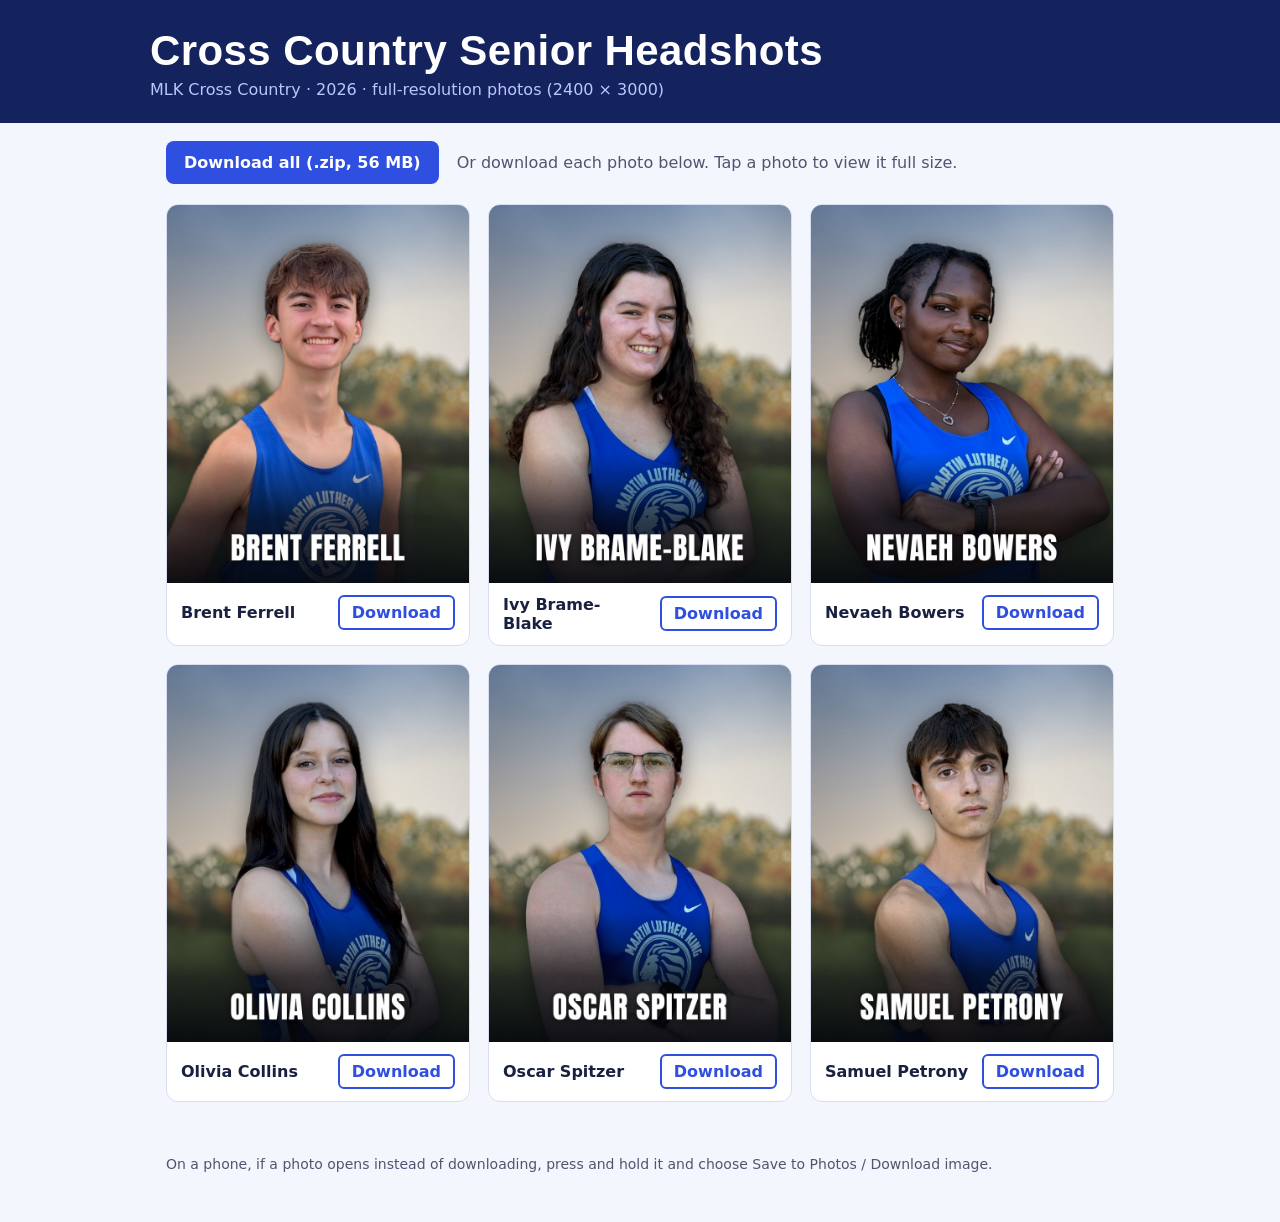
<file: portraits-x7k2q9/index.html>
<!doctype html>
<html lang="en">
<head>
<meta charset="utf-8">
<meta name="viewport" content="width=device-width, initial-scale=1">
<meta name="robots" content="noindex, nofollow, noarchive">
<title>Cross Country Senior Headshots</title>
<style>
:root{ --pine:#14225E; --clay:#2F4FE0; --soft:#B9C7FF; --bg:#f4f6fd; --ink:#1a2040; --line:#d8def2; }
@media (prefers-color-scheme: dark){ :root{ --bg:#0c1230; --ink:#eef1ff; --line:#2a356b; } }
*{ box-sizing:border-box; }
body{ margin:0; background:var(--bg); color:var(--ink); font-family:'Source Sans 3',system-ui,-apple-system,Segoe UI,sans-serif; }
header{ background:var(--pine); color:#fff; padding:28px 16px 24px; }
.wrap{ max-width:980px; margin:0 auto; padding:0 16px; }
header .wrap{ padding:0; }
h1{ font-family:'Oswald',Impact,sans-serif; font-weight:700; font-size:clamp(28px,6vw,42px); line-height:1.1; margin:0 0 6px; letter-spacing:.01em; }
header p{ margin:0; color:var(--soft); }
.bar{ display:flex; flex-wrap:wrap; align-items:center; gap:12px 18px; padding:18px 0 6px; }
.bar span{ color:inherit; opacity:.75; }
.btn{ border:0; font:inherit; font-weight:700; cursor:pointer; display:inline-block; background:var(--clay); color:#fff; text-decoration:none; font-weight:700; padding:12px 18px; border-radius:8px; }
.btn:hover{ background:var(--pine); }
.grid{ display:grid; grid-template-columns:repeat(auto-fill,minmax(250px,1fr)); gap:18px; padding:14px 0 40px; }
.card{ margin:0; background:#fff; border:1px solid var(--line); border-radius:12px; overflow:hidden; color:#1a2040; }
.card img{ display:block; width:100%; height:auto; }
figcaption{ display:flex; align-items:center; justify-content:space-between; gap:10px; padding:12px 14px; font-weight:700; }
.dl{ color:var(--clay); text-decoration:none; font-weight:700; border:2px solid var(--clay); border-radius:6px; padding:6px 12px; }
.dl:hover{ background:var(--clay); color:#fff; }
.note{ font-size:14px; opacity:.75; padding-bottom:36px; }
</style>
</head>
<body>
<header><div class="wrap">
  <h1>Cross Country Senior Headshots</h1>
  <p>MLK Cross Country &middot; 2026 &middot; full-resolution photos (2400 &times; 3000)</p>
</div></header>
<main class="wrap">
  <div class="bar">
    <button class="btn" id="dlAll" type="button">Download all (.zip, 56&nbsp;MB)</button>
    <span>Or download each photo below. Tap a photo to view it full size.</span>
  </div>
  <div class="grid">
    <figure class="card">
      <a href="brent-ferrell.png" target="_blank" rel="noopener"><img src="thumbs/brent-ferrell.jpg" alt="Brent Ferrell headshot" loading="lazy" width="720" height="900"></a>
      <figcaption><span>Brent Ferrell</span><a class="dl" href="brent-ferrell.png" download="brent-ferrell.png">Download</a></figcaption>
    </figure>
    <figure class="card">
      <a href="ivy-brame-blake.png" target="_blank" rel="noopener"><img src="thumbs/ivy-brame-blake.jpg" alt="Ivy Brame-Blake headshot" loading="lazy" width="720" height="900"></a>
      <figcaption><span>Ivy Brame-Blake</span><a class="dl" href="ivy-brame-blake.png" download="ivy-brame-blake.png">Download</a></figcaption>
    </figure>
    <figure class="card">
      <a href="nevaeh-bowers.png" target="_blank" rel="noopener"><img src="thumbs/nevaeh-bowers.jpg" alt="Nevaeh Bowers headshot" loading="lazy" width="720" height="900"></a>
      <figcaption><span>Nevaeh Bowers</span><a class="dl" href="nevaeh-bowers.png" download="nevaeh-bowers.png">Download</a></figcaption>
    </figure>
    <figure class="card">
      <a href="olivia-collins.png" target="_blank" rel="noopener"><img src="thumbs/olivia-collins.jpg" alt="Olivia Collins headshot" loading="lazy" width="720" height="900"></a>
      <figcaption><span>Olivia Collins</span><a class="dl" href="olivia-collins.png" download="olivia-collins.png">Download</a></figcaption>
    </figure>
    <figure class="card">
      <a href="oscar-spitzer.png" target="_blank" rel="noopener"><img src="thumbs/oscar-spitzer.jpg" alt="Oscar Spitzer headshot" loading="lazy" width="720" height="900"></a>
      <figcaption><span>Oscar Spitzer</span><a class="dl" href="oscar-spitzer.png" download="oscar-spitzer.png">Download</a></figcaption>
    </figure>
    <figure class="card">
      <a href="samuel-petrony.png" target="_blank" rel="noopener"><img src="thumbs/samuel-petrony.jpg" alt="Samuel Petrony headshot" loading="lazy" width="720" height="900"></a>
      <figcaption><span>Samuel Petrony</span><a class="dl" href="samuel-petrony.png" download="samuel-petrony.png">Download</a></figcaption>
    </figure>
  </div>
  <p class="note">On a phone, if a photo opens instead of downloading, press and hold it and choose Save to Photos / Download image.</p>
</main>
<script src="jszip.min.js"></script>
<script>
(function(){
  var btn=document.getElementById('dlAll'), label=btn.innerHTML;
  var files=[].map.call(document.querySelectorAll('a.dl'),function(a){ return a.getAttribute('href'); });
  btn.addEventListener('click',async function(){
    if(btn.disabled) return; btn.disabled=true;
    try{
      var zip=new JSZip(), n=0;
      for(var i=0;i<files.length;i++){
        btn.textContent='Preparing '+(i+1)+' of '+files.length+'\u2026';
        var r=await fetch(files[i]); if(!r.ok) throw new Error(r.status);
        zip.file(files[i], await r.blob()); n++;
      }
      btn.textContent='Building zip\u2026';
      var blob=await zip.generateAsync({type:'blob',compression:'STORE'});
      var a=document.createElement('a'); a.href=URL.createObjectURL(blob); a.download='MLK-XC-Senior-Headshots.zip';
      document.body.appendChild(a); a.click(); a.remove(); setTimeout(function(){ URL.revokeObjectURL(a.href); },60000);
      btn.textContent='Done \u2014 check your downloads';
    }catch(e){ btn.textContent='Could not build the zip \u2014 please download each photo below'; }
    setTimeout(function(){ btn.innerHTML=label; btn.disabled=false; },6000);
  });
})();
</script>
</body>
</html>
</file>
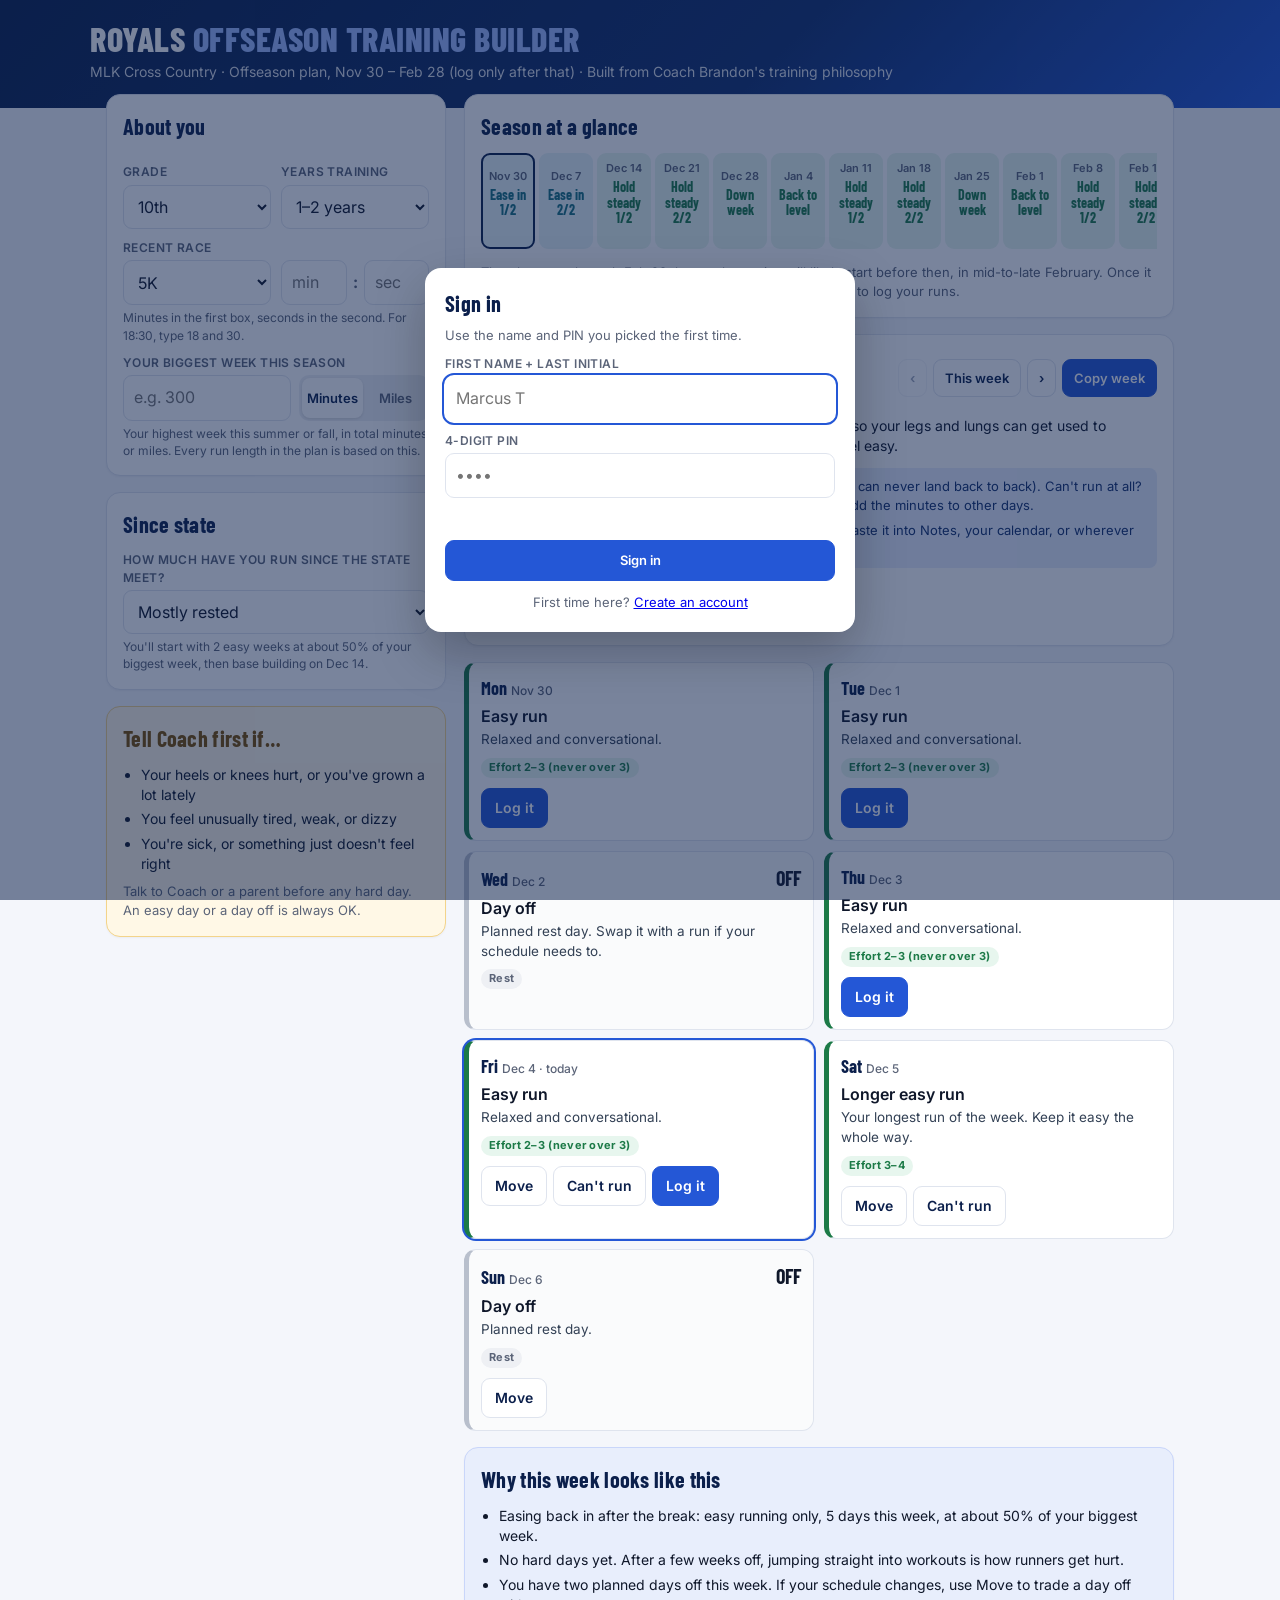
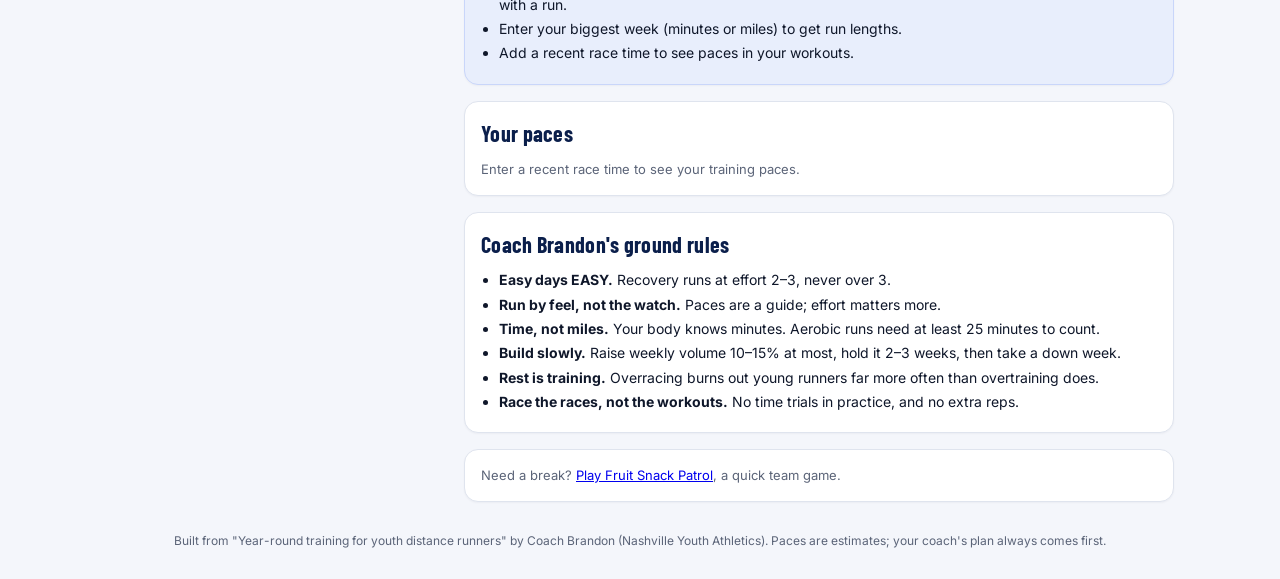
<file: training/index.html>
<!DOCTYPE html>
<html lang="en">
<head>
<meta charset="utf-8">
<meta name="viewport" content="width=device-width, initial-scale=1">
<title>Royals Offseason Training Builder</title>
<meta name="theme-color" content="#0b1f4b">
<meta name="apple-mobile-web-app-capable" content="yes">
<meta name="mobile-web-app-capable" content="yes">
<meta name="apple-mobile-web-app-title" content="Royals XC">
<meta name="application-name" content="Royals XC">
<link rel="apple-touch-icon" href="icon-180.png">
<link rel="icon" type="image/png" href="icon-180.png">
<link rel="preconnect" href="https://fonts.googleapis.com">
<link href="https://fonts.googleapis.com/css2?family=Barlow+Condensed:wght@600;700;800&family=Inter:wght@400;500;600;700&display=swap" rel="stylesheet">
<style>
  :root{
    --navy:#0b1f4b; --navy2:#13306e; --royal:#2457d6; --royal-l:#e8eefc;
    --ink:#0f172a; --muted:#5b6478; --line:#dfe4ee; --bg:#f4f6fb; --card:#fff;
    --easy:#e7f6ee; --easy-i:#1c7a47; --hard:#fdecec; --hard-i:#b42323;
    --long:#fff4e0; --long-i:#9a5b00; --off:#eef0f4; --off-i:#5b6478;
    --race:#ece8fd; --race-i:#5a3fc0; --act:#e6f4f7; --act-i:#17707f;
  }
  *{box-sizing:border-box}
  body{margin:0;font-family:Inter,system-ui,-apple-system,Segoe UI,sans-serif;color:var(--ink);background:var(--bg);line-height:1.45}
  header{background:linear-gradient(135deg,var(--navy),var(--navy2) 60%,var(--royal));color:#fff;padding:22px 18px 26px}
  .wrap{max-width:1100px;margin:0 auto;padding:0 16px}
  header .wrap{padding:0}
  h1{font-family:"Barlow Condensed",sans-serif;font-weight:800;letter-spacing:.5px;font-size:34px;margin:0;line-height:1}
  h1 span{color:#9fbaff}
  header p{margin:6px 0 0;opacity:.85;font-size:14px}
  h2{font-family:"Barlow Condensed",sans-serif;font-weight:700;font-size:22px;margin:0 0 10px;color:var(--navy);letter-spacing:.3px}
  .grid{display:grid;grid-template-columns:340px 1fr;gap:18px;margin:-14px auto 30px}
  @media (max-width:860px){.grid{grid-template-columns:1fr}}
  .card{background:var(--card);border:1px solid var(--line);border-radius:14px;padding:16px;box-shadow:0 1px 2px rgba(15,23,42,.04)}
  .stack{display:flex;flex-direction:column;gap:16px;min-width:0}
  label{display:block;font-size:12px;font-weight:600;color:var(--muted);margin:10px 0 4px;text-transform:uppercase;letter-spacing:.4px}
  input,select{width:100%;padding:10px 10px;border:1px solid var(--line);border-radius:9px;font:inherit;font-size:16px;background:#fff;color:var(--ink)}
  input:focus,select:focus{outline:2px solid var(--royal);outline-offset:1px;border-color:transparent}
  .row{display:grid;grid-template-columns:1fr 1fr;gap:10px}
  .hint{font-size:12px;color:var(--muted);margin-top:4px}
  .seg{display:flex;background:var(--off);border-radius:10px;padding:3px;gap:3px}
  .seg button{flex:1;border:0;background:transparent;padding:6px 4px;border-radius:8px;font:inherit;font-size:13px;font-weight:600;color:var(--muted);cursor:pointer}
  .seg button.on{background:#fff;color:var(--navy);box-shadow:0 1px 3px rgba(0,0,0,.12)}
  .race{display:flex;gap:10px;align-items:flex-start;padding:9px 0;border-bottom:1px solid var(--line)}
  .race:last-child{border-bottom:0}
  .race input[type=checkbox]{width:18px;height:18px;margin-top:2px;flex:none;accent-color:var(--royal)}
  .race .rn{font-weight:600;font-size:14px}
  .race .rd{font-size:12px;color:var(--muted)}
  .race select{margin-top:6px;padding:6px 8px;font-size:14px}
  .race .x{margin-left:auto;border:0;background:none;color:var(--muted);font-size:18px;cursor:pointer;line-height:1}
  .addrow{display:grid;grid-template-columns:1fr 1fr;gap:8px;margin-top:8px}
  .addrow input,.addrow select{font-size:14px;padding:7px 8px}
  .phase{display:flex;flex-wrap:wrap;align-items:center;gap:12px;justify-content:space-between}
  .badge{display:inline-block;background:var(--royal);color:#fff;font-family:"Barlow Condensed",sans-serif;font-weight:700;font-size:18px;padding:3px 12px;border-radius:999px;letter-spacing:.4px}
  .phase .meta{font-size:13px;color:var(--muted);margin-top:4px}
  .weeknav{display:flex;gap:6px;align-items:center}
  .btn{border:1px solid var(--line);background:#fff;border-radius:9px;padding:7px 11px;font:inherit;font-size:13px;font-weight:600;color:var(--navy);cursor:pointer}
  .btn:hover{border-color:var(--royal)}
  .btn.primary{background:var(--royal);color:#fff;border-color:var(--royal)}
  .btn:disabled{opacity:.4;cursor:default}
  .totals{display:flex;gap:18px;flex-wrap:wrap;margin-top:12px}
  .stat b{display:block;font-family:"Barlow Condensed",sans-serif;font-size:28px;color:var(--navy);line-height:1}
  .stat span{font-size:12px;color:var(--muted)}
  .strip{display:flex;gap:4px;overflow-x:auto;padding-bottom:4px}
  .wk{flex:1 0 54px;border:2px solid transparent;border-radius:9px;padding:6px 4px;text-align:center;cursor:pointer;font:inherit;background:var(--off)}
  .wk .d{font-size:11px;font-weight:600;color:var(--muted)}
  .wk .l{font-family:"Barlow Condensed",sans-serif;font-weight:700;font-size:14px;line-height:1.1;margin-top:2px}
  .wk .m{font-size:11px;color:var(--muted)}
  .wk.sel{border-color:var(--navy)}
  .wk.p-race{background:var(--race)} .wk.p-race .l{color:var(--race-i)}
  .wk.p-off{background:var(--off)} .wk.p-off .l{color:var(--off-i)}
  .wk.p-active{background:var(--act)} .wk.p-active .l{color:var(--act-i)}
  .wk.p-base{background:var(--easy)} .wk.p-base .l{color:var(--easy-i)}
  .wk.p-ease{background:var(--act)} .wk.p-ease .l{color:var(--act-i)}
  .wk.p-log{background:#f1f3f8} .wk.p-log .l{color:var(--muted)}
  .legend{display:flex;gap:12px;flex-wrap:wrap;font-size:12px;color:var(--muted);margin-top:8px}
  .legend i{display:inline-block;width:10px;height:10px;border-radius:3px;margin-right:4px;vertical-align:-1px}
  .days{display:grid;grid-template-columns:repeat(auto-fill,minmax(250px,1fr));gap:10px}
  .day{border:1px solid var(--line);border-radius:12px;padding:12px;background:#fff;border-left-width:5px}
  .day.today{box-shadow:0 0 0 2px var(--royal)}
  .day .top{display:flex;justify-content:space-between;align-items:baseline;gap:8px}
  .day .dn{font-family:"Barlow Condensed",sans-serif;font-weight:700;font-size:18px;color:var(--navy)}
  .day .dt{font-size:12px;color:var(--muted);font-family:Inter,sans-serif;font-weight:500}
  .day .min{font-family:"Barlow Condensed",sans-serif;font-weight:700;font-size:20px}
  .day .ttl{font-weight:600;margin:4px 0 2px}
  .day .det{font-size:13.5px;color:#334155}
  .day .ex{font-size:13px;color:var(--royal);margin-top:4px}
  .chip{display:inline-block;font-size:11px;font-weight:700;padding:2px 8px;border-radius:999px;margin-top:8px;letter-spacing:.3px}
  .k-easy{border-left-color:var(--easy-i)} .k-easy .chip{background:var(--easy);color:var(--easy-i)}
  .k-hard{border-left-color:var(--hard-i)} .k-hard .chip{background:var(--hard);color:var(--hard-i)}
  .k-long{border-left-color:var(--long-i)} .k-long .chip{background:var(--long);color:var(--long-i)}
  .k-off{border-left-color:#b8bfcc;background:#fafbfc} .k-off .chip{background:var(--off);color:var(--off-i)}
  .k-act{border-left-color:var(--act-i)} .k-act .chip{background:var(--act);color:var(--act-i)}
  .k-race{border-left-color:var(--race-i)} .k-race .chip{background:var(--race);color:var(--race-i)}
  table{width:100%;border-collapse:collapse;font-size:14px}
  th,td{text-align:left;padding:7px 6px;border-bottom:1px solid var(--line)}
  th{font-size:11px;text-transform:uppercase;letter-spacing:.4px;color:var(--muted)}
  td.n{font-variant-numeric:tabular-nums;font-weight:600}
  ul{margin:0;padding-left:18px} li{margin:4px 0;font-size:14px}
  .warn{background:#fff8e6;border:1px solid #f3d48a}
  .warn h2{color:#7a4d00}
  .muted{color:var(--muted);font-size:13px}
  .info{background:var(--royal-l);border:1px solid #c9d6fa}
  .toast{position:fixed;bottom:18px;left:50%;transform:translateX(-50%);background:var(--navy);color:#fff;padding:9px 16px;border-radius:999px;font-size:14px;opacity:0;transition:opacity .2s;pointer-events:none}
  .toast.show{opacity:1}
  .hdr{display:flex;justify-content:space-between;align-items:flex-end;gap:12px;flex-wrap:wrap}
  .acct{font-size:13px;text-align:right}
  .acct b{font-weight:600}
  .acct button{background:rgba(255,255,255,.15);color:#fff;border:1px solid rgba(255,255,255,.35);border-radius:8px;padding:4px 9px;font:inherit;font-size:12px;cursor:pointer;margin-left:6px}
  .sync{display:block;font-size:11.5px;opacity:.8;margin-top:3px}
  .acts{display:flex;gap:6px;flex-wrap:wrap;margin-top:10px}
  .acts button{border:1px solid var(--line);background:#fff;border-radius:9px;padding:9px 13px;min-height:40px;font:inherit;font-size:14px;font-weight:600;color:var(--navy);cursor:pointer}
  .acts button.log{background:var(--royal);border-color:var(--royal);color:#fff}
  .logged{margin-top:8px;font-size:13px;font-weight:600;color:var(--easy-i);background:var(--easy);border-radius:8px;padding:5px 8px}
  .logged.hurt{color:var(--hard-i);background:var(--hard)}
  .moved{font-size:11px;font-weight:700;color:var(--royal);margin-left:6px}
  .ov{position:fixed;inset:0;background:rgba(11,31,75,.55);display:none;align-items:center;justify-content:center;padding:16px;z-index:50}
  .ov.show{display:flex}
  .modal{background:#fff;border-radius:16px;max-width:430px;width:100%;padding:20px;max-height:90vh;overflow:auto;box-shadow:0 20px 50px rgba(0,0,0,.25)}
  .modal h2{margin-bottom:6px}
  .opt{display:block;width:100%;text-align:left;border:1px solid var(--line);background:#fff;border-radius:10px;padding:10px 12px;margin-top:8px;font:inherit;font-size:14px;cursor:pointer}
  .opt:hover{border-color:var(--royal)}
  .opt[disabled]{opacity:.5;cursor:default}
  .opt small{display:block;color:var(--muted);font-size:12px}
  .err{color:var(--hard-i);font-size:13px;margin-top:8px;min-height:18px}
  .mrow{display:flex;gap:8px;margin-top:16px}
  .mrow .btn{flex:1;padding:10px}
  .banner{background:#fff8e6;border-bottom:1px solid #f3d48a;color:#7a4d00;font-size:13px;text-align:center;padding:7px 12px;display:none}
  .banner.show{display:block}
  .check{display:flex;align-items:center;gap:8px;margin-top:12px;font-size:14px;font-weight:600}
  .check input{width:18px;height:18px;accent-color:var(--hard-i)}
  textarea{width:100%;padding:9px 10px;border:1px solid var(--line);border-radius:9px;font:inherit;font-size:16px;min-height:70px;resize:vertical}
  .stat.small b{font-size:20px;padding-top:6px}
  .tips{margin-top:12px;background:var(--royal-l);border-left:4px solid var(--royal);border-radius:8px;padding:9px 12px;font-size:13px;line-height:1.45;color:var(--navy2)}
  .tips p{margin:0}
  .tips p + p{margin-top:6px}
  .tips p:empty{display:none}
  .tips b{color:var(--navy)}
  .btn{min-height:38px}
  .banner.show + .grid{margin-top:14px}
  .editinfo{display:none}
  @media (max-width:860px){
    header{padding:18px 16px 24px}
    h1{font-size:28px}
    header p{font-size:13px}
    .grid.ready > .stack:last-child{order:-1}
    .grid.ready .editinfo{display:inline-flex;align-items:center}
    .weeknav{flex-wrap:wrap}
    .modal{padding:18px;border-radius:14px}
    .ov{align-items:flex-end;padding:0}
    .modal{max-width:none;border-radius:16px 16px 0 0;max-height:88vh}
  }
  footer{text-align:center;font-size:12px;color:var(--muted);padding:0 16px 30px}
</style>
</head>
<body>
<header>
  <div class="wrap hdr">
    <div>
      <h1>ROYALS <span>OFFSEASON TRAINING BUILDER</span></h1>
      <p>MLK Cross Country · Offseason plan, Nov 30 – Feb 28 (log only after that) · Built from Coach Brandon's training philosophy</p>
    </div>
    <div class="acct" id="acct"></div>
  </div>
</header>
<div class="banner" id="banner"></div>

<div class="wrap grid">
  <!-- LEFT -->
  <div class="stack" id="infoCol">
    <div class="card">
      <h2>About you</h2>
      <div class="row">
        <div>
          <label for="grade">Grade</label>
          <select id="grade">
            <option value="9">9th</option><option value="10">10th</option>
            <option value="11">11th</option><option value="12">12th</option>
          </select>
        </div>
        <div>
          <label for="tage">Years training</label>
          <select id="tage">
            <option value="new">First season</option>
            <option value="mid">1–2 years</option>
            <option value="adv">3+ years</option>
          </select>
        </div>
      </div>
      <label>Recent race</label>
      <div class="row">
        <select id="event">
          <option value="5000">5K</option>
          <option value="2mi">2 mile</option>
          <option value="3200">3200 m</option>
          <option value="1600">1600 m</option>
          <option value="mile">Mile</option>
        </select>
        <div style="display:grid;grid-template-columns:1fr auto 1fr;gap:6px;align-items:center">
          <input id="tMin" type="number" inputmode="numeric" min="0" max="99" placeholder="min" aria-label="Minutes">
          <b style="color:var(--muted)">:</b>
          <input id="tSec" type="number" inputmode="numeric" min="0" max="59" placeholder="sec" aria-label="Seconds">
        </div>
      </div>
      <div class="hint">Minutes in the first box, seconds in the second. For 18:30, type 18 and 30.</div>
      <label for="peak">Your biggest week this season</label>
      <div style="display:grid;grid-template-columns:1fr 130px;gap:8px">
        <input id="peak" type="number" min="0" step="any" placeholder="e.g. 300">
        <div class="seg" id="unit"><button data-v="min">Minutes</button><button data-v="mi">Miles</button></div>
      </div>
      <div class="hint" id="peakHint">Your highest week this summer or fall, in total minutes or miles. Every run length in the plan is based on this.</div>
    </div>

    <div class="card">
      <h2>Since state</h2>
      <label for="since">How much have you run since the state meet?</label>
      <select id="since">
        <option value="rested">Mostly rested</option>
        <option value="some">Some easy runs</option>
        <option value="regular">Kept running regularly</option>
      </select>
      <div class="hint" id="sinceHint">This sets how gently your plan starts on Nov 30.</div>
    </div>

    <div class="card warn">
      <h2>Tell Coach first if…</h2>
      <ul>
        <li>Your heels or knees hurt, or you've grown a lot lately</li>
        <li>You feel unusually tired, weak, or dizzy</li>
        <li>You're sick, or something just doesn't feel right</li>
      </ul>
      <p class="muted" style="margin:8px 0 0">Talk to Coach or a parent before any hard day. An easy day or a day off is always OK.</p>
    </div>
  </div>

  <!-- RIGHT -->
  <div class="stack">
    <div class="card">
      <h2>Season at a glance</h2>
      <div class="strip" id="strip"></div>
      <p class="muted" style="margin:10px 0 0">The plan runs through Feb 28, but track practice will likely start before then, in mid-to-late February. Once it does, follow your track workouts. You can still use this then to log your runs.</p>
    </div>

    <div class="card">
      <div class="phase">
        <div>
          <span class="badge" id="phaseName">—</span>
          <div class="meta" id="phaseMeta"></div>
        </div>
        <div class="weeknav">
          <button class="btn" id="prev" aria-label="Previous week">‹</button>
          <button class="btn" id="thisWk">This week</button>
          <button class="btn" id="next" aria-label="Next week">›</button>
          <button class="btn primary" id="copy">Copy week</button>
          <button class="btn editinfo" id="editInfo">My info</button>
        </div>
      </div>
      <p id="phaseBlurb" style="margin:10px 0 0;font-size:14px"></p>
      <div class="tips">
        <p id="flexHint"></p>
        <p><b>Copy week</b> copies this week's plan as text, so you can paste it into Notes, your calendar, or wherever you want.</p>
      </div>
      <div class="totals" id="totals"></div>
    </div>

    <div class="days" id="days"></div>

    <div class="card info">
      <h2>Why this week looks like this</h2>
      <ul id="why"></ul>
    </div>

    <div class="card">
      <h2>Your paces</h2>
      <div id="paces"></div>
    </div>

    <div class="card">
      <h2>Coach Brandon's ground rules</h2>
      <ul>
        <li><b>Easy days EASY.</b> Recovery runs at effort 2–3, never over 3.</li>
        <li><b>Run by feel, not the watch.</b> Paces are a guide; effort matters more.</li>
        <li><b>Time, not miles.</b> Your body knows minutes. Aerobic runs need at least 25 minutes to count.</li>
        <li><b>Build slowly.</b> Raise weekly volume 10–15% at most, hold it 2–3 weeks, then take a down week.</li>
        <li><b>Rest is training.</b> Overracing burns out young runners far more often than overtraining does.</li>
        <li><b>Race the races, not the workouts.</b> No time trials in practice, and no extra reps.</li>
      </ul>
    </div>

    <div class="card">
      <p class="muted" style="margin:0">Need a break? <a href="../fruit-snack-patrol.html">Play Fruit Snack Patrol</a>, a quick team game.</p>
    </div>
  </div>
</div>

<footer>Built from "Year-round training for youth distance runners" by Coach Brandon (Nashville Youth Athletics). Paces are estimates; your coach's plan always comes first.</footer>
<div class="toast" id="toast"></div>
<div class="ov" id="ov"><div class="modal" id="modal" role="dialog" aria-modal="true"></div></div>

<script>
(function(){
  // Paste the Google Apps Script web app URL here. Leave empty to run without saving to the team Sheet.
  const API_URL = "https://script.google.com/macros/s/AKfycbyN1mjMVPhzrtuq2PAAvXBDLstGLhq-Xjg35bJGu5bC55Ksp9wz_vgMCnXfyFlCyE2B/exec";
  const $ = id => document.getElementById(id);
  const DAYS=["Mon","Tue","Wed","Thu","Fri","Sat","Sun"];
  const DIST={"1600":1600,"mile":1609.34,"3200":3200,"2mi":3218.69,"5000":5000};
  const D = (y,m,d) => new Date(y,m-1,d);
  const START=D(2026,11,30), END=D(2027,2,28), LOG_END=D(2027,5,31), STATE=D(2026,11,7);   // plan ends at END; days after END (through LOG_END) are log-only
  const OFF_DAYS=10, ACTIVE_DAYS=14;
  const RACES=[
    {id:"rl",   name:"Running Lane XC Championships", date:"2026-12-05", dist:"5k"}
  ];
  const TURKEY_DAYS=[["2026-11-26","Thu, Nov 26 (Thanksgiving)"],["2026-11-27","Fri, Nov 27"],["2026-11-28","Sat, Nov 28"],["2026-11-29","Sun, Nov 29"]];

  // ---------- state ----------
  let S={grade:"10",tage:"mid",event:"5000",time:"",peak:"",unit:"min",races:{},turkey:false,turkeyDay:"2026-11-26",custom:[],weeks:{},since:"rested"};
  const BLANK=JSON.parse(JSON.stringify(S));
  try{ const s=JSON.parse(localStorage.getItem("royalsTB2")||"null"); if(s) S=Object.assign(S,s); }catch(e){}
  let LOGS={}; try{ LOGS=JSON.parse(localStorage.getItem("royalsLogs")||"{}")||{}; }catch(e){}
  let SESS=null; try{ SESS=JSON.parse(localStorage.getItem("royalsSess")||"null"); }catch(e){}
  const saveLocal=()=>{ try{ localStorage.setItem("royalsTB2",JSON.stringify(S)); localStorage.setItem("royalsLogs",JSON.stringify(LOGS)); }catch(e){} };
  let saveTimer=null;
  const save=()=>{ saveLocal(); if(API_URL && SESS){ clearTimeout(saveTimer); setSync("Saving…"); saveTimer=setTimeout(pushSettings,1200); } };

  // ---------- date helpers ----------
  const parseISO=s=>{ const [y,m,d]=s.split("-").map(Number); return new Date(y,m-1,d); };
  const iso=d=>d.getFullYear()+"-"+String(d.getMonth()+1).padStart(2,"0")+"-"+String(d.getDate()).padStart(2,"0");
  const addDays=(d,n)=>{ const x=new Date(d); x.setDate(x.getDate()+n); return x; };
  const dayDiff=(a,b)=>Math.round((a-b)/864e5);
  const mondayOf=d=>{ const x=new Date(d.getFullYear(),d.getMonth(),d.getDate()); x.setDate(x.getDate()-((x.getDay()+6)%7)); return x; };
  const short=d=>d.toLocaleDateString(undefined,{month:"short",day:"numeric"});
  const today=(()=>{ const n=new Date(); return new Date(n.getFullYear(),n.getMonth(),n.getDate()); })();

  // ---------- paces ----------
  function parseTime(s){ if(!s) return null; s=String(s).trim(); if(!s) return null;
    if(!s.includes(":")){ const m=s.match(/^(\d{1,2})[.,\s](\d{1,2})$/); if(m) s=m[1]+":"+m[2].padStart(2,"0"); }
    const p=s.split(":").map(Number); if(p.some(isNaN)) return null; let t=0; for(const v of p) t=t*60+v; return t>0?t:null; }
  function fmt(sec){ sec=Math.round(sec); const m=Math.floor(sec/60), s=sec%60; return m+":"+String(s).padStart(2,"0"); }
  let P=null;
  // Coach: show a 5–10 minute range instead of one number (5-min range under 60 min, 10-min range at 60+)
  function band(x){ if(!x || !x.min || x.kind==="off" || x.kind==="race") return null;
    const w = x.min>=60 ? 10 : 5; const lo=Math.max(25, Math.floor((x.min-w/2)/5)*5); return [lo, lo+w]; }
  const bandTxt = x => { const b=band(x); return b ? `${b[0]}–${b[1]} min` : (x&&x.min? x.min+" min" : ""); };
  function weekBand(ds){ let lo=0, hi=0; ds.forEach(x=>{ if(!x||!x.min) return; const b=band(x); if(b){ lo+=b[0]; hi+=b[1]; } else { lo+=x.min; hi+=x.min; } }); return [lo,hi]; }
  // Tinman's Running Calculator (finalsurge.com/tinman-calculator), 5K input, every 30 s from 14:30 to 30:00.
  // Columns: 5K sec, eq 800, eq mile, eq 3000, eq 2 mi, eq 5K, eq 10K, easy slow/fast, recovery slow/fast, CV slow/fast, tempo slow/fast (paces in sec per mile)
  const TIN=[[870,116,256.2,506.8,545.9,870,1811.3,417.5,390.7,466.4,432.4,299.2,292.6,338.1,321.3],[900,120,265,524.2,564.8,900,1873.8,431.1,403.5,481.6,446.5,309,302.2,349.2,331.7],[930,124.1,273.9,541.7,583.6,930,1936.2,444.7,416.2,496.8,460.6,318.7,311.7,360.2,342.2],[960,128.1,282.7,559.2,602.4,960,1998.7,458.2,428.9,511.9,474.7,328.4,321.2,371.2,352.6],[990,132.1,291.5,576.7,621.2,990,2061.1,471.8,441.6,527.1,488.7,338.2,330.7,382.1,363.1],[1020,136.1,300.4,594.1,640.1,1020,2123.6,485.3,454.2,542.2,502.7,347.8,340.2,393.1,373.5],[1050,140.1,309.2,611.6,658.9,1050,2186.1,498.8,466.9,557.2,516.7,357.5,349.6,404,383.8],[1080,144.1,318,629.1,677.7,1080,2248.5,512.2,479.5,572.3,530.6,367.2,359.1,414.9,394.2],[1110,148.1,326.9,646.6,696.5,1110,2311,525.7,492.1,587.3,544.6,376.8,368.5,425.8,404.6],[1140,152.1,335.7,664,715.4,1140,2373.4,539.1,504.6,602.3,558.5,386.4,377.9,436.7,414.9],[1170,156.1,344.5,681.5,734.2,1170,2435.9,552.5,517.2,617.3,572.4,396,387.3,447.6,425.2],[1200,160.1,353.4,699,753,1200,2498.4,565.9,529.7,632.3,586.2,405.6,396.7,458.4,435.5],[1230,164.1,362.2,716.5,771.8,1230,2560.8,579.3,542.2,647.2,600.1,415.2,406.1,469.2,445.8],[1260,168.1,371,733.9,790.7,1260,2623.3,592.6,554.7,662.1,613.9,424.8,415.4,480,456.1],[1290,172.1,379.9,751.4,809.5,1290,2685.7,606,567.2,677,627.7,434.4,424.8,490.8,466.3],[1320,176.1,388.7,768.9,828.3,1320,2748.2,619.3,579.7,691.9,641.5,443.9,434.1,501.6,476.6],[1350,180.1,397.5,786.4,847.1,1350,2810.7,632.6,592.1,706.7,655.3,453.4,443.4,512.4,486.8],[1380,184.1,406.4,803.8,866,1380,2873.1,645.9,604.5,721.6,669.1,463,452.7,523.2,497.1],[1410,188.1,415.2,821.3,884.8,1410,2935.6,659.1,617,736.4,682.8,472.5,462,533.9,507.3],[1440,192.1,424,838.8,903.6,1440,2998,672.4,629.4,751.2,696.5,482,471.3,544.6,517.5],[1470,196.1,432.9,856.3,922.4,1470,3060.5,685.6,641.7,766,710.2,491.4,480.6,555.3,527.6],[1500,200.1,441.7,873.7,941.3,1500,3122.9,698.8,654.1,780.8,723.9,500.9,489.8,566.1,537.8],[1530,204.1,450.5,891.2,960.1,1530,3185.4,712,666.5,795.5,737.6,510.4,499.1,576.7,548],[1560,208.1,459.4,908.7,978.9,1560,3247.9,725.2,678.8,810.2,751.2,519.8,508.3,587.4,558.1],[1590,212.1,468.2,926.2,997.7,1590,3310.3,738.4,691.1,824.9,764.9,529.3,517.6,598.1,568.2],[1620,216.1,477,943.6,1016.6,1620,3372.8,751.5,703.5,839.6,778.5,538.7,526.8,608.7,578.4],[1650,220.1,485.9,961.1,1035.4,1650,3435.2,764.7,715.8,854.3,792.1,548.1,536,619.4,588.5],[1680,224.1,494.7,978.6,1054.2,1680,3497.7,777.8,728,869,805.7,557.5,545.2,630,598.6],[1710,228.1,503.5,996.1,1073.1,1710,3560.2,790.9,740.3,883.6,819.3,566.9,554.4,640.7,608.7],[1740,232.1,512.4,1013.5,1091.9,1740,3622,804,752.6,898.3,832.9,576.3,563.6,651.3,618.8],[1770,236.1,521.2,1031,1110.7,1770,3685,817.1,764.8,912.9,846.4,585.7,572.8,661.9,628.8],[1800,240.1,530,1048.5,1129.5,1800,3747,830.2,777.1,927.5,860,595.1,581.9,672.5,638.9]];
  const AEROBIC_FLOOR=420; // Coach: no aerobic run faster than 7:00/mi
  function tin(col,t5){ const R=TIN; let i=0; while(i<R.length-2 && R[i+1][0]<t5) i++;
    const a=R[i], b=R[i+1], f=(t5-a[0])/(b[0]-a[0]); return a[col]+(b[col]-a[col])*f; }
  // race time -> Tinman 5K equivalent (ratios from the same calculator)
  const TO5K={"5000":1,"mile":0.29446,"1600":0.29252,"2mi":0.62749,"3200":0.62364};
  function makePaces(){
    const t=parseTime(S.time); if(!t) return null;
    const t5=t/(TO5K[S.event]||1);
    const race={"800":[1,800],"mile":[2,1609.34],"3k":[3,3000],"2mi":[4,3218.69],"5k":[5,5000],"10k":[6,10000]}; const o={};
    for(const k in race){ const [c,d]=race[k]; o[k]={ppm:tin(c,t5)/d}; }
    const cv=(tin(11,t5)+tin(12,t5))/2; o.cv={ppm:cv/1609.34};
    // Aerobic band (option B, Coach-approved caution): fast end of Tinman easy -> fast end of Tinman recovery, never faster than 7:00
    const eF=Math.max(AEROBIC_FLOOR,tin(8,t5)), eS=Math.max(eF+15,tin(10,t5));
    o.easy=[eF,eS]; o.rec=[tin(10,t5),tin(9,t5)]; o.t5=t5;
    o.easyMile=(eF+eS)/2; return o;
  }
  const paceRange=r=>`${fmt(r[0])}–${fmt(r[1])}/mi`;
  const pz=k=>P?` (${fmt(P[k].ppm*1609.34)}/mi · ${fmt(P[k].ppm*400)} per 400)`:"";
  const sp=(m,k)=>P?` (~${fmt(P[k].ppm*m)} each)`:"";
  const RPNAME={"5k":"5K","2mi":"2-mile","mile":"mile"};
  const AERDET=(base)=> (base||"Conversational pace.") + (P?` About ${paceRange(P.easy)}, or slower.`:"");
  const RECDET=()=> "Very easy. Keep it short." + (P?` About ${paceRange(P.rec)}.`:"");

  // ---------- workout pieces ----------
  const E={rec:"Effort 2–3 (never over 3)",aer:"Effort 3–4",longProg:"Effort 4 → 7 by the last 10 min",tempo:"Effort 7–8",prog:"Effort 2–3 → 7–8",rp:"Race-pace work",cap:"98% — hard, not all-out",race:"Race day",off:"Rest",act:"Optional · effort 2–3"};
  const HILLS="+ hill striders after: 6–8 × ~20 sec up a gentle (4–5%) hill at mile-race effort, walk/jog down";
  const STRIDES=()=>"+ 6–10 striders: 70–100 m at mile race pace"+(P?` (~${fmt(P.mile.ppm*100)} per 100 m)`:"")+", full recovery";
  const WUCD=" Warm up and cool down 10–15 min each.";

  // ---------- races ----------
  function chosenRaces(){
    const list=[];
    RACES.forEach(r=>{ if(S.races[r.id]) list.push({name:r.name,date:parseISO(r.date),dist:r.dist}); });
    (S.custom||[]).forEach(c=>{ if(c.on!==false && c.date) list.push({name:c.name||"Race",date:parseISO(c.date),dist:c.dist||"5k"}); });
    return list.filter(r=>r.date>=START && r.date<=END).sort((a,b)=>a.date-b.date);
  }

  // ---------- day rules ----------
  const isHard = x => !!x && (x.kind==="hard" || x.kind==="long" || !!x.long || x.kind==="race");
  const isLocked = x => !x || x.kind==="race" || x.ttl==="Shakeout" || x.phase==="off" || x.phase==="active" || x.phase==="log" || /Thanksgiving/.test(x.ttl||"");

  // ---------- plan engine ----------
  const DEFAULT_EASY=8.5*60; // sec/mile if no race time
  function peakMinutes(){
    const v=+S.peak||0; if(S.unit!=="mi") return v;
    const pace=P?P.easyMile:DEFAULT_EASY; return Math.round(v*pace/60/5)*5;
  }
  const isNewer = () => S.tage==="new" || String(S.grade)==="9";
  const ceilPct = () => isNewer() ? 1.05 : 1.10;   // Coach: top out 5–10% above last season's max
  function startLevel(){ const base={rested:0,some:1,regular:2}[S.since||"rested"]; let lv=Math.min(2, base + (S.tage==="adv"?1:0)); if(isNewer()) lv=Math.min(lv,1); return lv; }
  function plan(){
    P=makePaces();
    const peak=peakMinutes();
    const races=[], last=STATE, offEnd=STATE, activeEnd=STATE, turkey=null;
    const baseStart=new Date(START);
    const r5=x=>Math.round(x/5)*5;
    const days={};

    // pass 2: base weeks (Mon–Sun)
    const inc = S.tage==="adv"?0.15:0.10;
    const HOLD = 2;   // manual: hold a new level 2–3 weeks; 2 so everyone reaches the ceiling by Feb 28
    const lv=startLevel();               // 0 = mostly rested, 1 = some easy runs, 2 = kept running
    const startPct=[0.5,0.6,0.7][lv], easeWeeks = lv===2 ? 0 : 2;
    let v=peak*startPct, L=peak, ph="ramp", hold=0, k=0, prevPlanned=0;
    const weekInfo={};
    for(let m=new Date(baseStart); m<=END; m=addDays(m,7), k++){
      let T,label,note;
      if(k<easeWeeks){
        if(k>0) v=v*1.10; T=Math.round(v/5)*5; label=`Ease in ${k+1}/2`;
        note = k===0 ? `Easing back in after the break: easy running only, 5 days this week, at about ${Math.round(startPct*100)}% of your biggest week.`
                     : "Still easing in: a little more running, plus one day of relaxed strides. Workouts start next week.";
        const ease=[
          {kind:"easy",flex:true,w:1,ttl:"Easy run",det:AERDET("Relaxed and conversational."),eff:E.rec},
          {kind:"easy",flex:true,w:1,ttl:"Easy run",det:AERDET("Relaxed and conversational."),eff:E.rec},
          {kind:"off",fixed:0,ttl:"Day off",det:"Planned rest day. Swap it with a run if your schedule needs to.",eff:E.off},
          {kind:"easy",flex:true,w:1,ttl:"Easy run",det:AERDET("Relaxed and conversational."),ex:k===1?STRIDES():"",eff:E.rec},
          {kind:"easy",flex:true,w:1,ttl:"Easy run",det:AERDET("Relaxed and conversational."),eff:E.rec},
          {kind:"easy",flex:true,w:1.3,ttl:"Longer easy run",det:AERDET("Your longest run of the week. Keep it easy the whole way."),eff:E.aer},
          {kind:"off",fixed:0,ttl:"Day off",det:"Planned rest day.",eff:E.off}
        ].map(o=>Object.assign({},o));
        if(T>0){ const flex=ease.filter(o=>o.flex), sw=flex.reduce((a,o)=>a+o.w,0);
          flex.forEach(o=>o.min=r5(Math.min(80,Math.max(25,T*o.w/sw)))); ease.forEach(o=>{ if(o.min==null) o.min=o.fixed||0; }); prevPlanned=ease.reduce((t,o)=>t+(o.min||0),0); }
        ease.forEach((o,i)=>{ const dd=addDays(m,i); o.phase="ease"; o.date=dd; days[iso(dd)]=o; });
        weekInfo[iso(m)]={T,label,note};
        continue;
      }
      if(ph==="ramp"){ if(k>0) v=Math.min((k===easeWeeks&&prevPlanned?prevPlanned:v)*(1+inc),L); T=v; label="Build";
        note= k===0 ? `First week back. You start at about ${Math.round(startPct*100)}% of your biggest week and build up from there.`
            : k===easeWeeks ? `Base building starts: workouts, hills, and a long run, with volume up about ${Math.round(inc*100)}% from last week.`
            : `Build week: up to ${Math.round(inc*100)}% more than last week.`;
        if(v>=L-0.5){ ph="hold"; hold=1; label=`Hold steady 1/${HOLD}`; note=`You're back to your biggest week. Hold it here for ${HOLD} weeks.`; } }
      else if(ph==="hold"){ hold++; T=L; label=`Hold steady ${hold}/${HOLD}`; note=`Same volume as last week, week ${hold} of ${HOLD} at this level.`; if(hold>=HOLD) ph="down"; }
      else if(ph==="down"){ T=L*0.9; label="Down week"; note="Down week: about 10% less, and a full day off. Get ready for a new high."; ph="return"; }
      else { T=L; const cap=peak*ceilPct(), next=Math.min(L*1.10,cap);
        label="Back to level"; note = next>L+0.5 ? "Back up to your previous high. Next week sets a new personal best." : `Back up to your top level. You've reached your offseason ceiling (about ${Math.round((ceilPct()-1)*100)}% above your biggest XC week), so you'll hold here from now on.`;
        L=next; ph="hold"; hold=0; }
      T=Math.round(T/5)*5;
      const down=label==="Down week";
      const variants=[
        {kind:"hard",flex:true,w:1.1,ttl:"Progression run",det:"Start easy and get a little faster the whole way. Finish the last 20% strong.",eff:E.prog},
        {kind:"hard",flex:true,w:1.1,ttl:"Fartlek (speed play)",det:"\"Fartlek\" is Swedish for \"speed play\": an easy run with fast bursts mixed in. Do 8–10 hard surges at 2-mile/5K race effort. Pick a light pole or mailbox, run hard to it, then settle back to easy until you've recovered.",eff:"Easy + surges"}
      ];
      if(S.tage==="adv"){ const len=[20,25,30][k%3]; variants.push({kind:"hard",fixed:len+25,ttl:"Tempo run",det:`${len} min at a comfortably hard effort. Run by feel and don't chase a pace.`+WUCD,eff:E.tempo}); }
      const tpl=[
        {kind:"easy",flex:true,w:1,ttl:"Aerobic run",det:AERDET(),ex:STRIDES(),eff:E.aer},
        {kind:"easy",flex:true,w:1,ttl:"Aerobic run",det:AERDET(),eff:E.aer},
        variants[k%variants.length],
        down?{kind:"off",fixed:0,ttl:"Day off",det:"Your planned day off. High schoolers take one about every 3–4 weeks.",eff:E.off}
            :{kind:"easy",fixed:25,ttl:"Recovery run",det:RECDET(),eff:E.rec},
        {kind:"easy",flex:true,w:1,ttl:"Aerobic run",det:AERDET("Conversational pace, the day before your long run."),ex:HILLS,eff:E.aer},
        {kind:"long",long:true,ttl:"Long run",det:"Start relaxed and build to a steady effort."+(P?` Start around ${fmt(P.easy[1])}/mi.`:""),eff:E.longProg},
        {kind:"easy",flex:true,w:1,ttl:"Aerobic run",det:AERDET(),eff:E.aer}
      ].map(o=>Object.assign({},o));
      // lower-volume weeks: fewer, full-length runs instead of many too-short ones
      if(T>0 && T<200 && tpl[3].kind!=="off") tpl[3]={kind:"off",fixed:0,ttl:"Day off",det:"A planned day off, so the rest of your runs can be full length (25+ minutes).",eff:E.off};
      if(T>0 && T<160) tpl[6]={kind:"off",fixed:0,ttl:"Day off",det:"A planned day off, so the rest of your runs can be full length (25+ minutes).",eff:E.off};
      // holidays
      tpl.forEach((o,i)=>{ const dd=addDays(m,i); if(iso(dd)==="2026-12-25"){ tpl[i]={kind:"off",fixed:0,ttl:"Merry Christmas",det:"Day off. Enjoy it.",eff:E.off}; } });
      if(T>0){
        const lr=tpl.find(o=>o.long); const lm=r5(Math.min(120,Math.max(25,T*0.2))); lr.min=lm; lr.det="About 20% of your week. "+lr.det;
        const fixed=tpl.reduce((a,o)=>a+(o.fixed||0),0);
        const flex=tpl.filter(o=>o.flex), sw=flex.reduce((a,o)=>a+o.w,0), rem=T-fixed-lm;
        flex.forEach(o=>o.min=r5(Math.min(90,Math.max(25,rem*o.w/sw))));
        tpl.forEach(o=>{ if(o.min==null) o.min=o.fixed||0; });
      }
      tpl.forEach((o,i)=>{ const dd=addDays(m,i); if(dd>END) return; o.phase="base"; o.date=dd; days[iso(dd)]=o; });
      weekInfo[iso(m)]={T,label,note};
    }
    return {days,races,last,offEnd,activeEnd,baseStart,weekInfo,turkey};
  }

  // ---------- weeks ----------
  const MONDAYS=[]; for(let m=mondayOf(START); m<=LOG_END; m=addDays(m,7)) MONDAYS.push(new Date(m));
  let wi=Math.max(0,Math.min(MONDAYS.length-1, MONDAYS.findIndex(m=>dayDiff(today,m)>=0&&dayDiff(today,m)<7)));
  if(wi<0) wi=0;
  if(today>addDays(LOG_END,6)) wi=MONDAYS.length-1;

  const PH={
    race:{name:"Racing · Holding Your Peak",blurb:"You've done the work, so this stretch is about staying sharp. Volume stays at taper level. Hard days are short and high quality with lots of recovery. You can hold a peak for about 2–3 weeks."},
    off:{name:"Complete Rest",blurb:"Take 7–10 days completely off. Your body and mind need it after a long season, and it's what keeps you improving year after year."},
    active:{name:"Active Rest",blurb:"Stay active without formal training: other sports, light jogs, time with family. You're getting ready, mentally and physically, for the next build."},
    ease:{name:"Easing Back In",blurb:"Welcome back. These first weeks are easy running only, so your legs and lungs can get used to running again before workouts start. Every run should feel easy."},
    log:{name:"Log Only",blurb:"There are no planned runs after Feb 28. Follow your track workouts, and log what you run so your coaches can see it."},
    base:{name:"Base Building",blurb:"Build a bigger engine. This phase is about time on your feet, not pace. You'll work back to your biggest week, then set new personal bests. Leave the watch at home except to time the run."}
  };

  const ID=[0,1,2,3,4,5,6];
  let BASE_DAYS={};   // plan before any athlete changes
  function arrangeAll(R){
    BASE_DAYS=Object.assign({},R.days);
    R.reset=[];
    MONDAYS.forEach(m=>{
      const k=iso(m), perm=S.weeks&&S.weeks[k]; if(!perm) return;
      if(!validPerm(R,m,perm)){ delete S.weeks[k]; R.reset.push(m); return; }
      applyPerm(R,m,perm);
    });
  }
  function origWeek(m){ return ID.map(i=>BASE_DAYS[iso(addDays(m,i))]||null); }
  function applyPerm(R,m,perm){
    const o=origWeek(m);
    perm.forEach((j,i)=>{ const dd=addDays(m,i); if(o[j]) R.days[iso(dd)]=Object.assign({},o[j],{date:dd,moved:j!==i,from:j}); });
  }
  function validPerm(R,m,perm){
    if(!Array.isArray(perm)||perm.length!==7||[...perm].sort().join()!=="0,1,2,3,4,5,6") return false;
    const o=origWeek(m);
    for(let i=0;i<7;i++) if(perm[i]!==i && (isLocked(o[i])||isLocked(o[perm[i]]))) return false;
    const arr=perm.map(j=>o[j]);
    const prev=R.days[iso(addDays(m,-1))], next=R.days[iso(addDays(m,7))];
    const seq=[prev,...arr,next];
    for(let i=1;i<seq.length;i++) if(isHard(seq[i-1])&&isHard(seq[i])) return false;
    return true;
  }
  function logOnlyDay(d){ return {kind:"log",phase:"log",ttl:"Log a run",det:"No planned run. Follow your track workouts and log what you ran.",eff:"Any",min:0,date:d}; }
  function weekDays(R,m){ return DAYS.map((_,i)=>{ const d=addDays(m,i); return R.days[iso(d)] || (d>END && d<=addDays(LOG_END,6) ? logOnlyDay(d) : null); }); }
  function weekPhase(ds){ const c={}; ds.forEach(x=>{ if(x) c[x.phase]=(c[x.phase]||0)+1; });
    if(c.race) return "race"; let best=null; for(const k in c) if(!best||c[k]>c[best]) best=k; return best||"off"; }

  let LASTR=null;
  function setReady(){ const ready = !!(+S.peak && parseTime(S.time)); document.querySelector(".grid").classList.toggle("ready", ready); }
  function render(){
    setReady();
    const R=plan(); arrangeAll(R); LASTR=R;
    const pm=peakMinutes();
    const lvl=startLevel();
    $("sinceHint").textContent = ["You'll start with 2 easy weeks at about 50% of your biggest week, then base building on Dec 14.",
      "You'll start with 2 easy weeks at about 60% of your biggest week, then base building on Dec 14.",
      "You'll go straight into base building on Nov 30, at about 70% of your biggest week."][lvl]
      + (S.tage==="adv" && lvl>({rested:0,some:1,regular:2}[S.since||"rested"]) ? " (One step up because you have 3+ years of training.)" : "")
      + (isNewer() && ({rested:0,some:1,regular:2}[S.since||"rested"]+(S.tage==="adv"?1:0))>1 ? " Newer and younger runners always start with the ease-in weeks. It's how Coach Brandon builds runners who last." : "");
    $("peakHint").textContent = (S.unit==="mi" && +S.peak)
      ? `≈ ${pm} minutes, at an average of about ${fmt(P?P.easyMile:DEFAULT_EASY)} per mile${P?" (estimated from your race time)":" (add a race time for a better estimate)"}. If you know your real number of minutes, switch to Minutes.`
      : "Your highest week this summer or fall, in total minutes or miles. Every run length in the plan is based on this.";
    // strip
    $("strip").innerHTML=MONDAYS.map((m,i)=>{
      const ds=weekDays(R,m), ph=weekPhase(ds);
      const wb=weekBand(ds), tot=wb[1];
      const lbl=(R.weekInfo[iso(m)]||{}).label||({race:"Racing",off:"Rest",active:"Active",base:"Base",ease:"Ease in",log:"Log only"})[ph];
      return `<button class="wk p-${ph}${i===wi?" sel":""}" data-i="${i}"><div class="d">${short(m)}</div><div class="l">${lbl}</div><div class="m">${tot?wb[0]+"–"+wb[1]:"&nbsp;"}</div></button>`;
    }).join("");
    $("strip").querySelectorAll(".wk").forEach(b=>b.onclick=()=>{ wi=+b.dataset.i; render(); });
    const sel=$("strip").querySelector(".sel"); if(sel){ const st=$("strip"); st.scrollLeft = Math.max(0, sel.offsetLeft - st.offsetLeft - (st.clientWidth - sel.offsetWidth)/2); }

    const m=MONDAYS[wi], ds=weekDays(R,m), ph=weekPhase(ds), info=PH[ph];
    const end=addDays(m,6);
    $("phaseName").textContent=info.name;
    const phs=[...new Set(ds.filter(Boolean).map(x=>x.phase))];
    $("phaseMeta").textContent=`Week of ${short(m)} – ${short(end)}`+(phs.length>1?` · ${phs.map(p=>({race:"racing",off:"rest",active:"active rest",base:"base",ease:"easing in",log:"log only"})[p]).join(" → ")}`:"");
    $("phaseBlurb").textContent=info.blurb;
    const canFlex=ds.some((x,i)=>x&&!isLocked(x)&&addDays(m,i)>=today);
    $("flexHint").innerHTML = canFlex
      ? `Busy day coming up? Use <b>Move</b> to trade days (hard days can never land back to back). Can't run at all? Tap <b>Can't run</b> and tell Coach why. That's OK, and don't add the minutes to other days.${S.weeks[iso(m)]?` <a href="#" id="resetWk">Undo my changes this week</a>`:""}`
      : "";
    const rw=$("resetWk"); if(rw) rw.onclick=e=>{ e.preventDefault(); delete S.weeks[iso(m)]; update(); toast("Week reset"); };
    const logged=ds.reduce((a,x)=>{ const lg=x&&LOGS[iso(x.date)]; return a+((lg&&+lg.actualMin)||0); },0);
    const wbw=weekBand(ds), tot=wbw[1];
    const milesTxt=(P&&tot)?`${Math.round(wbw[0]*60/P.easyMile)}–${Math.round(wbw[1]*60/P.easyMile)}`:null;
    const wInfo=R.weekInfo[iso(m)];
    $("totals").innerHTML=(tot?`<div class="stat"><b>${wbw[0]}–${wbw[1]}</b><span>planned minutes</span></div>`:"")+
      (milesTxt?`<div class="stat"><b>~${milesTxt}</b><span>miles (rough)</span></div>`:"")+
      (logged?`<div class="stat"><b>${logged}</b><span>minutes logged</span></div>`:"")+
      (wInfo?`<div class="stat small"><b>${wInfo.label}</b><span>build cycle</span></div>`:"");
    $("prev").disabled=wi===0; $("next").disabled=wi===MONDAYS.length-1;

    const kmap={easy:"k-easy",hard:"k-hard",long:"k-long",off:"k-off",race:"k-race",act:"k-act"};
    $("days").innerHTML=ds.map((x,i)=>{
      const dt=addDays(m,i);
      if(!x) return `<div class="day k-off"><div class="top"><span class="dn">${DAYS[i]} <span class="dt">${short(dt)}</span></span></div><div class="det muted">Outside this plan.</div></div>`;
      const mm = (x.kind==="off") ? "OFF" : bandTxt(x);
      const lg=LOGS[iso(dt)];
      const acts=[];
      if(dt>=today && !isLocked(x)){ acts.push(`<button data-act="move" data-i="${i}">Move</button>`); }
      if(dt>=today && x.kind!=="off" && x.kind!=="log" && !lg) acts.push(`<button data-act="cant" data-i="${i}">Can't run</button>`);
      if((dt<=today || lg) && x.kind!=="off") acts.push(`<button class="log" data-act="log" data-i="${i}">${lg?"Edit log":"Log it"}</button>`);
      const isOver = lg && !isCant(lg.status) && +lg.plannedMin>0 && +lg.actualMin > +lg.plannedMin*1.15;
      const lgHtml = lg ? `<div class="logged${lg.hurts?" hurt":""}">✓ ${isCant(lg.status)?`Can't run${splitReason(lg.notes).reason?" · "+splitReason(lg.notes).reason:""}`:`Logged ${lg.actualMin||0} min${lg.miles?` · ${lg.miles} mi`:""}${lg.effort?` · effort ${lg.effort}`:""}${lg.strava?` · <a href="${esc(lg.strava)}" target="_blank" rel="noopener">Strava ↗</a>`:""}`}${lg.hurts?" · something hurts":""}${isOver?" · over plan":""}</div>` : "";
      return `<div class="day ${kmap[x.kind]}${iso(dt)===iso(today)?" today":""}"><div class="top"><span class="dn">${DAYS[i]} <span class="dt">${short(dt)}${iso(dt)===iso(today)?" · today":""}</span></span><span class="min">${mm}</span></div>
        <div class="ttl">${x.ttl}${x.moved?`<span class="moved">MOVED</span>`:""}</div><div class="det">${x.det}</div>${x.ex?`<div class="ex">${x.ex}</div>`:""}<span class="chip">${x.eff}</span>${lgHtml}${acts.length?`<div class="acts">${acts.join("")}</div>`:""}</div>`;
    }).join("");
    window.__wk={m,ds,info,tot};

    // why
    const why=[];
    const peak=peakMinutes();
    if(today<START) why.push("Your plan starts Monday, Nov 30. You can look ahead, move days around, and get set up now.");
    if(R.reset.some(r=>iso(r)===iso(m))) why.push("Your plan changed (a race was added or removed), so your day changes for this week were reset.");
    if(ds.some(x=>x&&x.phase==="race")){
      why.push(R.races.length?`Your last race is ${R.races[R.races.length-1].name} on ${short(R.last)}. Rest starts the day after.`:"");
      why.push("To hold a peak between races, keep volume at taper level and keep doing short, high-quality aerobic and anaerobic capacity work. Quality over quantity.");
      why.push("Any hard workout takes about 10 days to pay off (the \"10-day rule\"). That's why the last week before a race is light.");
      if(ds.some(x=>x&&/Thanksgiving/.test(x.ttl))) why.push("Coach Brandon's manual steers young runners away from road racing, so the Thanksgiving 5K is planned as a steady effort or fun run, not an all-out race, unless Coach Brandon says otherwise.");
    }
    if(ds.some(x=>x&&x.phase==="off")) why.push(`Complete rest runs ${short(addDays(R.last,1))} – ${short(R.offEnd)}. The manual calls for 7–10 days off after the season.`);
    if(ds.some(x=>x&&x.phase==="active")) why.push(`Active rest runs ${short(addDays(R.offEnd,1))} – ${short(addDays(R.baseStart,-1))}. Light jogs are optional, and other sports are encouraged.`);
    if(ds.some(x=>x&&x.phase==="ease")){
      if(wInfo) why.push(wInfo.note);
      why.push("No hard days yet. After a few weeks off, jumping straight into workouts is how runners get hurt.");
      why.push("You have two planned days off this week. If your schedule changes, use Move to trade a day off with a run.");
    }
    if(ds.some(x=>x&&x.phase==="base")){
      if(wInfo) why.push(wInfo.note);
      why.push("The week has one mid-week workout (Wed), a recovery day (Thu), strides (Mon), hill striders the day before the long run (Fri), and a long run (Sat, about 20% of the week).");
      if(S.tage!=="adv") why.push("Tempo runs come in once you have 3+ years of training. Until then, progression runs and fartleks do the job.");
      why.push(S.tage==="adv"?"With 3+ years of training you can build up to 15% a week. Everyone else stays at 10%.":"Volume goes up no more than 10% a week.");
      why.push(m>=D(2027,2,15) ? "Track season: once track practice starts, follow Coach Brandon's track workouts. Use this plan on days Coach Brandon doesn't give you one, and keep logging your runs here." : "Coach Brandon will tell you when track workouts start. Until then, it's all about building the engine.");
    }
    if(ds.some(x=>x&&x.phase==="log")) why.push("This part of the season is log only. There's no planned run, so follow your track workouts and log what you run here.");
    if(!peak) why.push("Enter your biggest week (minutes or miles) to get run lengths.");
    if(!P) why.push("Add a recent race time to see paces in your workouts.");
    $("why").innerHTML=why.filter(Boolean).map(t=>`<li>${t}</li>`).join("");

    // paces
    if(!P) $("paces").innerHTML='<p class="muted" style="margin:0">Enter a recent race time to see your training paces.</p>';
    else{
      const rows=[["800","800 m race pace","Very fast reps"],["mile","Mile race pace","Strides, short reps"],["2mi","2-mile race pace","1000s, 3:00 reps"],["5k","5K race pace","400s, fartlek surges"],["cv","Critical velocity (CV)","CV reps"]];
      $("paces").innerHTML=`<table><thead><tr><th>Pace</th><th>Per mile</th><th>Per 400</th><th>Used for</th></tr></thead><tbody>`+
        rows.map(([k,n,u])=>`<tr><td>${n}</td><td class="n">${fmt(P[k].ppm*1609.34)}</td><td class="n">${fmt(P[k].ppm*400)}</td><td class="muted">${u}</td></tr>`).join("")+
        `<tr><td>Aerobic runs</td><td class="n">${paceRange(P.easy)}</td><td class="n">—</td><td class="muted">Most runs. Slower is fine; never faster than 7:00.</td></tr>
        <tr><td>Recovery runs</td><td class="n">${paceRange(P.rec)}</td><td class="n">—</td><td class="muted">Recovery day. Effort 2–3.</td></tr></tbody></table>
        <p class="muted" style="margin:8px 0 0">From Tinman's calculator, based on your race time. Effort beats pace on any given day.</p>`;
    }
  }

  const esc=s=>String(s).replace(/[&<>"]/g,c=>({"&":"&amp;","<":"&lt;",">":"&gt;",'"':"&quot;"})[c]);

  // ---------- inputs ----------
  ["grade","tage","event","since"].forEach(k=>{ $(k).value=S[k]||$(k).value; $(k).onchange=()=>{ S[k]=$(k).value; update(); }; });
  ["peak"].forEach(k=>{ $(k).value=S[k]; $(k).oninput=()=>{ S[k]=$(k).value; update(); }; });
  function timeToBoxes(){ const t=parseTime(S.time); $("tMin").value = t? Math.floor(t/60) : ""; $("tSec").value = t? String(Math.round(t%60)).padStart(2,"0") : ""; }
  function boxesToTime(){ const m=$("tMin").value.trim(), sc=$("tSec").value.trim();
    if(m===""){ S.time=""; return; }
    let secs=Math.min(59,Math.max(0,parseInt(sc||"0",10)||0)); S.time=(parseInt(m,10)||0)+":"+String(secs).padStart(2,"0"); }
  ["tMin","tSec"].forEach(id=>$(id).oninput=()=>{ boxesToTime(); update(); });
  $("tSec").onblur=()=>{ if($("tSec").value!=="") $("tSec").value=String(Math.min(59,parseInt($("tSec").value,10)||0)).padStart(2,"0"); };
  timeToBoxes();
  const syncUnit=()=>document.querySelectorAll("#unit button").forEach(b=>b.classList.toggle("on",b.dataset.v===S.unit));
  document.querySelectorAll("#unit button").forEach(b=>b.onclick=()=>{ S.unit=b.dataset.v; syncUnit(); update(); });
  syncUnit();
  $("editInfo").onclick=()=>{ const el=$("infoCol"); try{ el.scrollIntoView({behavior:"smooth",block:"start"}); }catch(e){ el.scrollIntoView(); } };
  $("prev").onclick=()=>{ if(wi>0){ wi--; render(); } };
  $("next").onclick=()=>{ if(wi<MONDAYS.length-1){ wi++; render(); } };
  $("thisWk").onclick=()=>{ const i=MONDAYS.findIndex(m=>dayDiff(today,m)>=0&&dayDiff(today,m)<7); wi=i<0?0:i; render(); };

  function toast(t){ const el=$("toast"); el.textContent=t; el.classList.add("show"); setTimeout(()=>el.classList.remove("show"),1800); }
  $("copy").onclick=()=>{
    const w=window.__wk; if(!w) return;
    let txt=`ROYALS XC: ${w.info.name}\nWeek of ${short(w.m)}\n`;
    w.ds.forEach((x,i)=>{ if(!x) return; txt+=`\n${DAYS[i]} ${short(x.date)}: ${x.ttl}${x.min?" ("+bandTxt(x)+")":""}\n  ${x.det}${x.ex?"\n  "+x.ex:""}\n`; });
    if(w.tot){ const b=weekBand(w.ds); txt+=`\nPlanned: ${b[0]}–${b[1]} min`; }
    const ok=()=>toast("Week copied");
    try{ navigator.clipboard.writeText(txt).then(ok,()=>fallback(txt)); }catch(e){ fallback(txt); }
  };
  function fallback(t){ const ta=document.createElement("textarea"); ta.value=t; document.body.appendChild(ta); ta.select(); try{ document.execCommand("copy"); toast("Week copied"); }catch(e){ toast("Copy not available here"); } ta.remove(); }

  // ---------- modal ----------
  function openModal(html){ $("modal").innerHTML=html; $("ov").classList.add("show"); }
  function closeModal(){ $("ov").classList.remove("show"); }
  $("ov").addEventListener("click",e=>{ if(e.target===$("ov") && !$("ov").dataset.locked) closeModal(); });
  const dayLabel=(m,i)=>`${DAYS[i]}, ${short(addDays(m,i))}`;
  const desc=x=>x&&x.kind==="log"? "no planned run (log only)" : x? `${x.ttl}${x.min?` (${bandTxt(x)})`:x.kind==="off"?" (off)":""}`:"";

  function curWeek(){ const m=MONDAYS[wi]; return {m,k:iso(m),perm:(S.weeks[iso(m)]||ID).slice(),cur:weekDays(LASTR,m)}; }
  function trySwap(a,b){
    const w=curWeek(); const p=w.perm.slice(); [p[a],p[b]]=[p[b],p[a]];
    const R={days:Object.assign({},LASTR.days)};
    return validPerm(R,w.m,p) ? p : null;
  }
  function commitPerm(p){ const w=curWeek(); if(p.join()===ID.join()) delete S.weeks[w.k]; else S.weeks[w.k]=p; closeModal(); update(); toast("Week updated"); }

  function moveModal(a){
    const w=curWeek(), x=w.cur[a];
    const opts=ID.filter(b=>b!==a && addDays(w.m,b)>=today && !isLocked(w.cur[b])).map(b=>{
      const p=trySwap(a,b);
      return `<button class="opt" data-b="${b}" ${p?"":"disabled"}><b>${dayLabel(w.m,b)}</b>: ${desc(w.cur[b])}<small>${p?`Trade: ${x.ttl} goes to ${DAYS[b]}, ${w.cur[b].ttl} comes to ${DAYS[a]}.`:"Not allowed: this would put two hard days back to back."}</small></button>`;
    });
    openModal(`<h2>Move ${DAYS[a]}'s run</h2><p class="muted" style="margin:0">${desc(x)}. Pick a day to trade with. You'll still get every run this week.</p>
      ${opts.length?opts.join(""):`<p>No other open days left this week.</p>`}
      <div class="mrow"><button class="btn" id="mClose">Cancel</button></div>`);
    $("modal").querySelectorAll(".opt[data-b]").forEach(o=>o.onclick=()=>{ const p=trySwap(a,+o.dataset.b); if(p) commitPerm(p); });
    $("mClose").onclick=closeModal;
  }
  function cantModal(a){
    const w=curWeek(), x=w.cur[a], dt=addDays(w.m,a);
    const offs=ID.filter(b=>b!==a && addDays(w.m,b)>=today && w.cur[b] && w.cur[b].kind==="off" && !isLocked(w.cur[b])).map(b=>({b,p:trySwap(a,b)})).filter(o=>o.p);
    if(offs.length){
      openModal(`<h2>Can't run ${DAYS[a]}?</h2><p class="muted" style="margin:0">Move ${desc(x)} to your day off and take ${DAYS[a]} off instead. You'll still get every run this week.</p>
        ${offs.map(o=>`<button class="opt" data-b="${o.b}"><b>Run on ${dayLabel(w.m,o.b)}</b> instead<small>${DAYS[a]} becomes your day off.</small></button>`).join("")}
        <div class="mrow"><button class="btn" id="mClose">Cancel</button></div>`);
      $("modal").querySelectorAll(".opt[data-b]").forEach(o=>o.onclick=()=>{ const p=trySwap(a,+o.dataset.b); if(p) commitPerm(p); });
    } else {
      openModal(`<h2>Can't run ${DAYS[a]}?</h2><p>There's no open day left this week to move it to. <b>That's OK.</b> Missing one run won't hurt your fitness. Don't cram the minutes into your other days.</p>
        <p class="muted">Want to trade with a different run instead? Use <b>Move</b>.</p>
        <div class="mrow">${dt<=today?`<button class="btn primary" id="mSkip">Log it as skipped</button>`:""}<button class="btn" id="mClose">Got it</button></div>`);
      const sk=$("mSkip"); if(sk) sk.onclick=()=>{ saveLog(a,{actualMin:0,miles:"",effort:"",status:"skipped",hurts:false,notes:"Couldn't run (schedule)"}); };
    }
    $("mClose").onclick=closeModal;
  }
  const REASONS=["Sick","Hurt / sore","School or work","Weather","Family / travel","Other"];
  const isCant = st => st==="can't run" || st==="skipped";
  // pulls a Strava link out of whatever was pasted (Strava's share text includes words around the link); only strava.com / strava.app.link are accepted
  function stravaUrl(t){ const m=String(t||"").match(/https?:\/\/(?:[a-z0-9-]+\.)*(?:strava\.com|strava\.app\.link)(?:\/[^\s<>"']*)?/i); return m?m[0]:""; }
  function splitReason(notes){ const m=String(notes||"").match(/^Reason: ([^.]*)\.\s*(.*)$/s); return m? {reason:m[1], rest:m[2]} : {reason:"", rest:String(notes||"")}; }
  function logModal(a, preset){
    const w=curWeek(), x=w.cur[a], k=iso(addDays(w.m,a)), lg=LOGS[k]||{};
    const st = preset || (isCant(lg.status) ? "can't run" : (lg.status||"planned"));
    const sr = splitReason(lg.notes);
    openModal(`<h2>${st==="can't run"?"Can't run":"Log"} ${dayLabel(w.m,a)}</h2><p class="muted" style="margin:0">Planned: ${desc(x)}</p>
      <p class="muted" style="margin:6px 0 0">${API_URL?"Your log goes to the team database, where your coaches can see it.":"Demo: logs stay on this device. In the real app, they go to the team database your coaches can see."}</p>
      <label for="lSt">How did it go?</label>
      <select id="lSt"><option value="planned" ${st==="planned"?"selected":""}>Did it as planned</option><option value="changed" ${st==="changed"?"selected":""}>Changed it</option><option value="can't run" ${st==="can't run"?"selected":""}>Can't run</option></select>
      <div id="ranBox">
        <div class="row"><div><label for="lMin">Minutes run</label><input id="lMin" type="number" min="0" inputmode="numeric" value="${lg.actualMin!=null&&lg.actualMin!==""&&!isCant(lg.status)?lg.actualMin:((band(x)||[x.min||""])[0])}"></div>
        <div><label for="lMi">Miles (optional)</label><input id="lMi" type="number" min="0" step="0.1" inputmode="decimal" value="${lg.miles||""}"></div></div>
        <label for="lEff">Effort (1 = super easy, 10 = all-out)</label>
        <select id="lEff"><option value="">Pick one</option>${[1,2,3,4,5,6,7,8,9,10].map(n=>`<option ${String(lg.effort)===String(n)?"selected":""}>${n}</option>`).join("")}</select>
        <label for="lStrava">Strava link (optional)</label>
        <input id="lStrava" type="url" inputmode="url" autocomplete="off" maxlength="300" placeholder="Paste from Strava: Share → Copy link" value="${esc(lg.strava||"")}">
      </div>
      <div id="cantBox">
        <label for="lWhy">Reason</label>
        <select id="lWhy"><option value="">Pick one</option>${REASONS.map(r=>`<option ${sr.reason===r?"selected":""}>${r}</option>`).join("")}</select>
      </div>
      <label class="check"><input type="checkbox" id="lHurt" ${lg.hurts?"checked":""}> Something hurts</label>
      <label for="lNotes" id="lNotesLbl">Notes (optional)</label><textarea id="lNotes" maxlength="500" placeholder="How you felt, what you changed…">${esc(sr.rest)}</textarea>
      <div class="err" id="lErr"></div>
      <div class="mrow"><button class="btn" id="mClose">Cancel</button><button class="btn primary" id="lSave">Save</button></div>`);
    const sync=()=>{ const c=$("lSt").value==="can't run";
      $("ranBox").style.display=c?"none":""; $("cantBox").style.display=c?"":"none";
      $("lNotesLbl").textContent=c?"Details (optional)":"Notes (optional)";
      $("lNotes").placeholder=c?"Anything Coach should know?":"How you felt, what you changed…"; };
    $("lSt").onchange=sync; sync();
    $("lWhy").onchange=()=>{ if($("lWhy").value==="Hurt / sore") $("lHurt").checked=true; };
    $("mClose").onclick=closeModal;
    $("lSave").onclick=()=>{
      const status=$("lSt").value;
      if(status==="can't run"){
        const why=$("lWhy").value; if(!why){ $("lErr").textContent="Pick a reason, so Coach knows what happened."; return; }
        const det=$("lNotes").value.trim();
        saveLog(a,{actualMin:0,miles:"",effort:"",status,hurts:$("lHurt").checked||why==="Hurt / sore",notes:`Reason: ${why}.${det?" "+det:""}`});
        return;
      }
      const mins=$("lMin").value;
      if(!(+mins>0)){ $("lErr").textContent="Enter how many minutes you ran (or choose Can't run)."; return; }
      const sv=$("lStrava").value.trim(), strava=stravaUrl(sv);
      if(sv && !strava){ $("lErr").textContent="That doesn't look like a Strava link. In Strava, open your run, tap Share, then Copy link, and paste it here. Or leave this box empty."; return; }
      saveLog(a,{actualMin:+mins,miles:$("lMi").value,effort:$("lEff").value,status,hurts:$("lHurt").checked,notes:$("lNotes").value.trim(),strava});
    };
  }
  function saveLog(a,v){
    const w=curWeek(), x=w.cur[a], dd=addDays(w.m,a), k=iso(dd);
    const entry=Object.assign({date:k,weekOf:w.k,day:DAYS[a],planned:x?x.ttl:"",plannedMin:x?((band(x)||[0,x.min||0])[1]):0},v);
    LOGS[k]=entry; saveLocal(); render();
    const over = !isCant(v.status) && entry.plannedMin>0 && +v.actualMin > entry.plannedMin*1.15;
    entry.over = over; LOGS[k]=entry; saveLocal(); render();
    if(over && !v.hurts){ openModal(`<h2>Easy there 😊</h2><p>You ran <b>${v.actualMin} min</b> and the plan topped out at <b>${entry.plannedMin}</b>. We love the hustle, but running more than the plan doesn't make you faster. It just makes injuries more likely.</p><p>The plan builds you up on purpose, a little at a time. Trust it, and stick to the minutes from here.</p><div class="mrow"><button class="btn primary" id="mClose">Got it</button></div>`); $("mClose").onclick=closeModal; }
    else if(v.hurts) openModal(`<h2>Thanks for telling us</h2><p>Coach will see this. Please also tell Coach in person, and take it easy until you've talked. An easy day or a day off is always OK.</p><div class="mrow"><button class="btn primary" id="mClose">OK</button></div>`), $("mClose").onclick=closeModal;
    else if(isCant(v.status)){ openModal(`<h2>Got it</h2><p><b>That's OK.</b> Missing one run won't hurt your fitness. Don't add the minutes to your other days. Just pick up the plan tomorrow.</p><div class="mrow"><button class="btn primary" id="mClose">Got it</button></div>`); $("mClose").onclick=closeModal; }
    else { closeModal(); toast("Run logged"); }
    if(API_URL && SESS){ setSync("Saving…"); api({action:"log",name:SESS.name,pin:SESS.pin,log:entry}).then(r=>setSync(r.ok?"Saved to Coach's sheet ✓":"Couldn't save. Try again later.")).catch(()=>{ setSync("Offline. Your log is saved on this phone, so re-save it when you're back online."); }); }
  }
  $("days").addEventListener("click",e=>{
    const b=e.target.closest("button[data-act]"); if(!b) return;
    const i=+b.dataset.i; if(b.dataset.act==="cant") logModal(i,"can't run"); else ({move:moveModal,log:logModal})[b.dataset.act](i);
  });

  // ---------- sync with the team Sheet ----------
  function api(req){ return fetch(API_URL,{method:"POST",body:JSON.stringify(req)}).then(r=>r.json()); }
  function setSync(t){ const el=$("syncMsg"); if(el) el.textContent=t; }
  function pushSettings(){ saveTimer=null; if(!SESS) return Promise.resolve(); return api({action:"save",name:SESS.name,pin:SESS.pin,settings:S}).then(r=>setSync(r.ok?"Saved ✓":"Couldn't save. Will retry on your next change.")).catch(()=>setSync("Offline. Saved on this phone for now.")); }
  function renderAcct(){
    $("acct").innerHTML = SESS ? `Signed in as <b>${esc(SESS.name)}</b><button id="signOut">Sign out</button><span class="sync" id="syncMsg"></span>` : "";
    const so=$("signOut"); if(so) so.onclick=signOut;
  }
  function signOut(){
    if(saveTimer && SESS){ clearTimeout(saveTimer); setSync("Saving…"); pushSettings().finally(signOut); return; }
    SESS=null; S=JSON.parse(JSON.stringify(BLANK)); LOGS={};
    try{ localStorage.removeItem("royalsSess"); localStorage.removeItem("royalsTB2"); localStorage.removeItem("royalsLogs"); }catch(e){}
    syncForm(); renderAcct(); render(); loginModal();
  }
  function loadAccount(r,pin){
    SESS={name:r.name,pin}; try{ localStorage.setItem("royalsSess",JSON.stringify(SESS)); }catch(e){}
    const hasServer = r.settings && Object.keys(r.settings).length;
    if(hasServer) S=Object.assign(JSON.parse(JSON.stringify(BLANK)),r.settings);
    LOGS={}; (r.logs||[]).forEach(l=>{ LOGS[l.date]=l; });
    saveLocal(); syncForm(); renderAcct(); render();
    if(!hasServer) pushSettings();
  }
  const NAME_RE=/^[A-Za-z][A-Za-z'\-]+ [A-Za-z]\.?$/;
  function loginModal(mode){
    mode=mode||"in";
    $("ov").dataset.locked="1";
    openModal(`<h2>${mode==="in"?"Sign in":"New athlete"}</h2>
      <p class="muted" style="margin:0">${mode==="in"?"Use the name and PIN you picked the first time.":"Pick a 4-digit PIN you'll remember. You'll use it on any phone or computer."}</p>
      <label for="nName">First name + last initial</label><input id="nName" autocomplete="off" placeholder="Marcus T">
      <label for="nPin">4-digit PIN</label><input id="nPin" type="password" inputmode="numeric" maxlength="4" autocomplete="off" placeholder="••••">
      ${mode==="up"?`<label for="nPin2">Type the PIN again</label><input id="nPin2" type="password" inputmode="numeric" maxlength="4" autocomplete="off" placeholder="••••">`:""}
      <div class="err" id="nErr"></div>
      <div class="mrow"><button class="btn primary" id="nGo">${mode==="in"?"Sign in":"Create my account"}</button></div>
      <p class="muted" style="text-align:center;margin:12px 0 0">${mode==="in"?`First time here? <a href="#" id="nSwap">Create an account</a>`:`Already have an account? <a href="#" id="nSwap">Sign in</a>`}</p>`);
    $("nSwap").onclick=e=>{ e.preventDefault(); loginModal(mode==="in"?"up":"in"); };
    $("nName").focus();
    $("nGo").onclick=()=>{
      const name=$("nName").value.trim().replace(/\s+/g," "), pin=$("nPin").value.trim(), err=$("nErr");
      if(!NAME_RE.test(name)){ err.textContent="Use your first name and last initial, like Marcus T."; return; }
      if(!/^\d{4}$/.test(pin)){ err.textContent="Your PIN needs to be 4 numbers."; return; }
      if(mode==="up" && $("nPin2").value.trim()!==pin){ err.textContent="Those PINs don't match."; return; }
      err.textContent="Checking…"; $("nGo").disabled=true;
      api({action:mode==="in"?"login":"signup",name,pin,settings:mode==="up"?S:undefined}).then(r=>{
        $("nGo").disabled=false;
        if(r.ok){ delete $("ov").dataset.locked; closeModal(); loadAccount(r,pin); toast(mode==="in"?"Welcome back!":"Account created"); return; }
        err.innerHTML = ({notfound:`We couldn't find that name. New here? <a href="#" id="nUp">Create an account</a>.`,
          wrongpin:"That PIN doesn't match. Forgot it? Ask Coach to reset it.",
          taken:"That name is already taken. If it's you, sign in instead. If not, check with Coach.",
          name:"Use your first name and last initial, like Marcus T.",pin:"Your PIN needs to be 4 numbers."})[r.error]||"Something went wrong. Try again.";
        const u=$("nUp"); if(u) u.onclick=e=>{ e.preventDefault(); loginModal("up"); };
      }).catch(()=>{ $("nGo").disabled=false; err.textContent="Couldn't reach the team sheet. Check your internet and try again."; });
    };
  }
  function syncForm(){
    ["grade","tage","event","peak"].forEach(k=>$(k).value=S[k]||"");
    timeToBoxes();
    if(!S.since) S.since="rested"; $("since").value=S.since;
    if(!S.grade){ S.grade="10"; $("grade").value="10"; } if(!S.tage){ S.tage="mid"; $("tage").value="mid"; } if(!S.event){ S.event="5000"; $("event").value="5000"; }
    S.weeks=S.weeks||{}; S.races=S.races||{}; S.custom=S.custom||[];
    syncUnit();
  }

  function update(){ save(); render(); }
  syncForm(); renderAcct(); render();
  if(!API_URL){ $("banner").textContent="Practice mode: your plan and logs are saved on this device only."; $("banner").classList.add("show"); }
  else if(SESS){
    setSync("Syncing…");
    api({action:"login",name:SESS.name,pin:SESS.pin}).then(r=>{ if(r.ok){ loadAccount(r,SESS.pin); setSync("Up to date ✓"); } else { signOut(); } })
      .catch(()=>setSync("Offline. Showing your last saved plan."));
  } else loginModal();
})();
</script>
</body>
</html>
</file>
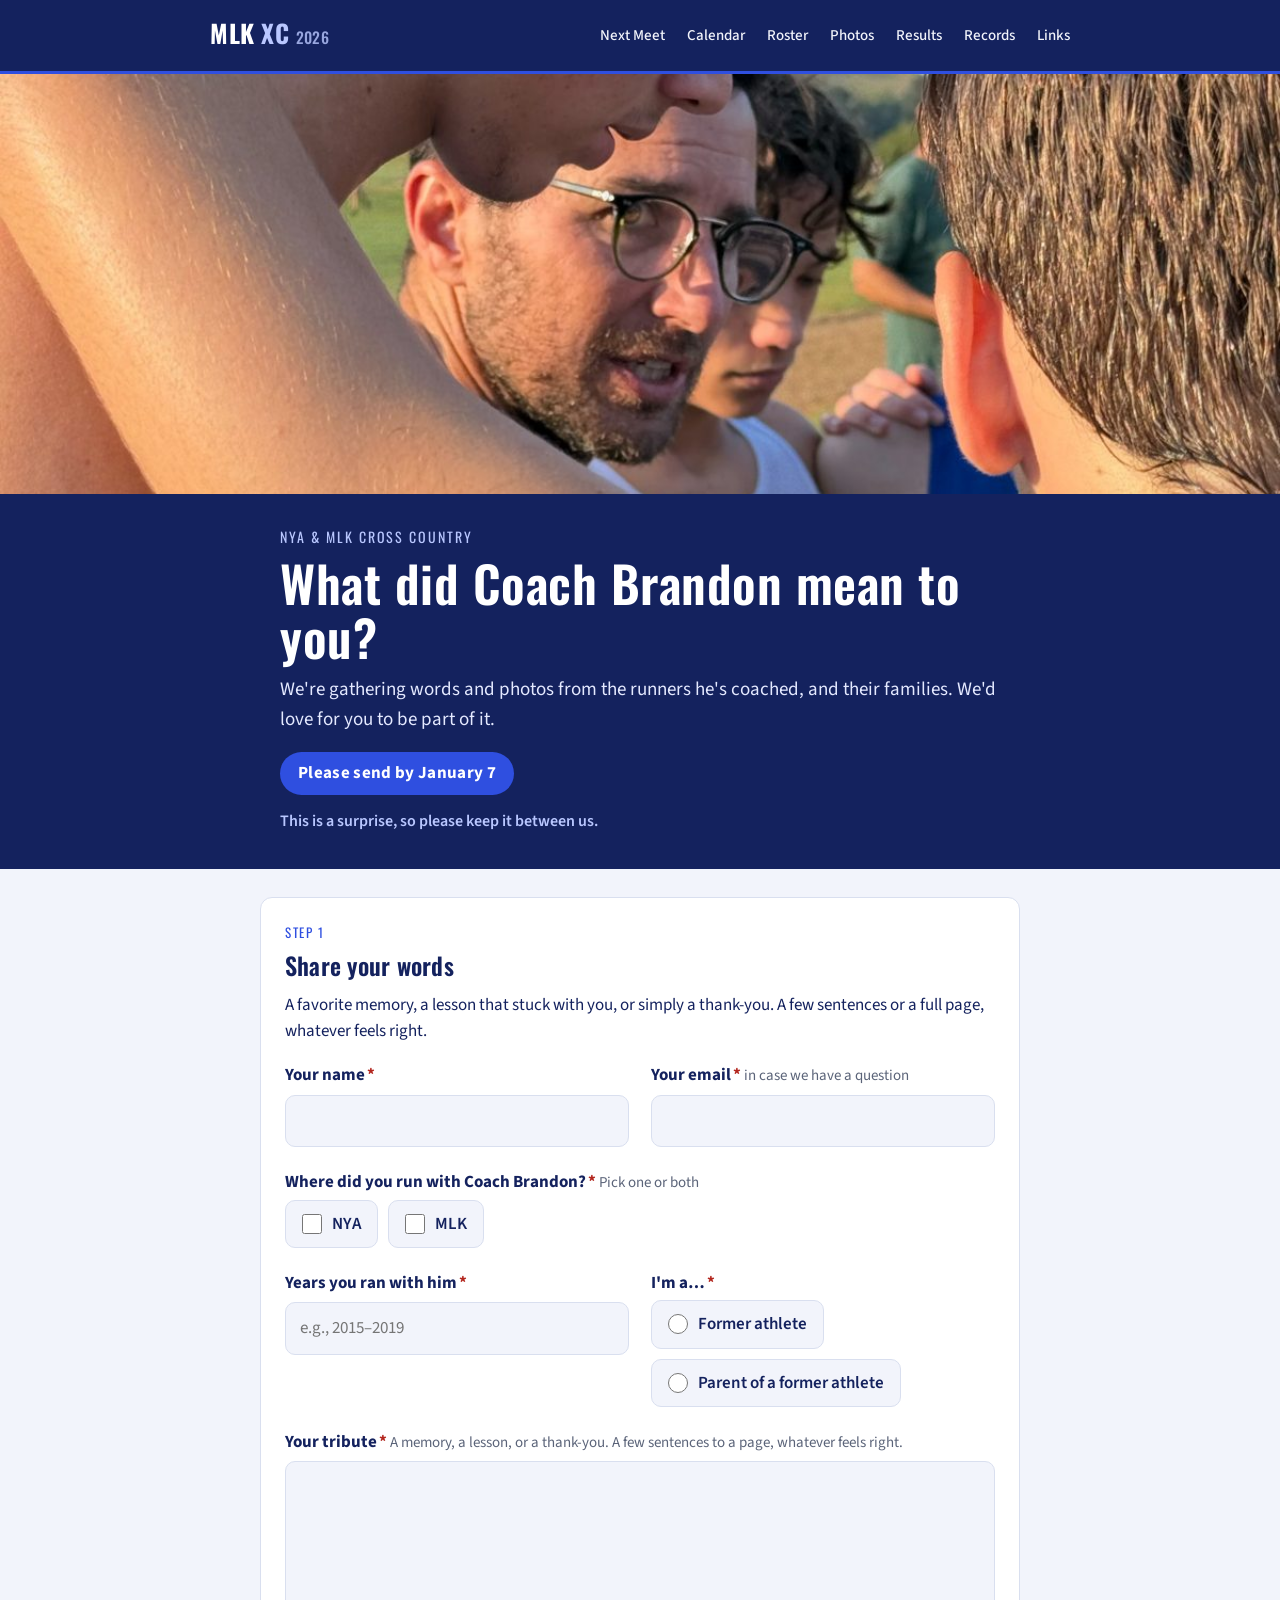
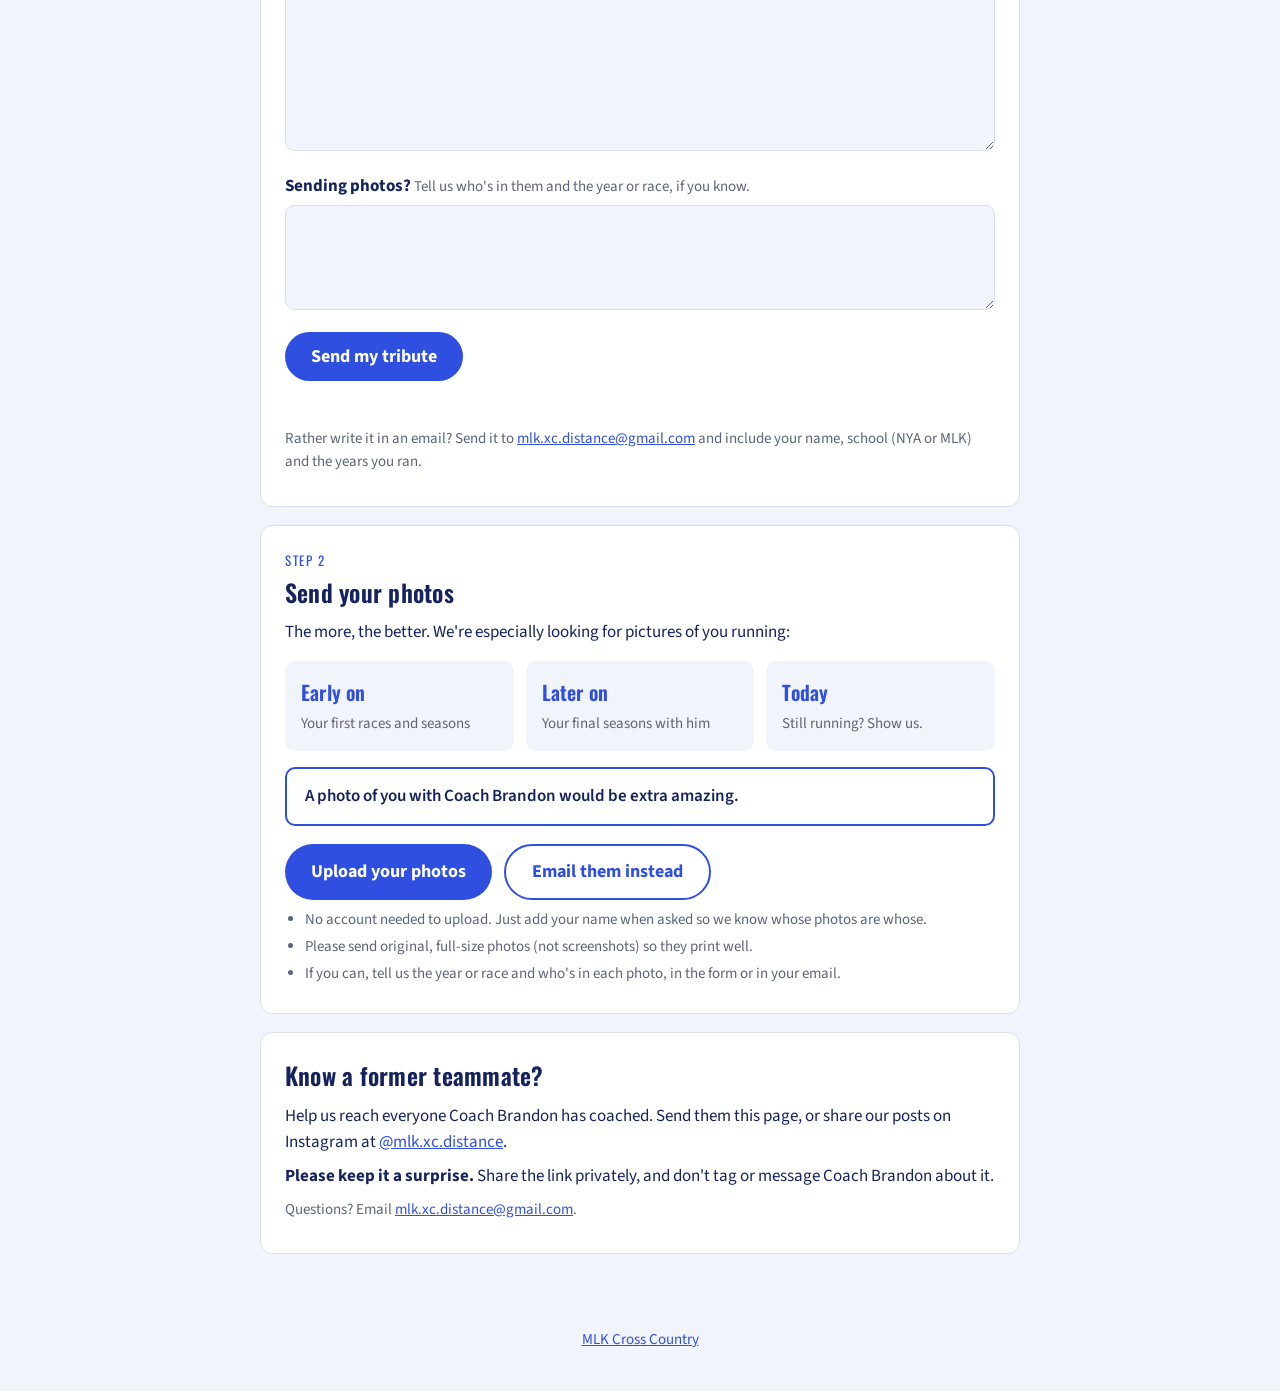
<file: coach-brandon.html>
<!DOCTYPE html>
<html lang="en">
<head>
<meta charset="UTF-8">
<meta name="robots" content="noindex, nofollow">
<meta name="viewport" content="width=device-width, initial-scale=1.0">
<meta name="theme-color" content="#14225E">
<link rel="icon" type="image/x-icon" href="favicon.ico">
<link rel="icon" type="image/png" sizes="32x32" href="favicon-32.png">
<link rel="apple-touch-icon" sizes="180x180" href="apple-touch-icon.png">
<title>Thank You, Coach Brandon — MLK Cross Country</title>
<link rel="preconnect" href="https://fonts.googleapis.com">
<link rel="preconnect" href="https://fonts.gstatic.com" crossorigin>
<link href="https://fonts.googleapis.com/css2?family=Oswald:wght@400;500;600;700&family=Source+Sans+3:wght@400;500;600;700&display=swap" rel="stylesheet">
<style>
  :root{ --pine:#14225E; --pine-soft:#1F3480; --stone:#F2F4FB; --chalk:#FFFFFF; --clay:#2F4FE0; --clay-soft:#B9C7FF; --slate:#5B6479; --line:#D9DFEF; }
  *{box-sizing:border-box;}
  body{margin:0; background:var(--stone); color:var(--pine); font-family:'Source Sans 3',sans-serif; font-size:17px; line-height:1.55;}
  h1,h2,h3{font-family:'Oswald',sans-serif; font-weight:600; letter-spacing:0.01em; margin:0;}
  a{color:var(--clay);}
  a:focus-visible, button:focus-visible{outline:3px solid var(--clay); outline-offset:2px;}
  .wrap{max-width:760px; margin:0 auto;}

  .hero{background:var(--pine); color:#fff;}
  .hero-photo{display:block; width:100%; height:clamp(240px,48vw,420px); object-fit:cover; object-position:center 42%;}
  .hero-text{padding:32px 20px 36px;}
  .kicker{font-family:'Oswald',sans-serif; text-transform:uppercase; letter-spacing:0.14em; font-size:14px; color:var(--clay-soft); margin-bottom:8px;}
  .hero h1{font-size:clamp(32px,7vw,50px); line-height:1.08;}
  .hero p{margin:12px 0 0; color:#E4E9FF; font-size:19px;}
  .hero p.surprise{margin-top:14px; font-size:16px; font-weight:600; color:var(--clay-soft);}
  .deadline{display:inline-block; margin-top:18px; background:var(--clay); color:#fff; border-radius:999px; padding:8px 18px; font-weight:700; letter-spacing:0.02em;}

  main{padding:28px 20px 56px;}
  .card{background:var(--chalk); border:1px solid var(--line); border-radius:12px; padding:24px; margin-bottom:18px;}
  .card h2{font-size:24px; margin-bottom:6px;}
  .step{font-family:'Oswald',sans-serif; text-transform:uppercase; letter-spacing:0.12em; font-size:13px; color:var(--clay); margin-bottom:4px;}
  .card p{margin:8px 0;}
  .note{color:var(--slate); font-size:15px;}

  form.tribute{display:flex; flex-direction:column; gap:22px; margin-top:18px;}
  .field{display:flex; flex-direction:column; gap:6px; border:0; margin:0; padding:0; min-width:0;}
  .field > label, .field legend{font-weight:700; font-size:17px; padding:0;}
  .req{color:#B3261E; margin-left:2px;}
  .hint{color:var(--slate); font-size:15px; font-weight:400;}
  .field input[type=text], .field input[type=email], .field textarea{width:100%; font:inherit; color:var(--pine); background:var(--stone); border:1px solid var(--line); border-radius:10px; padding:12px 14px;}
  .field textarea{resize:vertical; line-height:1.55;}
  .field textarea.big{min-height:15em;}
  .field input:focus, .field textarea:focus{outline:3px solid var(--clay-soft); outline-offset:0; border-color:var(--clay); background:#fff;}
  .choices{display:flex; flex-wrap:wrap; gap:10px; margin-top:4px;}
  .choice{display:flex; align-items:center; gap:10px; min-height:48px; padding:10px 16px; border:1px solid var(--line); border-radius:10px; background:var(--stone); cursor:pointer; font-weight:600;}
  .choice input{width:20px; height:20px; margin:0; accent-color:var(--clay);}
  .choice:has(input:checked){border-color:var(--clay); background:#E6EBFF;}
  .field.invalid input, .field.invalid textarea, .field.invalid .choice{border-color:#B3261E;}
  .err{color:#B3261E; font-size:15px; font-weight:600; display:none;}
  .field.invalid .err{display:block;}
  .two{display:grid; grid-template-columns:1fr 1fr; gap:22px;}
  button.btn{border:0; cursor:pointer; font-family:inherit; align-self:flex-start;}
  button.btn[disabled]{opacity:0.6; cursor:wait;}
  .form-status{font-weight:600;}
  .thanks{margin-top:18px; background:#E6EBFF; border-radius:12px; padding:22px 24px;}
  .thanks h3{font-size:24px; margin-bottom:6px;}
  .thanks p{margin:6px 0;}

  .shots{display:grid; grid-template-columns:repeat(3,1fr); gap:12px; margin:16px 0;}
  .shot{background:var(--stone); border-radius:10px; padding:16px;}
  .shot h3{font-size:20px; color:var(--clay);}
  .shot p{margin:4px 0 0; font-size:15px; color:var(--slate);}
  .extra{border:2px solid var(--clay); border-radius:10px; padding:14px 18px; font-weight:600; margin:4px 0 18px;}

  .btn{display:inline-flex; align-items:center; justify-content:center; min-height:48px; padding:12px 26px; border-radius:999px; background:var(--clay); color:#fff; font-weight:700; font-size:18px; text-decoration:none;}
  .btn:hover{background:var(--pine-soft);}
  .btn-outline{background:transparent; color:var(--clay); border:2px solid var(--clay);}
  .btn-outline:hover{background:var(--stone); color:var(--pine);}
  .btn-row{display:flex; flex-wrap:wrap; gap:12px; margin-top:12px;}

  .email{font-size:20px; font-weight:700; word-break:break-word;}
  ul.tips{margin:8px 0 0 20px; padding:0;}
  ul.tips li{margin-bottom:4px;}
  footer{padding:0 20px 40px; text-align:center; color:var(--slate); font-size:15px;}

  @media (max-width:560px){ .shots{grid-template-columns:1fr;} .card{padding:18px;} .two{grid-template-columns:1fr;} }
  /* Site banner, matching the rest of mlk-xc-distance.github.io */
  header.site{position:sticky; top:0; z-index:50; background:var(--pine); border-bottom:3px solid var(--clay);}
  .nav{position:relative; display:flex; align-items:center; justify-content:space-between; max-width:900px; margin:0 auto; padding:14px 20px;}
  .nav .team-name{font-family:'Oswald',sans-serif; font-size:25px; font-weight:700; color:var(--chalk); letter-spacing:0.02em; text-decoration:none;}
  .nav .team-name span{color:var(--clay-soft);}
  .nav .team-name .year{font-size:0.62em; font-weight:500; opacity:0.8; letter-spacing:0.03em;}
  .nav ul{list-style:none; display:flex; gap:22px; margin:0; padding:0;}
  .nav a{color:var(--stone); text-decoration:none; font-size:15px; font-weight:500; border-bottom:2px solid transparent; padding-bottom:2px;}
  .nav a:hover, .nav a:focus-visible{border-bottom-color:var(--clay-soft);}
  .nav-toggle{display:none;}
  @media (max-width:620px){
    .nav ul{display:none; position:absolute; top:100%; left:0; right:0; background:var(--pine); flex-direction:column; gap:0; border-bottom:3px solid var(--clay);}
    .nav ul.open{display:flex;}
    .nav ul li{border-top:1px solid var(--pine-soft);}
    .nav ul li a{display:block; padding:14px 20px;}
    .nav-toggle{display:block; background:none; border:1px solid var(--stone); color:var(--stone); font-size:14px; padding:6px 12px; border-radius:3px; font-family:'Source Sans 3',sans-serif; cursor:pointer;}
  }
</style>
</head>
<body>
<header class="site">
  <nav class="nav">
    <a class="team-name" href="index.html">MLK <span>XC</span> <span class="year">2026</span></a>
    <button class="nav-toggle" aria-expanded="false" aria-controls="navlinks" onclick="const el=document.getElementById('navlinks'); const open=el.classList.toggle('open'); this.setAttribute('aria-expanded', open);">Menu</button>
    <ul id="navlinks">
      <li><a href="index.html#next-meet">Next Meet</a></li>
      <li><a href="index.html#calendar">Calendar</a></li>
      <li><a href="roster.html">Roster</a></li>
      <li><a href="https://photos.app.goo.gl/stjjs3EQkY86BbVC6" target="_blank" rel="noopener">Photos</a></li>
      <li><a href="results.html">Results</a></li>
      <li><a href="records.html">Records</a></li>
      <li><a href="index.html#links">Links</a></li>
    </ul>
  </nav>
</header>
<header class="hero">
  <img class="hero-photo" src="photos/coach-brandon-huddle.jpg" alt="Coach Brandon talking with his runners in a team huddle">
  <div class="wrap hero-text">
    <div class="kicker">NYA &amp; MLK Cross Country</div>
    <h1>What did Coach Brandon mean to you?</h1>
    <p>We're gathering words and photos from the runners he's coached, and their families. We'd love for you to be part of it.</p>
    <div class="deadline">Please send by January 7</div>
    <p class="surprise">This is a surprise, so please keep it between us.</p>
  </div>
</header>

<main>
  <div class="wrap">

    <section class="card" aria-labelledby="words">
      <div class="step">Step 1</div>
      <h2 id="words">Share your words</h2>
      <p>A favorite memory, a lesson that stuck with you, or simply a thank-you. A few sentences or a full page, whatever feels right.</p>
      <form class="tribute" id="tribute-form" novalidate>
        <div class="two">
          <div class="field" data-req>
            <label for="f-name">Your name<span class="req" aria-hidden="true">*</span></label>
            <input type="text" id="f-name" name="entry.1775829606" autocomplete="name" required>
            <span class="err">Please add your name.</span>
          </div>
          <div class="field" data-req>
            <label for="f-email">Your email<span class="req" aria-hidden="true">*</span> <span class="hint">in case we have a question</span></label>
            <input type="email" id="f-email" name="entry.894797859" autocomplete="email" required>
            <span class="err">Please add a valid email address.</span>
          </div>
        </div>

        <fieldset class="field" data-req data-group="entry.66900770">
          <legend>Where did you run with Coach Brandon?<span class="req" aria-hidden="true">*</span> <span class="hint">Pick one or both</span></legend>
          <div class="choices">
            <label class="choice"><input type="checkbox" name="entry.66900770" value="NYA"> NYA</label>
            <label class="choice"><input type="checkbox" name="entry.66900770" value="MLK"> MLK</label>
          </div>
          <span class="err">Please choose at least one.</span>
        </fieldset>

        <div class="two">
          <div class="field" data-req>
            <label for="f-years">Years you ran with him<span class="req" aria-hidden="true">*</span></label>
            <input type="text" id="f-years" name="entry.1013121174" placeholder="e.g., 2015–2019" required>
            <span class="err">Please add the years you ran.</span>
          </div>
          <fieldset class="field" data-req data-group="entry.304433493">
            <legend>I'm a…<span class="req" aria-hidden="true">*</span></legend>
            <div class="choices">
              <label class="choice"><input type="radio" name="entry.304433493" value="Former athlete"> Former athlete</label>
              <label class="choice"><input type="radio" name="entry.304433493" value="Parent of a former athlete"> Parent of a former athlete</label>
            </div>
            <span class="err">Please choose one.</span>
          </fieldset>
        </div>

        <div class="field" data-req>
          <label for="f-tribute">Your tribute<span class="req" aria-hidden="true">*</span> <span class="hint">A memory, a lesson, or a thank-you. A few sentences to a page, whatever feels right.</span></label>
          <textarea id="f-tribute" class="big" name="entry.1696260736" rows="10" required></textarea>
          <span class="err">Please write your tribute.</span>
        </div>

        <div class="field">
          <label for="f-photos">Sending photos? <span class="hint">Tell us who's in them and the year or race, if you know.</span></label>
          <textarea id="f-photos" name="entry.2048949227" rows="3"></textarea>
        </div>

        <button type="submit" class="btn" id="f-submit">Send my tribute</button>
        <p class="form-status note" id="f-status" role="status" aria-live="polite"></p>
      </form>

      <div class="thanks" id="f-thanks" hidden tabindex="-1">
        <h3>Thank you!</h3>
        <p>Your tribute is in. Coach Brandon is going to love it.</p>
        <p>Have photos? <a id="thanks-upload" href="https://www.dropbox.com/request/mnuedkss24uvvn6yttxo" target="_blank" rel="noopener">Upload them here</a>. And if you think of more to say later, you're welcome to send another.</p>
      </div>
      <p class="note">Rather write it in an email? Send it to <a href="mailto:mlk.xc.distance@gmail.com?subject=Tribute%20to%20Coach%20Brandon">mlk.xc.distance@gmail.com</a> and include your name, school (NYA or MLK) and the years you ran.</p>
    </section>

    <section class="card" aria-labelledby="photos">
      <div class="step">Step 2</div>
      <h2 id="photos">Send your photos</h2>
      <p>The more, the better. We're especially looking for pictures of you running:</p>
      <div class="shots">
        <div class="shot"><h3>Early on</h3><p>Your first races and seasons</p></div>
        <div class="shot"><h3>Later on</h3><p>Your final seasons with him</p></div>
        <div class="shot"><h3>Today</h3><p>Still running? Show us.</p></div>
      </div>
      <div class="extra">A photo of you with Coach Brandon would be extra amazing.</div>
      <div class="btn-row">
        <a class="btn" id="upload-btn" href="#" target="_blank" rel="noopener">Upload your photos</a>
        <a class="btn btn-outline" href="mailto:mlk.xc.distance@gmail.com?subject=Photos%20for%20Coach%20Brandon">Email them instead</a>
      </div>
      <ul class="tips note">
        <li>No account needed to upload. Just add your name when asked so we know whose photos are whose.</li>
        <li>Please send original, full-size photos (not screenshots) so they print well.</li>
        <li>If you can, tell us the year or race and who's in each photo, in the form or in your email.</li>
      </ul>
    </section>

    <section class="card" aria-labelledby="share">
      <h2 id="share">Know a former teammate?</h2>
      <p>Help us reach everyone Coach Brandon has coached. Send them this page, or share our posts on Instagram at <a href="https://www.instagram.com/mlk.xc.distance/" target="_blank" rel="noopener">@mlk.xc.distance</a>.</p>
      <p><strong>Please keep it a surprise.</strong> Share the link privately, and don't tag or message Coach Brandon about it.</p>
      <p class="note">Questions? Email <a href="mailto:mlk.xc.distance@gmail.com">mlk.xc.distance@gmail.com</a>.</p>
    </section>

  </div>
</main>
<footer><a href="index.html">MLK Cross Country</a></footer>

<script>
  // Answers are sent to the Google Form "Tribute to Coach Brandon" (mlk.xc.distance account)
  // and show up in its Responses tab. The entry.* names on the fields above are that form's
  // question IDs. If you add, remove or retype questions in the Google Form, this page needs
  // to be updated to match, or those answers won't come through.
  const FORM_POST_URL = "https://docs.google.com/forms/d/e/1FAIpQLSc4tU1FtPt-MOys-YPBEbEYksBGTqYoCdcinsvith3ACKtqxw/formResponse";
  const UPLOAD_URL = "https://www.dropbox.com/request/mnuedkss24uvvn6yttxo";

  document.getElementById('upload-btn').href = UPLOAD_URL;

  const form = document.getElementById('tribute-form');
  const statusEl = document.getElementById('f-status');
  const submitBtn = document.getElementById('f-submit');
  const DRAFT_KEY = 'coach-brandon-tribute-draft';

  // Keep a draft in this browser so a long tribute isn't lost if the page is closed by accident.
  const saveDraft = () => {
    try {
      const d = {};
      form.querySelectorAll('input[type=text], input[type=email], textarea').forEach(el => d[el.id] = el.value);
      d.checks = [...form.querySelectorAll('input[type=checkbox]:checked, input[type=radio]:checked')].map(el => el.name + '|' + el.value);
      localStorage.setItem(DRAFT_KEY, JSON.stringify(d));
    } catch (e) {}
  };
  try {
    const d = JSON.parse(localStorage.getItem(DRAFT_KEY) || 'null');
    if (d) {
      form.querySelectorAll('input[type=text], input[type=email], textarea').forEach(el => { if (d[el.id]) el.value = d[el.id]; });
      (d.checks || []).forEach(k => { const [n, v] = k.split('|'); const el = [...form.querySelectorAll('input')].find(i => i.name === n && i.value === v); if (el) el.checked = true; });
    }
  } catch (e) {}
  form.addEventListener('input', saveDraft);
  form.addEventListener('change', saveDraft);

  const fieldOk = (field) => {
    const group = field.dataset.group;
    if (group) return !!form.querySelector(`input[name="${group}"]:checked`);
    const el = field.querySelector('input, textarea');
    if (el.type === 'email') return /^[^\s@]+@[^\s@]+\.[^\s@]+$/.test(el.value.trim());
    return el.value.trim() !== '';
  };
  form.querySelectorAll('[data-req]').forEach(field => {
    field.addEventListener('change', () => { if (field.classList.contains('invalid') && fieldOk(field)) field.classList.remove('invalid'); });
    field.addEventListener('input', () => { if (field.classList.contains('invalid') && fieldOk(field)) field.classList.remove('invalid'); });
  });

  form.addEventListener('submit', async (e) => {
    e.preventDefault();
    let firstBad = null;
    form.querySelectorAll('[data-req]').forEach(field => {
      const ok = fieldOk(field);
      field.classList.toggle('invalid', !ok);
      if (!ok && !firstBad) firstBad = field;
    });
    if (firstBad) {
      statusEl.textContent = 'Please fill in the highlighted questions.';
      firstBad.scrollIntoView({ behavior: 'smooth', block: 'center' });
      const el = firstBad.querySelector('input, textarea'); if (el) el.focus({ preventScroll: true });
      return;
    }
    const body = new URLSearchParams();
    new FormData(form).forEach((v, k) => body.append(k, typeof v === 'string' ? v.trim() : v));
    submitBtn.disabled = true; submitBtn.textContent = 'Sending…'; statusEl.textContent = '';
    try {
      // Google doesn't send back a readable reply to other sites, so a finished request counts as sent.
      await fetch(FORM_POST_URL, { method: 'POST', mode: 'no-cors', body });
      try { localStorage.removeItem(DRAFT_KEY); } catch (e) {}
      form.hidden = true;
      const t = document.getElementById('f-thanks'); t.hidden = false; t.focus();
    } catch (err) {
      submitBtn.disabled = false; submitBtn.textContent = 'Send my tribute';
      statusEl.textContent = "That didn't go through. Please check your connection and try again, or email your tribute to mlk.xc.distance@gmail.com.";
    }
  });
</script>
</body>
</html>
</file>
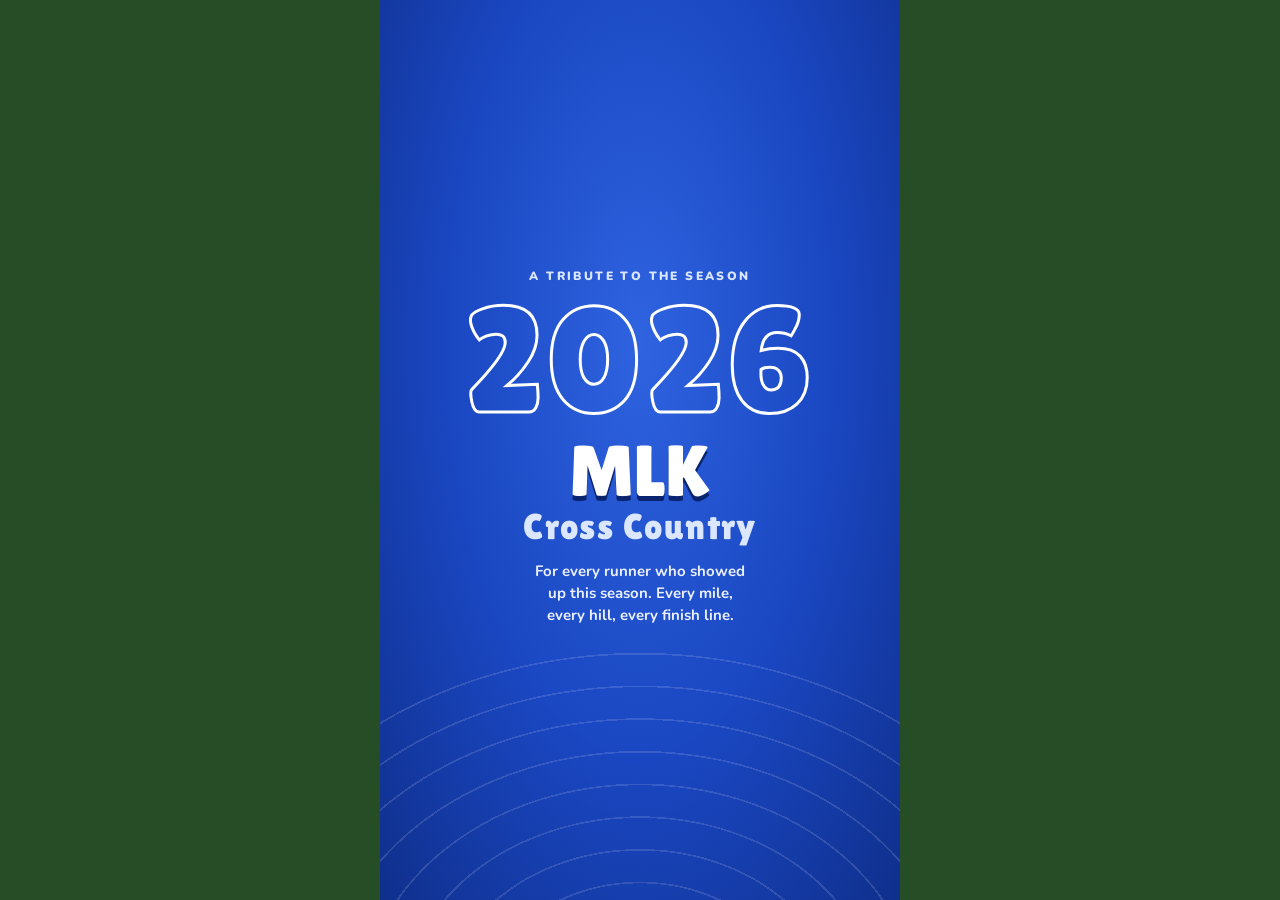
<file: fruit-snack-patrol.html>
<!DOCTYPE html>
<html lang="en">
<head>
<meta charset="utf-8">
<meta name="viewport" content="width=device-width, initial-scale=1, maximum-scale=1, user-scalable=no, viewport-fit=cover">
<meta name="description" content="Fruit Snack Patrol: guard the box of fruit snacks. A game for the 2026 MLK Cross Country season.">
<style>
:root{color-scheme:light;padding-top:env(safe-area-inset-top,0px);padding-bottom:env(safe-area-inset-bottom,0px)}
body{margin:0;font:14px system-ui,-apple-system,"Segoe UI",sans-serif}
img{max-width:100%}
[hidden]{display:none!important}
</style>
<title>Fruit Snack Patrol</title>
<meta name="claude:viewport-fit-sides" content="cover">
<link rel="preconnect" href="https://fonts.googleapis.com">
<link rel="preconnect" href="https://fonts.gstatic.com" crossorigin>
<link rel="stylesheet" href="https://fonts.googleapis.com/css2?family=Lilita+One&family=Nunito:wght@600;800;900&display=swap">
<style>
/* Layout: one portrait play field (top-down: gym wall, landing with the box, stairs down) centered; HUD floats over the wall; cards overlay for start / pause / game over. Single daytime look by design. */
:root{
  --grass:#3f7a3a; --grass-deep:#264d25; --brick:#9c4a33;
  --grape:#1a47c2; --grape-hi:#2f6fd6; --gold:#f4b73b;
  --ink:#221b29; --paper:#fffaf1; --muted:#6c6274; --chip:rgba(28,22,34,.78); --chip-fg:#fffaf1;
  --display:"Lilita One","Arial Rounded MT Bold","Trebuchet MS",system-ui,sans-serif;
  --body:"Nunito",ui-rounded,system-ui,-apple-system,"Segoe UI",sans-serif;
  color-scheme:light;
}
html{box-sizing:border-box;height:100%;background:var(--grass-deep)}
*,*::before,*::after{box-sizing:inherit}
body{height:100%;margin:0;overflow:hidden;background:var(--grass-deep);color:var(--ink);font-family:var(--body);-webkit-user-select:none;user-select:none}
#stage{position:relative;height:100%;max-width:520px;margin:0 auto;overflow:hidden;background:var(--grass)}
#game{display:block;width:100%;height:100%;touch-action:none;cursor:crosshair}
/* no zooming: pinch and double-tap are blocked everywhere; the scrolling screens can still scroll up and down */
html,body,#stage,#stage *{touch-action:none}
#stage .card,#stage .tribute,#stage .win-screen,#stage .card *,#stage .tribute *,#stage .win-screen *{touch-action:pan-y}
html{-webkit-text-size-adjust:100%;text-size-adjust:100%}

.hud{position:absolute;top:0;left:0;right:0;display:flex;justify-content:space-between;align-items:flex-start;gap:8px;
  padding-block:10px;padding-left:max(16px,env(safe-area-inset-left,0px));padding-right:max(16px,env(safe-area-inset-right,0px));pointer-events:none}
.chips{display:flex;gap:6px;flex-wrap:wrap}
.chip{display:flex;align-items:center;gap:6px;background:var(--chip);color:var(--chip-fg);border-radius:999px;padding:5px 11px;font-weight:800;font-size:14px;font-variant-numeric:tabular-nums;line-height:1.1}
.chip small{font-size:10px;letter-spacing:.08em;text-transform:uppercase;opacity:.7;font-weight:800}
.chip.pouches{font-family:var(--display);font-weight:400;font-size:20px;padding:4px 12px 4px 8px;transition:background .2s}
.chip.pouches.hurt{background:#b3261e}
.chip.pouches svg{width:18px;height:22px}
.btns{display:flex;gap:6px}
.btn-icon{pointer-events:auto;width:36px;height:36px;border-radius:50%;border:0;background:var(--chip);color:var(--chip-fg);font:800 15px var(--body);display:grid;place-items:center;cursor:pointer}
.btn-icon:focus-visible,.btn:focus-visible{outline:3px solid var(--gold);outline-offset:2px}

#banner{position:absolute;left:0;right:0;top:56%;text-align:center;pointer-events:none;padding-left:max(16px,env(safe-area-inset-left,0px));padding-right:max(16px,env(safe-area-inset-right,0px));
  opacity:0;transform:translateY(8px);transition:opacity .25s,transform .25s}
#banner.show{opacity:1;transform:none}
#banner .big{font-family:var(--display);font-size:clamp(34px,10vw,48px);color:var(--paper);text-shadow:0 3px 0 var(--grape),0 6px 14px rgba(0,0,0,.35);line-height:1}
#banner .sub{display:inline-block;margin-top:8px;background:var(--chip);color:var(--chip-fg);font-weight:800;font-size:14px;padding:6px 12px;border-radius:10px;max-width:34ch;text-wrap:balance}

.help-btn{position:absolute;bottom:16px;left:max(16px,env(safe-area-inset-left,0px));display:flex;align-items:center;gap:10px;
  border:0;border-radius:999px;background:#2a8fe0;color:#fff;font:400 21px var(--display);letter-spacing:.04em;padding:11px 12px 11px 14px;cursor:pointer;
  box-shadow:0 3px 0 #0b2470,0 0 0 0 rgba(42,143,224,.6);animation:helpGlow 1.6s ease-in-out infinite}
.help-btn svg{width:18px;height:27px}
.help-btn b{background:#fff;color:#0b2470;border-radius:999px;min-width:26px;height:26px;display:grid;place-items:center;font:900 15px var(--body);font-variant-numeric:tabular-nums}
.help-btn:active{transform:translateY(2px);box-shadow:0 1px 0 #0b2470}
.help-btn:disabled{opacity:.5;animation:none;cursor:default}
.help-btn:focus-visible{outline:3px solid var(--gold);outline-offset:2px}
@keyframes helpGlow{0%,100%{box-shadow:0 3px 0 #0b2470,0 0 0 0 rgba(42,143,224,.55)}50%{box-shadow:0 3px 0 #0b2470,0 0 0 8px rgba(42,143,224,0)}}
@media (prefers-reduced-motion: reduce){.help-btn{animation:none}}

.boss-title{position:absolute;inset:0;z-index:5;display:grid;place-items:center;overflow:hidden;cursor:pointer;
  background:#000}
.boss-title::before{content:"";position:absolute;inset:0;opacity:0;pointer-events:none;
  background:radial-gradient(ellipse at 50% 55%,#132555 0%,#070b1d 62%,#000 100%)}
.boss-title.play::before{animation:btGlow .8s ease-out 2.6s both}
@keyframes btGlow{from{opacity:0}to{opacity:1}}
.boss-title::after{content:"";position:absolute;inset:0;z-index:2;background:#fff;opacity:0;pointer-events:none}
.bt-name{position:relative;z-index:1;grid-area:1/1}
.bt-final{grid-area:1/1;position:relative;z-index:1;font-family:var(--display);font-size:clamp(36px,12vw,64px);letter-spacing:.12em;
  color:#dbe6ff;opacity:0;text-shadow:0 0 16px rgba(79,141,240,.7),0 4px 0 #0b1638}
.boss-title.play .bt-final{animation:btFinal 2.5s ease-out .05s both}
@keyframes btFinal{0%{opacity:0;transform:scale(1.25)}8%{opacity:1;transform:scale(1)}82%{opacity:1;transform:scale(.97)}100%{opacity:0;transform:scale(.55)}}
.bt-name{display:flex;flex-direction:column;align-items:center;line-height:.86;font-family:var(--display);
  font-size:clamp(68px,22vw,128px);color:#9cc3ff;letter-spacing:.02em;opacity:0;
  text-shadow:0 0 18px rgba(79,141,240,.9),0 0 50px rgba(79,141,240,.55),0 6px 0 #0b1638}
.bt-name span:last-child{color:#4f8df0}
.boss-title.play .bt-name{animation:btSlam .5s cubic-bezier(.2,1.5,.4,1) 2.6s both}
.boss-title.play::after{animation:btFlash .7s ease-out 2.6s forwards}
.boss-title.play{animation:btShake .5s linear 2.6s both}
@keyframes btSlam{from{opacity:0;transform:scale(3.2)}to{opacity:1;transform:none}}
@keyframes btFlash{0%{opacity:.85}100%{opacity:0}}
@keyframes btShake{0%,100%{transform:none}20%{transform:translate(-8px,5px)}40%{transform:translate(7px,-6px)}60%{transform:translate(-5px,4px)}80%{transform:translate(3px,-2px)}}
@media (prefers-reduced-motion: reduce){.boss-title.play,.boss-title.play::after{animation:none}.boss-title.play .bt-name{animation:btFade .4s 2.6s both}}
@keyframes btFade{from{opacity:0}to{opacity:1}}

#bossBar{position:absolute;bottom:18px;right:max(16px,env(safe-area-inset-right,0px));width:min(210px,calc(100% - 236px));pointer-events:none;
  background:var(--chip);color:var(--chip-fg);border-radius:12px;padding:6px 10px 8px;display:flex;flex-direction:column;gap:5px}
.boss-head{display:flex;flex-wrap:wrap;justify-content:space-between;align-items:baseline;gap:0 8px}
.boss-head b{font-family:var(--display);font-weight:400;font-size:15px;color:#9cc3ff;white-space:nowrap}
.boss-head span{white-space:nowrap;font-size:10px;font-weight:900;letter-spacing:.08em;text-transform:uppercase;font-variant-numeric:tabular-nums}
.boss-meter{height:8px;border-radius:4px;background:rgba(255,255,255,.18);overflow:hidden}
.boss-meter i{display:block;height:100%;background:#4f8df0;transform-origin:left;transition:transform .4s}

#trainAlert{position:absolute;inset:0;display:grid;place-items:center;pointer-events:none}
#trainAlert .train-in{animation:trainIn .3s cubic-bezier(.2,1.6,.4,1)}
#trainAlert span{display:block;font-family:var(--display);font-size:clamp(72px,24vw,128px);line-height:1;color:#ffd23f;
  -webkit-text-stroke:4px #221b29;paint-order:stroke fill;text-shadow:0 7px 0 #221b29,0 14px 34px rgba(0,0,0,.45);animation:trainShake .11s linear infinite alternate}
@keyframes trainIn{from{transform:scale(.3);opacity:0}to{transform:none;opacity:1}}
@keyframes trainShake{from{transform:translate(-4px,2px) rotate(-3deg)}to{transform:translate(4px,-2px) rotate(3deg)}}
@media (prefers-reduced-motion: reduce){#trainAlert .train-in,#trainAlert span{animation:none}}

#talk{position:absolute;left:0;right:0;bottom:96px;display:flex;justify-content:center;pointer-events:none;
  padding-left:max(16px,env(safe-area-inset-left,0px));padding-right:max(16px,env(safe-area-inset-right,0px))}
.talk-card{background:var(--paper);border-radius:16px;padding:10px 14px 12px;width:100%;max-width:330px;box-shadow:0 4px 0 #1f3a68,0 10px 24px rgba(0,0,0,.3);display:flex;flex-direction:column;gap:6px;animation:pop .2s ease-out}
.talk-who{margin:0;display:flex;align-items:baseline;gap:8px;font-family:var(--display);font-size:18px;color:#1f3a68}
.talk-who small{font-family:var(--body);font-size:10px;font-weight:900;letter-spacing:.1em;text-transform:uppercase;color:var(--muted)}
.talk-line{margin:0;font-weight:800;font-size:15px;line-height:1.3}
.talk-meter{height:6px;border-radius:3px;background:#e6dfee;overflow:hidden}
.talk-meter i{display:block;height:100%;background:var(--gold);transform-origin:left}
#talk.locked .talk-meter i{background:var(--grape)}
#talk.locked{top:50%;bottom:auto;transform:translateY(-50%)}
#talk.locked .talk-card{max-width:340px;padding:14px 18px 16px;gap:8px}
#talk.locked .talk-line{font-size:17px}
#talk.locked .talk-meter{height:12px;border-radius:6px}
#talk:not(.meter) .talk-meter{display:none}
@keyframes pop{from{transform:scale(.92);opacity:0}to{transform:none;opacity:1}}
@media (prefers-reduced-motion: reduce){.talk-card{animation:none}}

.overlay{position:absolute;inset:0;display:grid;place-items:center;background:rgba(28,22,34,.5);
  padding-block:24px;padding-left:max(16px,env(safe-area-inset-left,0px));padding-right:max(16px,env(safe-area-inset-right,0px))}
.card{background:var(--paper);border-radius:22px;padding:24px 22px 20px;width:100%;max-width:360px;box-shadow:0 8px 0 var(--grape),0 18px 40px rgba(0,0,0,.35);display:flex;flex-direction:column;gap:14px;max-height:100%;overflow:auto}
.eyebrow{font-size:11px;letter-spacing:.14em;text-transform:uppercase;font-weight:900;color:var(--grape-hi);margin:0}
.card h1{font-family:var(--display);font-weight:400;font-size:42px;line-height:.95;margin:0;color:var(--grape);text-wrap:balance}
.card h1.stacked span{display:block}
.card p.lead{font-size:19px;line-height:1.35}
.card.pouch{position:relative;color:#fff;border-radius:10px 10px 22px 22px;padding-top:30px;
  background:linear-gradient(112deg,transparent 0 14%,rgba(255,255,255,.22) 14% 20%,transparent 20%),radial-gradient(ellipse 90% 55% at 50% 70%,#ffffff 0%,#e3f3fe 30%,#8fd0f8 62%,#45a8ee 100%);
  box-shadow:0 8px 0 #0b2470,0 18px 40px rgba(0,0,0,.35)}
.card.pouch::before{content:"";position:absolute;left:0;right:0;top:0;height:16px;pointer-events:none;
  background:repeating-linear-gradient(90deg,rgba(255,255,255,.45) 0 2px,transparent 2px 6px),rgba(255,255,255,.16)}
.card.pouch::after{content:"";position:absolute;top:4px;left:50%;width:40px;height:9px;margin-left:-20px;border-radius:6px;background:#0b2470;opacity:.5;pointer-events:none}
.card.pouch > :not(.fruit):not(.pouch-badge){position:relative;z-index:1}
.pouch-head{margin:0;padding-right:78px;font-family:var(--display);font-size:23px;line-height:1.05;color:#ffe14a;transform:rotate(-3deg);transform-origin:left center;
  text-shadow:0 2px 0 #0f2f8c,2px 0 0 #0f2f8c,-2px 0 0 #0f2f8c,0 -2px 0 #0f2f8c,2px 2px 0 #0f2f8c,-2px 2px 0 #0f2f8c}
.swoosh{margin:0 -22px;padding:38px 34px 38px;background:url("data:image/svg+xml,%3Csvg xmlns='http://www.w3.org/2000/svg' viewBox='0 0 400 260' preserveAspectRatio='none'%3E%3Cpath d='M0 46 Q170 -6 400 18 L400 222 Q210 262 0 238 Z' fill='white'/%3E%3Cpath d='M0 46 Q170 -6 400 18' fill='none' stroke='%230f2f8c' stroke-width='9'/%3E%3Cpath d='M0 238 Q210 262 400 222' fill='none' stroke='%230f2f8c' stroke-width='9'/%3E%3Cpath d='M0 62 Q170 12 400 34' fill='none' stroke='%233fa9f5' stroke-width='4'/%3E%3C/svg%3E") center/100% 100% no-repeat}
.swoosh > h1{transform:rotate(-2.5deg)}
.pouch-tag{align-self:center;margin-top:-10px;background:#3fa9f5;color:#fff;font-weight:900;font-size:13px;letter-spacing:.14em;text-transform:uppercase;padding:5px 12px;border-radius:2px;box-shadow:0 2px 0 #0f2f8c;transform:skewX(-8deg)}
.card.pouch p.lead{color:#13307a;margin:0}
.info{background:#ffffff;border:2px solid #cfe3fb;border-radius:14px;padding:12px 14px;display:flex;flex-direction:column;gap:8px;box-shadow:0 3px 0 rgba(15,47,140,.22)}
.card.pouch .btn{background:#1a47c2;color:#ffffff;box-shadow:0 4px 0 #0b2470}
.card.pouch .fine{color:#13307a!important}
.pouch-badge{position:absolute;top:20px;right:12px;z-index:2;width:78px;height:78px;border-radius:50%;background:#fff;border:3px solid #1a47c2;
  display:flex;flex-direction:column;align-items:center;justify-content:center;text-align:center;transform:rotate(12deg);
  font:900 10px/1.05 var(--body);letter-spacing:.04em;text-transform:uppercase;color:#0f2f8c;box-shadow:0 3px 0 rgba(11,36,112,.45)}
.pouch-badge b{font:400 21px/1 var(--display);color:#1a47c2;margin:1px 0;letter-spacing:0}
.fruit{position:absolute;z-index:0;pointer-events:none;filter:drop-shadow(0 2px 2px rgba(11,36,112,.35))}
.f-straw{width:78px;left:-22px;bottom:-18px;transform:rotate(-18deg)}
.f-grape{width:64px;right:-20px;bottom:150px;transform:rotate(14deg)}
.f-orange{width:76px;right:-24px;bottom:-22px}
.f-ggrape{width:60px;left:-22px;top:12px;transform:rotate(-10deg)}
.f-blue{width:56px;left:-22px;bottom:186px}
.f-cherry{width:66px;left:-20px;bottom:92px;transform:rotate(-10deg)}
.f-straw2{width:62px;right:-22px;bottom:228px;transform:rotate(22deg)}
.fruit{filter:drop-shadow(0 3px 3px rgba(11,36,112,.35)) saturate(1.15)}
.card h1.logo-wrap{line-height:0}
.logo{display:block;width:100%;height:auto;overflow:visible}
#startBtn{font-size:25px}
#bestLine{font-size:14px!important}
.tribute{position:absolute;inset:0;z-index:8;display:grid;place-items:center;overflow:hidden auto;text-align:center;color:#fff;
  background:radial-gradient(ellipse at 50% 38%,#2f63e0 0%,#1a47c2 52%,#0f2f8c 100%);
  padding-block:24px;padding-left:max(16px,env(safe-area-inset-left,0px));padding-right:max(16px,env(safe-area-inset-right,0px))}
.tribute::before{content:"";position:absolute;left:-40%;right:-40%;bottom:-55%;height:85%;border-radius:50%;pointer-events:none;
  background:repeating-radial-gradient(ellipse at 50% 50%,transparent 0 38px,rgba(255,255,255,.13) 38px 40px)}
.tr-col{position:relative;grid-area:1/1;width:100%;max-width:340px;display:flex;flex-direction:column;align-items:center;gap:12px}
.tr-off{margin:0;font-family:var(--display);font-weight:400;line-height:1;display:flex;flex-direction:column;gap:6px}
.tr-off span:first-child{font-size:clamp(32px,10vw,44px);color:#dbe6ff}
.tr-off span:last-child{font-size:clamp(38px,12.5vw,56px);text-shadow:0 5px 0 #0b2470}
.tr-count{margin:0;background:rgba(255,255,255,.16);border:2px solid rgba(255,255,255,.55);border-radius:999px;padding:6px 16px;font-weight:900;font-size:14px;letter-spacing:.08em;text-transform:uppercase;font-variant-numeric:tabular-nums}
a.tr-btn{display:inline-block;text-decoration:none}
#trBeat2 .tr-btn{width:100%;max-width:320px;text-align:center;font-size:20px;padding:12px 14px;white-space:nowrap}
.tr-link{background:none;border:0;color:#ffffff;font:800 16px var(--body);text-decoration:underline;text-underline-offset:4px;cursor:pointer;padding:6px 10px}
.tr-link:focus-visible{outline:3px solid #ffd23f;outline-offset:2px;border-radius:6px}
.tr-col > :nth-child(6){animation-delay:1.05s}
.tr-kicker{margin:0;font-size:12px;font-weight:900;letter-spacing:.2em;text-transform:uppercase;color:#dbe6ff}
.tr-year{font-family:var(--display);font-size:clamp(96px,32vw,150px);line-height:.85;color:transparent;-webkit-text-stroke:3px #ffffff;letter-spacing:.02em}
.tr-team{margin:0;font-family:var(--display);font-weight:400;line-height:1;display:flex;flex-direction:column;gap:2px}
.tr-team span:first-child{font-size:clamp(48px,15vw,72px);text-shadow:0 5px 0 #0b2470}
.tr-team span:last-child{font-size:clamp(26px,8vw,36px);letter-spacing:.04em;color:#dbe6ff}
.tr-sub{margin:4px 0 6px;font-size:15px;font-weight:700;line-height:1.45;max-width:30ch;color:#eaf0ff;text-wrap:balance}
.tr-btn{border:0;border-radius:14px;background:#ffffff;color:#1a47c2;font:400 22px var(--display);padding:12px 28px;cursor:pointer;box-shadow:0 4px 0 #0b2470}
.tr-btn:active{transform:translateY(2px);box-shadow:0 2px 0 #0b2470}
.tr-btn:focus-visible{outline:3px solid #ffd23f;outline-offset:3px}
.tr-col > *{animation:trIn .6s ease-out both}
.tr-col > :nth-child(2){animation-delay:.15s}.tr-col > :nth-child(3){animation-delay:.35s}.tr-col > :nth-child(4){animation-delay:.6s}.tr-col > :nth-child(5){animation-delay:.85s}
@keyframes trIn{from{opacity:0;transform:translateY(10px)}to{opacity:1;transform:none}}
@media (prefers-reduced-motion: reduce){.tr-col > *{animation:none}}
.card p{margin:0;font-size:15px;line-height:1.45;font-weight:600}
.rules{margin:0;padding:0;list-style:none;display:grid;gap:8px;font-size:14px;font-weight:600;line-height:1.35}
.rules li{display:grid;grid-template-columns:22px 1fr;gap:8px;align-items:start}
.rules b{font-weight:900}
.dot{width:16px;height:16px;border-radius:50%;margin-top:1px;border:3px solid var(--ink)}
.btn{border:0;border-radius:14px;background:var(--grape);color:var(--paper);font:400 22px var(--display);padding:12px 18px;cursor:pointer;box-shadow:0 4px 0 #0b2470}
.btn:active{transform:translateY(2px);box-shadow:0 2px 0 #0b2470}
.stats{display:grid;grid-template-columns:repeat(3,1fr);gap:8px;text-align:center}
.stats div{background:#e6eefc;border-radius:12px;padding:8px 4px}
.stats b{display:block;font-family:var(--display);font-weight:400;font-size:26px;color:var(--grape);font-variant-numeric:tabular-nums}
.stats span{font-size:11px;letter-spacing:.08em;text-transform:uppercase;font-weight:900;color:var(--muted)}
.fine{font-size:12px!important;color:var(--muted)}
.card.pr{box-shadow:0 8px 0 var(--gold),0 18px 40px rgba(0,0,0,.35)}
.card.pr h1{color:#b57a00}
.card.win{box-shadow:0 8px 0 #2d6170,0 18px 40px rgba(0,0,0,.35)}
.card.win h1{color:#2d6170;font-size:36px}
.win-screen{position:absolute;inset:0;z-index:6;overflow:hidden auto;display:grid;place-items:center;
  background:radial-gradient(ellipse at 50% 30%,#2f63e0 0%,#1a47c2 55%,#0f2f8c 100%);
  padding-block:20px;padding-left:max(16px,env(safe-area-inset-left,0px));padding-right:max(16px,env(safe-area-inset-right,0px))}
.win-screen::before{content:"";position:absolute;left:50%;top:30%;width:220vmax;height:220vmax;margin:-110vmax 0 0 -110vmax;pointer-events:none;
  background:repeating-conic-gradient(rgba(255,255,255,.13) 0deg 9deg,transparent 9deg 18deg);animation:winRays 24s linear infinite}
@keyframes winRays{to{transform:rotate(360deg)}}
#confetti{position:absolute;inset:0;width:100%;height:100%;pointer-events:none;z-index:0}
.win-col{position:relative;z-index:1;width:100%;max-width:360px;display:flex;flex-direction:column;align-items:center;gap:12px;text-align:center}
.win-eyebrow{margin:0;font-size:12px;font-weight:900;letter-spacing:.16em;text-transform:uppercase;color:#dbe6ff}
.win-title{margin:0;white-space:nowrap;font-family:var(--display);font-weight:400;font-size:clamp(54px,17vw,100px);line-height:.95;color:#ffffff;
  -webkit-text-stroke:4px #0b2470;paint-order:stroke fill;text-shadow:0 6px 0 #0b2470,0 14px 30px rgba(0,0,0,.4)}
.ticket{width:100%;background:var(--paper);border-radius:14px;padding:10px 12px 12px;box-shadow:0 6px 0 #0b2470,0 14px 30px rgba(0,0,0,.35);
  position:relative;display:flex;flex-direction:column;gap:6px;
  -webkit-mask:radial-gradient(circle 10px at 0 62%,transparent 98%,#000) left/51% 100% no-repeat,radial-gradient(circle 10px at 100% 62%,transparent 98%,#000) right/51% 100% no-repeat;
  mask:radial-gradient(circle 10px at 0 62%,transparent 98%,#000) left/51% 100% no-repeat,radial-gradient(circle 10px at 100% 62%,transparent 98%,#000) right/51% 100% no-repeat}
.ticket-top{display:flex;justify-content:space-between;font-size:10px;font-weight:900;letter-spacing:.14em;text-transform:uppercase;color:#1a47c2;border-bottom:2px dashed #cfdcf7;padding-bottom:6px}
.ticket-art{width:100%;height:auto;border-radius:8px;display:block}
.ticket-prize{margin:0;font-family:var(--display);font-size:22px;line-height:1.08;color:#0f2f8c;text-wrap:balance}
.ticket-sub{margin:0;font-size:12px;font-weight:800;color:var(--muted)}
.win-stats{width:100%}
.win-stats div{background:rgba(255,255,255,.14)}
.win-stats b{color:#ffffff}
.win-stats span{color:#dbe6ff}
.win-best{margin:0;font-size:13px;font-weight:800;color:#fffaf1}
.win-btn{width:100%;background:#ffffff;color:#1a47c2;box-shadow:0 4px 0 #0b2470}
.win-btn:active{box-shadow:0 2px 0 #0b2470}
.win-screen.play .win-eyebrow{animation:winFade .4s ease-out .2s both}
.win-screen.play .win-title{animation:winSlam .5s cubic-bezier(.2,1.6,.4,1) .54s both}
.win-screen.play .ticket{animation:winRise .6s cubic-bezier(.2,1.3,.4,1) 1.2s both}
.win-screen.play .win-stats,.win-screen.play .win-best{animation:winFade .5s ease-out 2.3s both}
.win-screen.play .win-btn{animation:winFade .5s ease-out 3s both}
@keyframes winSlam{from{opacity:0;transform:scale(2.6) rotate(-6deg)}to{opacity:1;transform:none}}
@keyframes winRise{from{opacity:0;transform:translateY(40px) rotate(4deg)}to{opacity:1;transform:rotate(-1.5deg)}}
@keyframes winFade{from{opacity:0;transform:translateY(8px)}to{opacity:1;transform:none}}
@media (prefers-reduced-motion: reduce){.win-screen::before{animation:none}.win-screen.play *{animation-duration:.01s!important;animation-delay:0s!important}}

.level-card{position:absolute;inset:0;z-index:4;display:grid;place-items:center;background:rgba(28,22,34,.35);cursor:pointer;
  padding-left:max(16px,env(safe-area-inset-left,0px));padding-right:max(16px,env(safe-area-inset-right,0px))}
.lc-inner{background:var(--paper);border-radius:20px;padding:16px 24px 18px;text-align:center;max-width:300px;width:100%;
  box-shadow:0 6px 0 var(--gold),0 16px 34px rgba(0,0,0,.35);display:flex;flex-direction:column;gap:4px}
.lc-kicker{margin:0;font-size:11px;font-weight:900;letter-spacing:.16em;text-transform:uppercase;color:var(--grape-hi)}
.lc-title{margin:0;font-family:var(--display);font-weight:400;font-size:34px;line-height:1;color:var(--grape);text-wrap:balance}
.lc-sub{margin:4px 0 0;font-size:14px;font-weight:800;color:var(--muted);font-variant-numeric:tabular-nums}
.level-card.play .lc-inner{animation:lcPop .45s cubic-bezier(.2,1.6,.4,1) both}
@keyframes lcPop{from{opacity:0;transform:scale(.6)}to{opacity:1;transform:none}}
@media (prefers-reduced-motion: reduce){.level-card.play .lc-inner{animation:none}}

.plan-cta{display:flex;flex-direction:column;align-items:stretch;text-align:center!important;gap:8px;background:none;border-radius:12px;padding:0;font-size:14px;font-weight:700;line-height:1.3;color:#13307a;text-align:left}
.plan-btn{flex:none;background:#ffffff;border:2px solid #1a47c2;color:#1a47c2;border-radius:10px;padding:9px 12px;font:400 18px var(--display);text-decoration:none;text-align:center}
.plan-btn:focus-visible{outline:3px solid var(--gold);outline-offset:2px}
.win-col .plan-cta{width:100%;color:#ffffff}
.win-col .plan-btn{border-color:#ffffff}
.win-screen.play .plan-cta{animation:winFade .5s ease-out 3.2s both}
.card .tip{background:#e6eefc;border-radius:12px;padding:10px 12px;font-size:14px;line-height:1.4}
</style>

</head><body><div id="stage">
  <canvas id="game" aria-label="Game field: the gym stairs and the fruit snack box"></canvas>

  <div class="hud">
    <div class="chips">
      <div class="chip pouches" id="pouchChip" title="Pouches left in the box">
        <svg viewBox="0 0 18 22" aria-hidden="true"><rect x="1" y="1" width="16" height="20" rx="3.5" fill="#3fa9f5" stroke="#fffaf1" stroke-width="1.5"/><path d="M1.6 9 Q9 6 16.4 7.6 V12 Q9 10.4 1.6 13 Z" fill="#ffffff"/><circle cx="6.5" cy="16.5" r="2" fill="#e2574c"/><circle cx="11.5" cy="16.6" r="1.7" fill="#4b3a8c"/></svg>
        <span id="count">20</span>
      </div>
      <div class="chip"><small>Wave</small><span id="wave">1</span></div>
      <div class="chip"><small>Score</small><span id="score">0</span></div>
    </div>
    <div class="btns">
      <button class="btn-icon" id="muteBtn" aria-label="Turn sound off">♪</button>
      <button class="btn-icon" id="pauseBtn" aria-label="Pause">❚❚</button>
    </div>
  </div>

  <div id="bossTitle" class="boss-title" hidden role="img" aria-label="Final boss: Coach Blue">
    <div class="bt-final">FINAL BOSS</div>
    <div class="bt-name"><span>COACH</span><span>BLUE</span></div>
  </div>

  <div id="bossBar" hidden>
    <div class="boss-head"><b>Coach Blue</b><span id="bossSet">Round 1 of 6</span></div>
    <div class="boss-meter" aria-hidden="true"><i id="bossFill"></i></div>
  </div>

  <button class="help-btn" id="helpBtn" hidden aria-label="Take a breather">
    <svg viewBox="0 0 16 24" aria-hidden="true"><path d="M10 1 L2 14 H8 L6 23 L14 9 H8 Z" fill="#fff6c9" stroke="#0b2470" stroke-width="1" stroke-linejoin="round"/></svg>
    <span>BREATHER</span><b id="helpCount">1</b>
  </button>

  <div id="talk" hidden>
    <div class="talk-card">
      <p class="talk-who"><span id="talkWho"></span><small id="talkRole"></small></p>
      <p class="talk-line" id="talkLine"></p>
      <div class="talk-meter" aria-hidden="true"><i id="talkBar"></i></div>
    </div>
  </div>

  <div id="trainAlert" hidden aria-live="assertive"><div class="train-in"><span>TRAIN!</span></div></div>

  <div class="level-card" id="levelCard" hidden>
    <div class="lc-inner">
      <p class="lc-kicker">Nice work</p>
      <h2 class="lc-title" id="lcTitle">Wave 1 cleared!</h2>
      <p class="lc-sub" id="lcSub"></p>
    </div>
  </div>

  <div id="banner"><div class="big" id="bannerBig"></div><div class="sub" id="bannerSub" hidden></div></div>

  <div class="tribute" id="tribute">
    <div class="tr-col" id="trBeat1">
      <p class="tr-kicker">A tribute to the season</p>
      <div class="tr-year" aria-hidden="true">2026</div>
      <h2 class="tr-team"><span>MLK</span><span>Cross Country</span></h2>
      <p class="tr-sub">For every runner who showed up this season. Every mile, every hill, every finish line.</p>
    </div>
    <div class="tr-col" id="trBeat2" hidden>
      <p class="tr-kicker" id="trWhen">Up next</p>
      <h2 class="tr-off"><span>The offseason</span><span id="trStart">starts Mon, Nov 30</span></h2>
      <p class="tr-count" id="trCount">Starts soon</p>
      <p class="tr-sub">Spring is built in the winter.</p>
      <button class="tr-btn" id="tributeBtn">Play Fruit Snack Patrol</button>
      <a class="tr-btn tr-plan" href="https://mlk-xc-distance.github.io/offseason-training.html" target="_blank" rel="noopener">Build my offseason plan</a>
    </div>
  </div>

  <div class="overlay" id="startScreen">
    <div class="card pouch">
      <svg class="fruit f-straw" viewBox="0 0 40 44" aria-hidden="true"><path d="M20 42C8 34 3 22 6 15c2-6 9-8 14-5 5-3 12-1 14 5 3 7-2 19-14 27z" fill="#e2574c"/><path d="M11 9l9 4 9-4-5 7h-8z" fill="#2fa37a"/><g fill="#ffe2b8"><ellipse cx="14" cy="20" rx="1.2" ry="1.8"/><ellipse cx="22" cy="18" rx="1.2" ry="1.8"/><ellipse cx="28" cy="23" rx="1.2" ry="1.8"/><ellipse cx="17" cy="28" rx="1.2" ry="1.8"/><ellipse cx="25" cy="31" rx="1.2" ry="1.8"/></g></svg>
      <svg class="fruit f-grape" viewBox="0 0 40 44" aria-hidden="true"><g fill="#4b3a8c"><circle cx="13" cy="14" r="7"/><circle cx="27" cy="14" r="7"/><circle cx="20" cy="24" r="7"/><circle cx="10" cy="27" r="6"/><circle cx="30" cy="27" r="6"/><circle cx="20" cy="36" r="6"/></g><g fill="#ffffff" opacity=".35"><circle cx="11" cy="12" r="2"/><circle cx="25" cy="12" r="2"/><circle cx="18" cy="22" r="2"/></g></svg>
      <svg class="fruit f-orange" viewBox="0 0 44 44" aria-hidden="true"><circle cx="22" cy="22" r="20" fill="#f5a13b"/><circle cx="22" cy="22" r="16" fill="#ffd27a"/><g stroke="#f5a13b" stroke-width="2"><line x1="22" y1="6" x2="22" y2="38"/><line x1="6" y1="22" x2="38" y2="22"/><line x1="11" y1="11" x2="33" y2="33"/><line x1="33" y1="11" x2="11" y2="33"/></g></svg>
      <svg class="fruit f-ggrape" viewBox="0 0 40 40" aria-hidden="true"><circle cx="20" cy="21" r="17" fill="#9ccc4a" stroke="#7aa832" stroke-width="2"/><ellipse cx="13" cy="14" rx="5" ry="3.5" fill="#ffffff" opacity=".45"/><path d="M20 4V0" stroke="#6b4a2e" stroke-width="2.5"/></svg>
      <svg class="fruit f-blue" viewBox="0 0 40 40" aria-hidden="true"><circle cx="20" cy="21" r="17" fill="#2e3a7a"/><circle cx="13" cy="14" r="4" fill="#ffffff" opacity=".3"/><path d="M14 6l6 4 6-4-2 6h-8z" fill="#1c2452"/></svg>
      <svg class="fruit f-cherry" viewBox="0 0 48 44" aria-hidden="true"><path d="M14 30Q20 10 30 4M34 30Q30 14 30 4" stroke="#3f7a3a" stroke-width="2.5" fill="none"/><path d="M30 4q8-2 12 4q-8 2-12-4z" fill="#2fa37a"/><circle cx="14" cy="32" r="10" fill="#c8323a"/><circle cx="34" cy="32" r="10" fill="#e2574c"/><circle cx="10" cy="28" r="3" fill="#ffffff" opacity=".4"/><circle cx="30" cy="28" r="3" fill="#ffffff" opacity=".4"/></svg>
      <svg class="fruit f-straw2" viewBox="0 0 40 44" aria-hidden="true"><path d="M20 42C8 34 3 22 6 15c2-6 9-8 14-5 5-3 12-1 14 5 3 7-2 19-14 27z" fill="#e2574c"/><path d="M11 9l9 4 9-4-5 7h-8z" fill="#2fa37a"/><g fill="#ffe2b8"><ellipse cx="14" cy="20" rx="1.2" ry="1.8"/><ellipse cx="22" cy="18" rx="1.2" ry="1.8"/><ellipse cx="28" cy="23" rx="1.2" ry="1.8"/><ellipse cx="17" cy="28" rx="1.2" ry="1.8"/><ellipse cx="25" cy="31" rx="1.2" ry="1.8"/></g></svg>
      <div class="pouch-badge" aria-hidden="true">Made for<b>real</b>runners!</div>
      <p class="pouch-head">Fresh after practice!</p>
      <div class="swoosh"><h1 id="startTitle" class="logo-wrap"><svg class="logo" viewBox="0 0 300 232" role="img" aria-label="Fruit Snack Patrol">
        <g font-family="'Lilita One','Arial Rounded MT Bold','Trebuchet MS',sans-serif" font-size="76">
          <text x="4" y="68" textLength="292" lengthAdjust="spacingAndGlyphs" fill="#0b2470" opacity=".35">FRUIT</text>
          <text x="2" y="64" textLength="292" lengthAdjust="spacingAndGlyphs" fill="#13307a">FRUIT</text>
          <text x="4" y="144" textLength="292" lengthAdjust="spacingAndGlyphs" fill="#0b2470" opacity=".35" stroke="#0b2470" stroke-width="5" stroke-linejoin="round">SNACK</text>
          <text x="2" y="140" textLength="292" lengthAdjust="spacingAndGlyphs" fill="#3fa9f5" stroke="#0f2f8c" stroke-width="5" stroke-linejoin="round" paint-order="stroke fill">SNACK</text>
          <text x="4" y="220" textLength="292" lengthAdjust="spacingAndGlyphs" fill="#0b2470" opacity=".35">PATROL</text>
          <text x="2" y="216" textLength="292" lengthAdjust="spacingAndGlyphs" fill="#13307a">PATROL</text>
        </g>
      </svg></h1></div>
      <span class="pouch-tag">2026 Season</span>
      <div class="info">
        <p class="lead"><b>Guard the box of fruit snacks.</b> Other kids are trying to take them.</p>
        <p class="lead"><b>Tap a kid</b> to send them away.</p>
      </div>
      <button class="btn" id="startBtn">Start</button>
      <p class="fine" id="bestLine" hidden></p>
    </div>
  </div>

  <div class="overlay" id="pauseScreen" hidden>
    <div class="card">
      <h1>Paused</h1>
      <p>The kids are waiting too.</p>
      <button class="btn" id="resumeBtn">Resume</button>
    </div>
  </div>

  <div class="overlay" id="introScreen" hidden>
    <div class="card">
      <p class="eyebrow" id="introEyebrow">New this wave</p>
      <h1 id="introTitle"></h1>
      <p id="introBody"></p>
      <p class="tip" id="introTip"></p>
      <button class="btn" id="introBtn">Got it</button>
    </div>
  </div>

  <div class="win-screen" id="winScreen" hidden>
    <canvas id="confetti" aria-hidden="true"></canvas>
    <div class="win-col">
      <p class="win-eyebrow">You beat Coach Blue</p>
      <h1 class="win-title">YOU WIN!</h1>
      <div class="ticket">
        <div class="ticket-top"><span>Grand prize</span><span>Field only</span></div>
        <svg class="ticket-art" viewBox="0 0 240 110" role="img" aria-label="A white mansion with tall columns">
          <rect x="0" y="0" width="240" height="110" fill="#bfe0ef"/>
          <ellipse cx="30" cy="80" rx="34" ry="26" fill="#3f7a3a"/><ellipse cx="212" cy="78" rx="36" ry="28" fill="#3f7a3a"/>
          <rect x="0" y="92" width="240" height="18" fill="#4c8a3e"/>
          <rect x="62" y="20" width="8" height="14" fill="#8a4a33"/><rect x="170" y="20" width="8" height="14" fill="#8a4a33"/>
          <rect x="44" y="30" width="152" height="8" fill="#e9e2d2"/>
          <rect x="48" y="38" width="144" height="54" fill="#f6f1e6"/>
          <g fill="#3b5d3a"><rect x="58" y="46" width="10" height="14"/><rect x="58" y="70" width="10" height="16"/><rect x="172" y="46" width="10" height="14"/><rect x="172" y="70" width="10" height="16"/><rect x="80" y="46" width="10" height="14"/><rect x="150" y="46" width="10" height="14"/></g>
          <rect x="113" y="66" width="14" height="26" fill="#6b4a2e"/>
          <g fill="#ffffff" stroke="#d8cfbd" stroke-width="1"><rect x="72" y="38" width="6" height="54"/><rect x="92" y="38" width="6" height="54"/><rect x="106" y="38" width="6" height="54"/><rect x="128" y="38" width="6" height="54"/><rect x="142" y="38" width="6" height="54"/><rect x="162" y="38" width="6" height="54"/></g>
          <rect x="44" y="90" width="152" height="4" fill="#d8cfbd"/>
        </svg>
        <p class="ticket-prize">A trip to stand in a field near The Hermitage!</p>
        <p class="ticket-sub">Admission not included. Bring a snack.</p>
      </div>
      <div class="stats win-stats">
        <div><b id="wScore">0</b><span>Score</span></div>
        <div><b id="wWave">8</b><span>Wave</span></div>
        <div><b id="wShoo">0</b><span>Shooed</span></div>
      </div>
      <p class="win-best" id="wBest"></p>
      <button class="btn win-btn" id="winAgain">Play again</button>
      <div class="plan-cta"><a class="plan-btn" href="https://mlk-xc-distance.github.io/offseason-training.html" target="_blank" rel="noopener">Build your offseason plan</a></div>
    </div>
  </div>

  <div class="overlay" id="overScreen" hidden>
    <div class="card">
      <p class="eyebrow" id="overEyebrow">The box is empty</p>
      <h1 id="overTitle">Game over</h1>
      <div class="stats">
        <div><b id="oScore">0</b><span>Score</span></div>
        <div><b id="oWave">1</b><span>Wave</span></div>
        <div><b id="oShoo">0</b><span>Shooed</span></div>
      </div>
      <p class="fine" id="oBest"></p>
      <button class="btn" id="againBtn">Play again</button>
      <div class="plan-cta"><a class="plan-btn" href="https://mlk-xc-distance.github.io/offseason-training.html" target="_blank" rel="noopener">Build your offseason plan</a></div>
    </div>
  </div>
</div>

<script>
(() => {
  const stage = document.getElementById('stage');
  const cv = document.getElementById('game');
  const ctx = cv.getContext('2d');
  const $ = id => document.getElementById(id);
  const reduceMotion = matchMedia('(prefers-reduced-motion: reduce)').matches;

  // ---------- storage (best effort) ----------
  const store = {
    get(k){ try { return localStorage.getItem(k); } catch(e){ return null; } },
    set(k,v){ try { localStorage.setItem(k,v); } catch(e){} }
  };
  let best = parseInt(store.get('fsp-best') || '0', 10) || 0;
  let muted = store.get('fsp-muted') === '1';

  // ---------- sound ----------
  let ac = null, keepAlive = null;
  const MUSIC_VOL = .2;    // the short "cleared" jingle between levels plays at 20% of its original level
  // Play through the media channel (music volume, ignores the silent switch) instead of the ringer.
  try { if (navigator.audioSession) navigator.audioSession.type = 'playback'; } catch(e){}
  function silentWavUrl(){
    const rate = 8000, n = rate, buf = new ArrayBuffer(44 + n), v = new DataView(buf);
    const s = (o, str) => { for (let i = 0; i < str.length; i++) v.setUint8(o + i, str.charCodeAt(i)); };
    s(0, 'RIFF'); v.setUint32(4, 36 + n, true); s(8, 'WAVE'); s(12, 'fmt ');
    v.setUint32(16, 16, true); v.setUint16(20, 1, true); v.setUint16(22, 1, true);
    v.setUint32(24, rate, true); v.setUint32(28, rate, true); v.setUint16(32, 1, true); v.setUint16(34, 8, true);
    s(36, 'data'); v.setUint32(40, n, true);
    for (let i = 0; i < n; i++) v.setUint8(44 + i, 128);
    return URL.createObjectURL(new Blob([buf], { type: 'audio/wav' }));
  }
  function unlockAudio(){
    try {
      if (navigator.audioSession) navigator.audioSession.type = 'playback';
      if (!ac) ac = new (window.AudioContext || window.webkitAudioContext)();
      if (ac.state === 'suspended' && !paused) ac.resume();
      if (!keepAlive){
        keepAlive = new Audio(silentWavUrl());
        keepAlive.loop = true; keepAlive.setAttribute('playsinline', '');
      }
      if (keepAlive.paused && !muted){ const p = keepAlive.play(); if (p && p.catch) p.catch(() => {}); }
    } catch(e){}
  }
  document.addEventListener('pointerdown', unlockAudio, true);
  // block pinch zoom (iOS Safari gesture events, plus any two-finger move) and double-tap zoom
  ['gesturestart', 'gesturechange', 'gestureend'].forEach(t => document.addEventListener(t, e => e.preventDefault(), { passive: false }));
  document.addEventListener('touchmove', e => { if (e.touches.length > 1 || (e.scale !== undefined && e.scale !== 1)) e.preventDefault(); }, { passive: false });
  let lastTouchEnd = 0;
  document.addEventListener('touchend', e => {
    const now = Date.now();
    if (now - lastTouchEnd < 350 && !e.target.closest('button, a')) e.preventDefault();
    lastTouchEnd = now;
  }, { passive: false });
  document.addEventListener('dblclick', e => e.preventDefault(), { passive: false });
  function sfx(kind){
    if (muted) return;
    try {
      if (!ac) ac = new (window.AudioContext || window.webkitAudioContext)();
      const P = {
        shoo:[560,820,.09,'square',.05], grab:[230,120,.2,'sawtooth',.06], save:[660,1400,.18,'triangle',.09],
        bump:[320,240,.08,'square',.05], wave:[440,880,.28,'triangle',.08], over:[320,80,.7,'sawtooth',.07], miss:[180,160,.05,'sine',.03],
        hey:[620,940,.16,'triangle',.08], yell:[300,520,.22,'sawtooth',.05], pop:[900,1800,.07,'triangle',.08], bonk:[520,780,.1,'square',.06], bell:[1240,1230,.22,'triangle',.07], bell2:[1040,1030,.22,'triangle',.07], knock:[150,110,.07,'square',.09], unlock:[900,1250,.09,'square',.05]
      }[kind];
      const t = ac.currentTime, o = ac.createOscillator(), g = ac.createGain();
      o.type = P[3]; o.frequency.setValueAtTime(P[0], t); o.frequency.exponentialRampToValueAtTime(P[1], t + P[2]);
      g.gain.setValueAtTime(P[4], t); g.gain.exponentialRampToValueAtTime(.0008, t + P[2]);
      o.connect(g).connect(ac.destination); o.start(t); o.stop(t + P[2] + .03);
    } catch(e){}
  }

  // ---------- layout & static scene ----------
  let W = 0, H = 0, DPR = 1, L = {};
  const sceneCv = document.createElement('canvas');
  function rng(seed){ let s = seed >>> 0; return () => (s = (s * 1664525 + 1013904223) >>> 0) / 4294967296; }

  let sceneMode = 'gym';
  function resize(){
    const r = stage.getBoundingClientRect();
    W = r.width; H = r.height; DPR = Math.min(2, window.devicePixelRatio || 1);
    cv.width = Math.round(W * DPR); cv.height = Math.round(H * DPR);
    const wallH = sceneMode === 'park' ? Math.max(140, H * 0.22) : Math.max(92, H * 0.15);
    const landBot = Math.max(wallH + 150, H * 0.45);
    L = {
      wallH, landBot,
      landX0: W * 0.22, landX1: W * 0.78, stX0: W * 0.27, stX1: W * 0.73,
      door: { x: W/2 - W*0.15, w: W*0.30, h: Math.min(wallH*0.55, 64) },
      box: { x: W/2, y: sceneMode === 'park' ? wallH + 39 + Math.min(W*0.22, H*0.13, 104) * .95 + 44 : wallH + (landBot - wallH) * 0.5, s: Math.min(W*0.22, H*0.13, 104) },
      r: Math.max(11, Math.min(W*0.042, H*0.027, 20))
    };
    L.sig = { x: Math.min(W - 26, W * 0.9), y: H - 74 };
    drawScene();
  }

  function line(g,x1,y1,x2,y2){ g.beginPath(); g.moveTo(x1,y1); g.lineTo(x2,y2); g.stroke(); }

  // Centennial Park: the Parthenon across the top, its platform and steps, the lawn, a path, Lake Watauga
  function drawPark(g, R){
    const stone = '#d6c197', stoneDk = '#a99064', stoneLt = '#e8d9b6', shadow = '#5f5444';
    // lawn with mowing stripes
    g.fillStyle = '#4c8a3e'; g.fillRect(0, 0, W, H);
    for (let y = L.landBot, i = 0; y < H; y += 26, i++){ if (i % 2){ g.fillStyle = 'rgba(255,255,255,.05)'; g.fillRect(0, y, W, 26); } }
    for (let i = 0; i < W*H/80; i++){ g.fillStyle = R() < .5 ? 'rgba(255,255,255,.05)' : 'rgba(0,0,0,.07)'; g.fillRect(R()*W, R()*H, 1.5, 3); }
    // lake, bottom left
    g.fillStyle = '#2f6f8f'; g.beginPath(); g.ellipse(-W*.05, H*.93, W*.32, H*.12, -.15, 0, 7); g.fill();
    g.strokeStyle = 'rgba(255,255,255,.25)'; g.lineWidth = 1.5;
    for (let i = 0; i < 6; i++){ const x = R()*W*.22, y = H*.86 + R()*H*.1; line(g, x, y, x + 10, y); }
    g.fillStyle = '#fafafa'; [[W*.12, H*.9], [W*.17, H*.93]].forEach(([x, y]) => { g.beginPath(); g.ellipse(x, y, 5, 3.5, 0, 0, 7); g.fill(); g.beginPath(); g.arc(x + 4, y - 3, 2.2, 0, 7); g.fill(); });
    // trees
    const tree = (x, y, s) => {
      g.fillStyle = 'rgba(0,0,0,.22)'; g.beginPath(); g.ellipse(x + s*.25, y + s*.3, s, s*.8, 0, 0, 7); g.fill();
      for (let k = 0; k < 8; k++){ const a = R()*6.28, d = R()*s*.45; g.fillStyle = k % 2 ? '#2c6a27' : '#22561f'; g.beginPath(); g.arc(x + Math.cos(a)*d, y + Math.sin(a)*d, s*(.4 + R()*.25), 0, 7); g.fill(); }
      g.fillStyle = 'rgba(255,255,255,.08)'; g.beginPath(); g.arc(x - s*.25, y - s*.3, s*.3, 0, 7); g.fill();
    };
    tree(W*.06, L.landBot + H*.12, 30); tree(W*.92, L.landBot + H*.08, 34); tree(W*.95, H*.62, 28); tree(W*.07, H*.62, 26); tree(W*.88, H*.86, 30);
    // three broad steps running the length of the building
    const stepsN = 3, tierH = 13;
    for (let i = 0; i < stepsN; i++){
      const y = L.wallH + i * tierH, inset = (stepsN - 1 - i) * 7, x0 = W*.04 + inset, x1 = W*.96 - inset;
      g.fillStyle = i % 2 ? stoneLt : stone; g.fillRect(x0, y, x1 - x0, tierH);
      for (let k = 0; k < 260; k++){ g.fillStyle = R() < .5 ? 'rgba(0,0,0,.05)' : 'rgba(255,255,255,.15)'; g.fillRect(x0 + R()*(x1 - x0), y + R()*tierH, 1.5, 1.5); }
      g.fillStyle = 'rgba(0,0,0,.2)'; g.fillRect(x0, y, x1 - x0, 3);           // riser shadow at the back of each step
      g.fillStyle = 'rgba(255,255,255,.35)'; g.fillRect(x0, y + tierH - 2, x1 - x0, 2); // front edge catches the light
    }
    g.fillStyle = 'rgba(0,0,0,.22)'; g.fillRect(W*.04 - 6, L.wallH + stepsN * tierH, W*.92 + 12, 4);
    // the Parthenon facade
    const top = 6, pedH = L.wallH * .24, entH = L.wallH * .13, colTop = top + pedH + entH, colBot = L.wallH - 8;
    const fx0 = W*.04, fx1 = W*.96, fw = fx1 - fx0;
    g.fillStyle = '#b9d6e6'; g.fillRect(0, 0, W, L.wallH);
    g.fillStyle = shadow; g.fillRect(fx0 + 6, colTop, fw - 12, colBot - colTop);           // dark porch behind columns
    g.fillStyle = '#7a6b54'; g.fillRect(fx0 + fw*.38, colTop + (colBot - colTop)*.15, fw*.24, (colBot - colTop)*.85); // doorway
    const nCol = 8, cw = fw / nCol * .52;
    for (let i = 0; i < nCol; i++){
      const cx = fx0 + fw * (i + .5) / nCol;
      g.fillStyle = stone; g.fillRect(cx - cw/2, colTop, cw, colBot - colTop);
      g.fillStyle = stoneDk; g.fillRect(cx + cw*.18, colTop, cw*.32, colBot - colTop);
      g.strokeStyle = 'rgba(80,65,40,.35)'; g.lineWidth = 1;
      for (let f = 1; f < 4; f++) line(g, cx - cw/2 + cw*f/4, colTop + 3, cx - cw/2 + cw*f/4, colBot - 2);
      g.fillStyle = stoneLt; g.fillRect(cx - cw*.62, colTop - 4, cw*1.24, 5);               // capital
    }
    g.fillStyle = stone; g.fillRect(fx0, top + pedH, fw, entH);                             // entablature
    g.fillStyle = stoneDk; g.fillRect(fx0, top + pedH + entH*.45, fw, 2);
    for (let x = fx0 + 6; x < fx1 - 6; x += 14){ g.fillStyle = stoneDk; g.fillRect(x, top + pedH + entH*.55, 5, entH*.4); }
    g.fillStyle = stone; g.beginPath(); g.moveTo(fx0 - 4, top + pedH); g.lineTo(W/2, top); g.lineTo(fx1 + 4, top + pedH); g.closePath(); g.fill(); // pediment
    g.fillStyle = stoneDk; g.beginPath(); g.moveTo(fx0 + 14, top + pedH - 3); g.lineTo(W/2, top + 7); g.lineTo(fx1 - 14, top + pedH - 3); g.closePath(); g.fill();
    g.fillStyle = stoneLt; g.fillRect(fx0 - 4, colBot, fw + 8, 8);                          // base
    g.fillStyle = 'rgba(0,0,0,.25)'; g.fillRect(0, L.wallH, W, 4);
  }

  function drawScene(){
    sceneCv.width = cv.width; sceneCv.height = cv.height;
    const g = sceneCv.getContext('2d');
    g.setTransform(DPR,0,0,DPR,0,0);
    const R = rng(11);
    if (sceneMode === 'park'){ drawPark(g, R); return; }

    // grass
    g.fillStyle = '#3f7a3a'; g.fillRect(0,0,W,H);
    for (let i = 0; i < W*H/70; i++){
      g.fillStyle = R() < .5 ? 'rgba(255,255,255,.06)' : 'rgba(0,0,0,.08)';
      g.fillRect(R()*W, R()*H, 1.5, 3);
    }

    // landing slab
    const lw = L.landX1 - L.landX0;
    g.fillStyle = 'rgba(0,0,0,.18)'; g.fillRect(L.landX0+3, L.wallH, lw, L.landBot - L.wallH + 5);
    g.fillStyle = '#d3cec4'; g.fillRect(L.landX0, L.wallH, lw, L.landBot - L.wallH);
    for (let i = 0; i < 900; i++){ g.fillStyle = R()<.5?'rgba(0,0,0,.05)':'rgba(255,255,255,.18)'; g.fillRect(L.landX0 + R()*lw, L.wallH + R()*(L.landBot-L.wallH), 1.5, 1.5); }
    g.strokeStyle = 'rgba(70,60,50,.22)'; g.lineWidth = 1;
    for (let i = 1; i < 4; i++) line(g, L.landX0 + lw*i/4, L.wallH, L.landX0 + lw*i/4, L.landBot);
    line(g, L.landX0, (L.wallH+L.landBot)/2, L.landX1, (L.wallH+L.landBot)/2);

    // stairs
    const stepH = Math.max(18, H * 0.045), sw = L.stX1 - L.stX0;
    g.fillStyle = 'rgba(0,0,0,.2)'; g.fillRect(L.stX0 - 12, L.landBot, sw + 24 + 4, H - L.landBot);
    let i = 0;
    for (let y = L.landBot; y < H; y += stepH, i++){
      g.fillStyle = i % 2 ? '#c6c0b5' : '#bdb7ab'; g.fillRect(L.stX0, y, sw, stepH);
      g.fillStyle = 'rgba(0,0,0,.2)'; g.fillRect(L.stX0, y, sw, 3);
      g.fillStyle = 'rgba(255,255,255,.35)'; g.fillRect(L.stX0, y + 3, sw, 1.5);
    }
    g.fillStyle = '#a7a196'; g.fillRect(L.stX0 - 10, L.landBot, 10, H - L.landBot); g.fillRect(L.stX1, L.landBot, 10, H - L.landBot);

    // railings (stairs + landing edge)
    g.strokeStyle = '#3d434b'; g.lineWidth = 3.5; g.lineCap = 'round';
    const rl = L.stX0 - 5, rr = L.stX1 + 5;
    line(g, rl, L.landBot - 2, rl, H + 4); line(g, rr, L.landBot - 2, rr, H + 4);
    line(g, L.landX0 + 4, L.landBot - 2, rl, L.landBot - 2); line(g, rr, L.landBot - 2, L.landX1 - 4, L.landBot - 2);
    g.fillStyle = '#2b3037';
    for (let y = L.landBot; y < H; y += stepH * 2.5){ g.beginPath(); g.arc(rl, y, 3.5, 0, 7); g.fill(); g.beginPath(); g.arc(rr, y, 3.5, 0, 7); g.fill(); }
    [L.landX0+4, L.landX1-4].forEach(x => { g.beginPath(); g.arc(x, L.landBot-2, 3.5, 0, 7); g.fill(); });

    // shrubs
    const bush = (x,y,s) => {
      for (let k = 0; k < 7; k++){ const a = R()*6.28, d = R()*s*.5;
        g.fillStyle = k % 2 ? '#2f6a2c' : '#25571f'; g.beginPath(); g.arc(x + Math.cos(a)*d, y + Math.sin(a)*d, s*(.35 + R()*.25), 0, 7); g.fill(); }
      g.fillStyle = 'rgba(255,255,255,.08)'; g.beginPath(); g.arc(x - s*.2, y - s*.25, s*.25, 0, 7); g.fill();
    };
    // yoga mats in the grass beside the doors
    const mat = (cx, cy, w, h, rot, c1, c2) => {
      g.save(); g.translate(cx, cy); g.rotate(rot);
      g.fillStyle = 'rgba(0,0,0,.22)'; g.fillRect(-w/2 + 3, -h/2 + 3, w, h);
      g.fillStyle = c1; g.fillRect(-w/2, -h/2, w, h);
      g.strokeStyle = 'rgba(255,255,255,.16)'; g.lineWidth = 1;
      for (let y = -h/2 + 6; y < h/2 - 12; y += 6) line(g, -w/2 + 3, y, w/2 - 3, y);
      g.fillStyle = c2; g.fillRect(-w/2 - 1, h/2 - 10, w + 2, 12);
      g.fillStyle = 'rgba(255,255,255,.2)'; g.fillRect(-w/2 - 1, h/2 - 8, w + 2, 2);
      g.fillStyle = 'rgba(0,0,0,.2)'; g.fillRect(-w/2 - 1, h/2, w + 2, 2);
      g.restore();
    };
    const mh = Math.min((L.landBot - L.wallH) * .7, W * .36), mw = Math.min(W * .13, mh * .42);
    const my = L.wallH + (L.landBot - L.wallH) * .5;
    mat(W * .11, my, mw, mh, -.09, '#3aa6a0', '#2b7f7a');
    mat(W * .89, my + 8, mw, mh, .11, '#e77b6a', '#c25d4e');
    bush(W*0.12, H*0.78, 26); bush(W*0.88, H*0.66, 26);

    // railroad crossing signal in the grass
    {
      const sx = L.sig.x, sy = L.sig.y;
      g.fillStyle = 'rgba(0,0,0,.25)'; g.beginPath(); g.ellipse(sx + 4, sy + 40, 12, 4, 0, 0, 7); g.fill();
      g.fillStyle = '#d9dbde'; g.fillRect(sx - 2, sy - 22, 4, 62);
      g.save(); g.translate(sx, sy - 24);
      [.6, -.6].forEach(a => { g.save(); g.rotate(a); g.fillStyle = '#fafafa'; g.fillRect(-17, -3, 34, 6); g.strokeStyle = '#222'; g.lineWidth = 1; g.strokeRect(-17, -3, 34, 6); g.restore(); });
      g.restore();
      g.fillStyle = '#222'; g.fillRect(sx - 15, sy - 6, 30, 12);
      g.fillStyle = '#5a1d18'; g.beginPath(); g.arc(sx - 7, sy, 4.5, 0, 7); g.fill(); g.beginPath(); g.arc(sx + 7, sy, 4.5, 0, 7); g.fill();
    }

    // brick wall
    g.fillStyle = '#9c4a33'; g.fillRect(0, 0, W, L.wallH);
    g.strokeStyle = 'rgba(235,215,195,.35)'; g.lineWidth = 1;
    const bh = 9, bw = 24;
    for (let y = 0, row = 0; y < L.wallH; y += bh, row++){
      line(g, 0, y, W, y);
      for (let x = (row % 2) * bw/2; x < W; x += bw) line(g, x, y, x, y + bh);
    }
    for (let k = 0; k < 120; k++){ g.fillStyle = R()<.5?'rgba(0,0,0,.08)':'rgba(255,200,170,.07)'; g.fillRect(R()*W, R()*L.wallH, bw-2, bh-2); }
    g.fillStyle = '#7d8086'; g.fillRect(0, L.wallH - 6, W, 6); // concrete footing
    g.fillStyle = 'rgba(0,0,0,.25)'; g.fillRect(0, L.wallH, W, 5);

    // gym doors
    const d = L.door, dy = L.wallH - 6 - d.h;
    g.fillStyle = '#3a3f46'; g.fillRect(d.x - 5, dy - 5, d.w + 10, d.h + 5);
    g.fillStyle = '#2d6170'; g.fillRect(d.x, dy, d.w/2 - 1, d.h); g.fillRect(d.x + d.w/2 + 1, dy, d.w/2 - 1, d.h);
    g.fillStyle = '#bfe1ea';
    g.fillRect(d.x + d.w*0.12, dy + d.h*0.14, d.w*0.22, d.h*0.32); g.fillRect(d.x + d.w*0.66, dy + d.h*0.14, d.w*0.22, d.h*0.32);
    g.fillStyle = '#c9ccd1'; g.fillRect(d.x + d.w*0.06, dy + d.h*0.6, d.w*0.38, 3); g.fillRect(d.x + d.w*0.56, dy + d.h*0.6, d.w*0.38, 3);
    // sign
    g.fillStyle = '#f2ead8'; const sgW = 54, sgH = 16; g.fillRect(W/2 - sgW/2, dy - 5 - sgH - 4, sgW, sgH);
    g.fillStyle = '#0f2f8c'; g.font = '13px "Lilita One", system-ui, sans-serif'; g.textAlign = 'center'; g.textBaseline = 'middle';
    g.fillText('GYM', W/2, dy - 5 - sgH/2 - 3.5);
  }

  // ---------- game state ----------
  const TYPES = {
    kid:      { spd:1.0,  hp:1, take:1, R:1.0 },
    fast:     { spd:1.6,  hp:1, take:1, R:1.0 },
    sneaker:  { spd:.85,  hp:1, take:1, R:.95 },
    teen:     { spd:.72,  hp:2, take:3, R:1.28 }
  };
  const SHIRTS = ['#e2574c','#f0a63a','#3b82c4','#2fa37a','#e86aa6','#f2d24b','#5a6bd6','#ef7f3a','#38b3c4','#ffffff'];
  const SKIN = ['#f3d2b3','#e6b991','#c99064','#9a6440','#6e4429'];
  const HAIR = ['#2a1d14','#5b3a1f','#a5652c','#d9b25e','#151515','#7b2d1e'];
  const pick = a => a[Math.floor(Math.random()*a.length)];
  const START_POUCHES = 20, MAX_POUCHES = 30;

  let kids = [], flyers = [], floats = [], ripples = [];
  let running = false, paused = false, over = false;
  let count, score, wave, toSpawn, spawnTimer, betweenT, shooed, doorOpenT = 0, boxBounce = 0, boxShake = 0, hurtT = 0;
  let waveTotal = 1, ad = null, adNext = -1, adCount = 0, doorEv = null, doorNext = -1;
  let train = null, trainNext = -1, spills = [], trainsSeen = 0, trainsThisWave = 0, trainMust = 0;
  let truck = null, truckNext = -1, musicNodes = [], musicGain = null, helps = 0, helpIntroShown = false;
  function busy(){ return (ad && ad.phase === 'talk') || (doorEv && doorEv.phase === 'unlock'); }
  const BOSS_WAVE = 6;   // clear 5 gym waves, then face Coach Blue
  const FINAL_GYM_WAVE = BOSS_WAVE - 1;
  let boss = null, jumpToBoss = /^#blue$/i.test(location.hash);

  function resetGame(){
    kids = []; flyers = []; floats = []; ripples = [];
    boss = null; bubbles = []; pk = null; soccer = null; hf = []; clearTimeout(lcTimer); lcCb = null; $('levelCard').hidden = true; $('bossBar').hidden = true; $('bossTitle').hidden = true; clearTimeout(titleTimer); stopBossTheme();
    if (sceneMode !== 'gym'){ sceneMode = 'gym'; resize(); }
    count = START_POUCHES; score = 0; shooed = 0; over = false; paused = false;
    ad = null; doorEv = null; train = null; spills = []; truck = null; stopMusic(); hideTalk(); $('trainAlert').hidden = true;
    helps = 0; syncHelp(); trainsSeen = 0;
    if (jumpToBoss){ jumpToBoss = false; startWave(BOSS_WAVE); }
    else startWave(1);
  }

  const INTROS = {
    1: 'Tap kids before they reach the box.',
    2: 'They\'re getting quicker.',
    3: 'Kids start coming in groups.',
    4: 'Kids with backpacks take two taps and grab three pouches.',
    5: 'Practice just let out. Everything\'s in play.'
  };

  function startWave(n){
    if (n === BOSS_WAVE){ startBoss(n); return; }
    wave = n; toSpawn = 8 + n * 6 + (n === FINAL_GYM_WAVE ? 8 : 0); waveTotal = toSpawn; spawnTimer = 1.1; betweenT = 0;
    adCount = 0;
    adNext = n === 2 ? 4 + Math.random() * 4 : (n >= 4 ? 2.5 + Math.random() * 6 : -1);
    doorNext = n === 4 ? 3 + Math.random() * 3 : (n >= 5 && Math.random() < .8 ? 4 + Math.random() * 9 : -1);
    // at least two trains across the gym waves: if the remaining waves can't fit the ones still owed, this wave must have one (or two)
    trainsThisWave = 0;
    trainMust = (n >= 2 && n <= FINAL_GYM_WAVE) ? Math.max(0, (2 - trainsSeen) - (FINAL_GYM_WAVE - n)) : 0;
    trainNext = n < 2 ? -1 : trainMust > 0 ? 3 + Math.random() * 6 : (Math.random() < .38 ? 4 + Math.random() * 12 : -1);
    const waveBanner = () => banner(n === FINAL_GYM_WAVE ? 'Final wave' : 'Wave ' + n, INTROS[n] || (n % 3 === 0 ? 'Practice just let out.' : 'They\'re getting faster.'), 2200);
    const intro = n === 2 ? 'ad' : n === 4 ? 'door' : null;
    if (intro) showIntro(intro, waveBanner); else waveBanner();
    sfx('wave'); hud();
  }

  // ---------- final boss: Coach Blue at Centennial Park ----------
  const BOSS_SETS = 5;
  // Things Coach Blue yells at practice
  const BUBBLE_WORDS = [
    'It\'s OK if you\'re not good at math!', 'Let\'s go!', 'You\'re fast!', 'If you can\'t do the workout, you\'re a wimp!', 'I\'m proud of you!',
    'Tuesday is a vegetable!', 'Who parked the moon?', 'Your shoes know.', 'Elbows are optional!', 'Run like soup!',
    'The ducks are watching.', 'I invented gravel!', 'Left is the new right!', 'Bananas don\'t lie!', 'Don\'t trust the pigeons!',
    'Hydrate your knees!', 'That\'s a lot of legs!', 'Count to purple!', 'I can see your socks!', 'Spaghetti is a sport!',
    'The Parthenon is MINE!', 'Faster than a mailbox!', 'Nobody asked the squirrels!', 'Breathe with your ears!', 'Ten more Wednesdays!'
  ];
  const SH_SPAN = .85;            // shield arc, in radians (about 100 degrees)
  let bubbles = [], shieldAng = Math.PI / 2, shieldDrag = false, shieldFlash = 0;
  function startBoss(n){
    wave = n; toSpawn = 0; waveTotal = 1; betweenT = 0;
    adNext = doorNext = trainNext = -1;
    kids = []; flyers = []; bubbles = []; shieldAng = Math.PI / 2; shieldTarget = shieldAng; pk = null; pkNext = 3; shieldStun = 0; soccer = null; hf = []; hfNext = -1;
    sceneMode = 'park'; resize();
    boss = { x: W/2, y: H + L.r * 4, state: 'enter', t: 0, set: 0, restT: 2.2, ang: -Math.PI/2, walkT: 0, gy: H * .8, doneT: 0, breakSaid: false, yellT: 0, queue: 0, qT: 0 };
    syncBossBar();
    showBossTitle(() => showIntro('boss', () => { banner('Final boss', 'Drag to swing your shield', 2600); sfx('wave'); }));
    hud();
  }
  function syncBossBar(){
    if (!boss){ $('bossBar').hidden = true; return; }
    $('bossBar').hidden = false;
    const s = Math.min(boss.set, BOSS_SETS);
    $('bossSet').textContent = boss.state === 'done' ? 'All done' : 'Round ' + Math.max(1, s) + ' of ' + BOSS_SETS;
    $('bossFill').style.transform = 'scaleX(' + (1 - s / BOSS_SETS) + ')';
  }
  function shieldR(){ return L.box.s * .95; }
  function aimShield(x, y){ if (shieldStun > 0) return; shieldTarget = Math.atan2(y - L.box.y, x - L.box.x); }
  function angDiff(a, b){ let d = a - b; while (d > Math.PI) d -= 2 * Math.PI; while (d < -Math.PI) d += 2 * Math.PI; return d; }
  function bossRound(){
    const b = boss; b.set++; b.yellT = 1.2;
    if (b.set === 2 && !soccer) startSoccer();
    if (b.set === 4) hfNext = 1.5;
    if (b.set === 3){ pkNext = 2; banner('Parkour guy!', 'Point your shield at him or he\'ll vault the box.', 2600); }
    b.queue = Math.min(10, 3 + b.set); b.qT = 0;
    syncBossBar();
  }
  function castBubble(){
    const b = boss, set = b.set;
    const echo = set >= 2 && Math.random() < .35;   // her voice echoes off the Parthenon and comes from above
    let x, y, dir;
    if (echo){
      x = W * (.15 + Math.random() * .7); y = L.wallH * .7;
      dir = Math.atan2(L.box.y - y, L.box.x - x) + (Math.random() - .5) * 1.2;
    } else {
      x = b.x; y = b.y - L.r * 1.5;
      const spread = set === 1 ? .35 : Math.min(1.7, .6 + set * .2);
      dir = Math.atan2(L.box.y - y, L.box.x - x) + (Math.random() < .5 ? -1 : 1) * (spread * (.5 + Math.random() * .5));
    }
    const sp = H * (.17 + set * .017);
    b.yellT = Math.max(b.yellT, .6);
    const txt = pick(BUBBLE_WORDS); talk('blue', Math.min(1, .2 + txt.length * .022));
    bubbles.push({ x, y, vx: Math.cos(dir) * sp, vy: Math.sin(dir) * sp, sp, turn: 1.5 + set * .14, state: 'fly', t: 0, txt, take: set >= 4 ? 2 : 1, carry: 0, pop: 0, echo });
  }
  function updateBubbles(dt){
    shieldFlash = Math.max(0, shieldFlash - dt);
    const R = shieldR();
    for (const bb of bubbles){
      bb.t += dt;
      if (bb.pop){ bb.pop += dt; continue; }
      if (bb.kick > 0) bb.kick -= dt;
      if (bb.state === 'fly' && !(bb.kick > 0)){
        // steer toward the box with a limited turn rate, so bubbles arrive from all angles
        const want = Math.atan2(L.box.y - bb.y, L.box.x - bb.x), cur = Math.atan2(bb.vy, bb.vx);
        const turn = Math.max(-bb.turn * dt, Math.min(bb.turn * dt, angDiff(want, cur))) * (bb.t > 2.5 ? 2.5 : 1);
        const na = cur + turn; bb.vx = Math.cos(na) * bb.sp; bb.vy = Math.sin(na) * bb.sp;
      }
      bb.x += bb.vx * dt; bb.y += bb.vy * dt;
      const dx = bb.x - L.box.x, dy = bb.y - L.box.y, d = Math.hypot(dx, dy);
      if (bb.state === 'fly' && d < R + 6){
        const a = Math.atan2(dy, dx);
        if (Math.abs(angDiff(a, shieldAng)) < SH_SPAN / 2){
          const nx = dx / d, ny = dy / d, dot = bb.vx * nx + bb.vy * ny;
          bb.vx = (bb.vx - 2 * dot * nx) * 1.25; bb.vy = (bb.vy - 2 * dot * ny) * 1.25;
          bb.x = L.box.x + nx * (R + 8); bb.y = L.box.y + ny * (R + 8);
          bb.state = 'bounce'; bb.t = 0; shieldFlash = .25;
          score += 10; addFloat(bb.x, bb.y - 20, 'Blocked! +10', '#9cc3ff'); sfx('bonk'); hud();
        }
      }
      if (bb.state === 'fly' && d < L.box.s * .42){
        const take = Math.min(count, bb.take);
        if (take > 0){
          count -= take; boxShake = .4; hurtT = .6; sfx('grab'); hud();
          addFloat(L.box.x, L.box.y - L.box.s * .7, '−' + take, '#ff8a80');
          for (let i = 0; i < take; i++){ const a = Math.random() * 6.28, s2 = L.box.s * 1.6; spills.push({ x: L.box.x, y: L.box.y, vx: Math.cos(a) * s2, vy: Math.sin(a) * s2, rot: 0, t: 0 }); }
        }
        bb.pop = .001;
      }
      if (bb.state === 'bounce' && (bb.t > 1.2 || bb.x < -150 || bb.x > W + 150 || bb.y < -60 || bb.y > H + 60)) bb.done = true;
    }
    bubbles = bubbles.filter(bb => !bb.done && bb.pop < .3);
  }
  function popBubble(bb){ if (!bb.pop) bb.pop = .001; }
  function bubbleSize(bb){
    ctx.font = '15px "Lilita One", system-ui, sans-serif';
    return { w: ctx.measureText(bb.txt).width + 20, h: 28 };
  }
  function drawShield(){
    const R = shieldR(), a0 = shieldAng - SH_SPAN / 2, a1 = shieldAng + SH_SPAN / 2;
    ctx.save(); ctx.lineCap = 'round';
    ctx.strokeStyle = 'rgba(255,255,255,.18)'; ctx.lineWidth = 2; ctx.setLineDash([3, 7]);
    ctx.beginPath(); ctx.arc(L.box.x, L.box.y, R, 0, Math.PI * 2); ctx.stroke(); ctx.setLineDash([]);
    ctx.shadowColor = shieldFlash ? '#ffffff' : 'rgba(79,141,240,.9)'; ctx.shadowBlur = shieldFlash ? 22 : 14;
    ctx.strokeStyle = '#1f4fa8'; ctx.lineWidth = 15;
    ctx.beginPath(); ctx.arc(L.box.x, L.box.y, R, a0, a1); ctx.stroke();
    ctx.shadowBlur = 0;
    ctx.strokeStyle = shieldFlash ? '#ffffff' : '#7fb0ff'; ctx.lineWidth = 7;
    ctx.beginPath(); ctx.arc(L.box.x, L.box.y, R, a0, a1); ctx.stroke();
    ctx.fillStyle = '#f4b73b';
    ctx.beginPath(); ctx.arc(L.box.x + Math.cos(shieldAng) * R, L.box.y + Math.sin(shieldAng) * R, 6, 0, 7); ctx.fill();
    ctx.restore();
  }
  function drawBubbles(){
    for (const bb of bubbles){
      const { w, h } = bubbleSize(bb), s = bb.pop ? 1 + bb.pop * 3 : 1 + Math.sin(bb.t * 6) * .03;
      ctx.save(); ctx.translate(bb.x, bb.y); ctx.scale(s, s);
      ctx.globalAlpha = bb.pop ? Math.max(0, 1 - bb.pop / .3) : (bb.state === 'bounce' ? Math.max(0, 1 - bb.t / 1.2) : 1);
      if (!bb.pop) for (let i = 0; i < 4; i++){
        const a = bb.t * 3 + i * 1.6;
        ctx.fillStyle = i % 2 ? '#c9a8ff' : '#fff3a8';
        ctx.beginPath(); ctx.arc(Math.cos(a) * (w * .5 + 6), Math.sin(a) * (h * .5 + 6), 2.2, 0, 7); ctx.fill();
      }
      ctx.shadowColor = 'rgba(160,110,255,.9)'; ctx.shadowBlur = 12;
      ctx.fillStyle = '#ffffff'; rr(-w/2, -h/2, w, h, 12); ctx.fill();
      const ta = Math.atan2(-bb.vy, -bb.vx), tx = Math.cos(ta), ty = Math.sin(ta);
      ctx.beginPath(); ctx.moveTo(tx * 8 - ty * 6, ty * 8 + tx * 6); ctx.lineTo(tx * 8 + ty * 6, ty * 8 - tx * 6);
      ctx.lineTo(tx * (Math.abs(tx) * w/2 + Math.abs(ty) * h/2 + 10), ty * (Math.abs(tx) * w/2 + Math.abs(ty) * h/2 + 10)); ctx.closePath(); ctx.fill();
      ctx.shadowBlur = 0;
      ctx.strokeStyle = bb.fast ? '#e2574c' : '#8e57c4'; ctx.lineWidth = bb.fast ? 3 : 2; rr(-w/2, -h/2, w, h, 12); ctx.stroke();
      ctx.fillStyle = '#ffffff'; rr(-w/2 + 1, -h/2 + 1, w - 2, h - 2, 11); ctx.fill();
      ctx.fillStyle = '#5b2a86'; ctx.textAlign = 'center'; ctx.textBaseline = 'middle';
      ctx.fillText(bb.txt, 0, 1);
      ctx.restore();
    }
    ctx.globalAlpha = 1;
  }
  let lostToBlue = false;
  function bossTakesBox(){
    const b = boss; b.leaving = true; b.state = 'toBox'; b.queue = 0; b.yellT = 0;
    bubbles.forEach(popBubble);
    banner('Out of snacks', 'Here comes Coach Blue...', 2600);
  }
  function updateBoss(dt){
    const b = boss; b.t += dt; b.yellT = Math.max(0, b.yellT - dt);
    const step = (tx, ty, sp) => {
      const dx = tx - b.x, dy = ty - b.y, d = Math.hypot(dx, dy);
      if (d > 2){ const m = Math.min(d, sp * dt); b.x += dx / d * m; b.y += dy / d * m; b.ang = Math.atan2(dy, dx); b.walkT += dt; }
      return d;
    };
    if (b.state === 'toBox'){
      if (step(L.box.x, L.box.y + L.box.s * .75, H * .11) < 4){
        b.state = 'carry'; b.carryBox = true; b.t2 = 0; b.ang = -Math.PI/2;
        addFloat(b.x, b.y - L.r * 3.4, 'I\'m proud of you!', '#9cc3ff'); sfx('grab'); talk('blue', .7);
      }
      return;
    }
    if (b.state === 'carry'){
      b.t2 += dt;
      if (b.t2 > .9){
        const tx = -L.r * 8, ty = L.landBot + (H - L.landBot) * .35;
        step(b.x > W * .25 ? W * .2 : tx, b.x > W * .25 ? L.landBot + 70 : ty, H * .085);
        if (b.x < -L.r * 6 && !over){ lostToBlue = true; endGame(); }
      }
      return;
    }
    const onBreak = truck && truck.t < MUSIC_FULL;
    if (b.state === 'enter'){ if (step(W/2, b.gy, H * .09) < 3){ b.state = 'on'; b.ang = -Math.PI/2; } return; }
    if (b.state === 'done'){
      b.doneT += dt;
      if (b.doneT > 2.2) step(b.x, H + L.r * 6, H * .08);
      if (b.doneT > 4.4){ boss = null; victory(); }
      return;
    }
    // she wanders the lawn, wider as the rounds go on
    const px = W/2 + Math.sin(b.t * (.4 + b.set * .05)) * W * Math.min(.38, .18 + b.set * .04);
    if (step(px, b.gy, H * .06) < 3 || b.yellT > 0) b.ang = Math.atan2(L.box.y - b.y, L.box.x - b.x);
    if (onBreak){
      if (!b.breakSaid){ b.breakSaid = true; bubbles.forEach(popBubble); }
      return;
    }
    b.breakSaid = false;
    if (b.set >= 3 && !pk){ pkNext -= dt; if (pkNext <= 0){ spawnParkour(); pkNext = 5 + Math.random() * 4; } }
    if (b.queue > 0){
      b.qT -= dt;
      if (b.qT <= 0){ castBubble(); b.queue--; b.qT = Math.max(.3, .9 - b.set * .08); }
    }
    if (b.set >= BOSS_SETS){
      if (!b.queue && !bubbles.length && !spills.length){
        b.state = 'done'; b.ang = -Math.PI/2; syncBossBar(); sfx('save');
      }
      return;
    }
    // a short "cleared" card between rounds, once her last bubble of the round is gone
    if (!b.queue && b.set >= 1 && b.clearedSet !== b.set && !bubbles.length){
      b.clearedSet = b.set;
      const left = BOSS_SETS - b.set;
      showLevelCard('Round ' + b.set + ' cleared!', left === 1 ? 'One round to go' : left + ' rounds to go', () => { b.restT = Math.min(b.restT, 1.2); });
      return;
    }
    if (!b.queue && (b.set === 0 || b.clearedSet === b.set)){
      b.restT -= dt;
      if (b.restT <= 0){ bossRound(); b.restT = Math.max(1.5, 3.2 - b.set * .25); }
    }
  }
  // overhead view, same as the kids
  function drawBoss(){
    const b = boss, r = L.r * 1.55;
    if (b.yellT > 0 && !reduceMotion){
      for (let i = 0; i < 2; i++){
        const p = ((1.2 - b.yellT) * 2 + i * .5) % 1;
        ctx.strokeStyle = 'rgba(201,168,255,' + (1 - p) * .8 + ')'; ctx.lineWidth = 3;
        ctx.beginPath(); ctx.arc(b.x, b.y, r * (1.1 + p * 1.6), b.ang - .7, b.ang + .7); ctx.stroke();
      }
    }
    ctx.save(); ctx.translate(b.x, b.y);
    ctx.fillStyle = 'rgba(0,0,0,.25)'; ctx.beginPath(); ctx.ellipse(2, r*.4, r*1.15, r*.8, 0, 0, 7); ctx.fill();
    ctx.rotate(b.ang);
    const swing = !reduceMotion ? Math.sin(b.walkT * 9) * r * .22 : 0;
    ctx.fillStyle = '#7a5236'; ctx.beginPath(); ctx.ellipse(-r*.05, r*1.02, r*.42, r*.3, 0, 0, 7); ctx.fill();
    ctx.strokeStyle = '#5a3a24'; ctx.lineWidth = 2; ctx.beginPath(); ctx.moveTo(-r*.3, r*.85); ctx.lineTo(r*.1, -r*.4); ctx.stroke();
    ctx.fillStyle = '#9a6a48';
    const fwd = b.yellT > 0 ? r * .55 : 0;
    ctx.beginPath(); ctx.arc(swing + fwd, -r*.82, r*.2, 0, 7); ctx.fill();
    ctx.beginPath(); ctx.arc(-swing + fwd, r*.74, r*.2, 0, 7); ctx.fill();
    ctx.fillStyle = '#1b2a5e'; ctx.beginPath(); ctx.ellipse(0, 0, r*.58, r*.88, 0, 0, 7); ctx.fill();
    ctx.strokeStyle = 'rgba(255,255,255,.12)'; ctx.lineWidth = 1.5; ctx.stroke();
    ctx.fillStyle = '#9a6a48'; ctx.beginPath(); ctx.arc(r*.08, 0, r*.44, 0, 7); ctx.fill();
    ctx.fillStyle = '#1c1512'; ctx.beginPath(); ctx.arc(0, 0, r*.48, Math.PI*.38, Math.PI*1.62); ctx.fill();
    ctx.beginPath(); ctx.ellipse(-r*.42, 0, r*.2, r*.32, 0, 0, 7); ctx.fill();
    ctx.restore();
    ctx.font = '13px "Lilita One", system-ui, sans-serif'; ctx.textAlign = 'center'; ctx.textBaseline = 'middle';
    ctx.lineWidth = 3.5; ctx.strokeStyle = 'rgba(28,22,34,.85)'; ctx.strokeText('Coach Blue', b.x, b.y + r * 1.75);
    ctx.fillStyle = '#9cc3ff'; ctx.fillText('Coach Blue', b.x, b.y + r * 1.75);
  }
  // ---------- parkour guy (Coach Blue level, from round 3) ----------
  let pk = null, pkNext = 5;
  const TRICKS = {
    flip:      { dur: .7,  air: 1,   rot: 2, name: 'Front flip!' },
    backflip:  { dur: .75, air: 1.1, rot: -2, name: 'Backflip!' },
    double:    { dur: 1,   air: 1.4, rot: 4, name: 'Double flip!' },
    spin:      { dur: .55, air: .6,  rot: 4, name: '720!' },
    cartwheel: { dur: .7,  air: 0,   rot: 2, squash: true, name: 'Cartwheel!' },
    roll:      { dur: .5,  air: -.25, rot: 2, name: 'Roll!' },
    kong:      { dur: .6,  air: .9,  rot: 0, arms: true, name: 'Kong vault!' },
    split:     { dur: .6,  air: .8,  rot: 0, split: true, name: 'Split jump!' }
  };
  const TRICK_KEYS = Object.keys(TRICKS);
  function spawnParkour(){
    const fromLeft = Math.random() < .5, overBox = Math.random() < .65;
    const lawnPt = () => ({ x: W * (.1 + Math.random() * .8), y: L.box.y + L.box.s * .9 + Math.random() * Math.max(40, H * .8 - L.box.y - L.box.s * .9) });
    const pts = [], n = 2 + Math.floor(Math.random() * 3);
    let boxIdx = -1;
    for (let i = 0; i < n; i++) pts.push(lawnPt());
    if (overBox){ boxIdx = 1 + Math.floor(Math.random() * (n - 1)); pts.splice(boxIdx, 0, { x: L.box.x, y: L.box.y }); }
    const exitLeft = Math.random() < .5;
    pts.push({ x: exitLeft ? -50 : W + 50, y: lawnPt().y });
    pk = { x: fromLeft ? -30 : W + 30, y: lawnPt().y, pts, i: 0, boxIdx, sp: W * (.4 + Math.random() * .35), t: 0, ang: 0,
           trick: null, trickT: 0, nextTrick: .4 + Math.random() * .8, pause: 0, checked: false, stole: false, stealing: false };
  }
  function startTrick(p, key){ p.trick = key; p.trickT = 0; addFloat(p.x, p.y - L.r * 2.6, TRICKS[key].name, '#ffb37a'); }
  function updateParkour(dt){
    const p = pk; p.t += dt;
    if (p.trick){
      p.trickT += dt / TRICKS[p.trick].dur;
      if (p.stealing && !p.stole && p.trickT >= .5){
        p.stole = true;
        const take = Math.min(count, (boss ? boss.set : 1) >= 5 ? 3 : 2);
        if (take > 0){
          count -= take; boxShake = .45; hurtT = .7; sfx('grab'); hud();
          addFloat(L.box.x, L.box.y - L.box.s * .75, 'Snack vault! −' + take, '#ff8a80');
          for (let i = 0; i < take; i++){ const a = p.ang + (Math.random() - .5), s2 = L.box.s * 1.8; spills.push({ x: L.box.x, y: L.box.y, vx: Math.cos(a) * s2, vy: Math.sin(a) * s2, rot: 0, t: 0 }); }
        }
      }
      if (p.trickT >= 1){ if (p.stealing){ boxBounce = 1; p.stealing = false; } p.trick = null; p.nextTrick = .5 + Math.random() * 1.1; }
    } else {
      p.nextTrick -= dt;
      if (p.nextTrick <= 0 && p.pause <= 0) startTrick(p, pick(TRICK_KEYS));
    }
    if (p.pause > 0){ p.pause -= dt; return; }
    const tgt = p.pts[p.i]; if (!tgt){ pk = null; return; }
    const dx = tgt.x - p.x, dy = tgt.y - p.y, d = Math.hypot(dx, dy);
    // the shield stops him if it's facing him as he comes at the box
    if (p.i === p.boxIdx && !p.checked && Math.hypot(p.x - L.box.x, p.y - L.box.y) < shieldR() + 12){
      p.checked = true;
      const a = Math.atan2(p.y - L.box.y, p.x - L.box.x);
      if (boss && !boss.leaving && Math.abs(angDiff(a, shieldAng)) < SH_SPAN / 2){
        p.boxIdx = -1; p.pts = [{ x: p.x + Math.cos(a) * L.r * 5, y: p.y + Math.sin(a) * L.r * 5 }, { x: p.x < W / 2 ? -50 : W + 50, y: p.y + L.r * 6 }]; p.i = 0;
        shieldFlash = .3; score += 20; hud(); sfx('bonk'); p.trick = null;
        addFloat(p.x, p.y - L.r * 2.6, 'Ow! Blocked! +20', '#9cc3ff');
        return;
      }
    }
    if (d < 6){
      if (p.i === p.boxIdx){ p.stealing = true; startTrick(p, pick(['flip', 'double', 'kong', 'spin'])); }
      else if (Math.random() < .3) p.pause = .25 + Math.random() * .4;
      p.i++; p.sp = W * (.35 + Math.random() * .45);
      return;
    }
    const m = Math.min(d, p.sp * dt); p.x += dx / d * m; p.y += dy / d * m; p.ang = Math.atan2(dy, dx);
    for (const bb of bubbles){
      if (bb.pop || bb.state !== 'fly' || bb.kick > 0) continue;
      if (Math.hypot(bb.x - p.x, bb.y - p.y) < L.r * 2.4){
        const a = Math.random() * Math.PI * 2;
        bb.vx = Math.cos(a) * bb.sp * 1.2; bb.vy = Math.sin(a) * bb.sp * 1.2; bb.kick = .9;
        addFloat(bb.x, bb.y - 22, 'Kicked!', '#ffb37a'); sfx('bonk');
      }
    }
  }
  function drawParkour(){
    const p = pk, r = L.r * 1.05, T = p.trick ? TRICKS[p.trick] : null, prog = T ? Math.min(1, p.trickT) : 0;
    const air = T ? T.air * Math.sin(Math.PI * prog) : 0, hop = reduceMotion || p.pause > 0 ? 0 : Math.abs(Math.sin(p.t * 9)) * .08;
    const s = Math.max(.6, 1 + air * .6 + hop), up = Math.max(0, air) * 14;
    ctx.fillStyle = 'rgba(0,0,0,' + (.25 - Math.max(0, air) * .1) + ')';
    ctx.beginPath(); ctx.ellipse(p.x + 2 + up * .7, p.y + r * .4 + up, r * 1.05, r * .7, 0, 0, 7); ctx.fill();
    if (p.pause <= 0){
      ctx.strokeStyle = 'rgba(255,255,255,.45)'; ctx.lineWidth = 2;
      for (let i = -1; i <= 1; i++){
        const bx = p.x - Math.cos(p.ang) * r * 1.6, by = p.y - Math.sin(p.ang) * r * 1.6 + i * r * .55;
        line(ctx, bx, by, bx - Math.cos(p.ang) * r * 1.4, by - Math.sin(p.ang) * r * 1.4);
      }
    }
    ctx.save(); ctx.translate(p.x, p.y - up);
    const rot = T && !reduceMotion ? T.rot * Math.PI * prog : 0;
    ctx.rotate(p.ang + rot);
    ctx.scale(s * (T && T.squash ? .55 + .45 * Math.abs(Math.cos(rot)) : 1), s);
    const swing = reduceMotion || p.pause > 0 ? 0 : Math.sin(p.t * 16) * r * .45;
    const legOut = T && T.split ? Math.sin(Math.PI * prog) * r * .8 : 0;
    ctx.fillStyle = '#2a2a2e';
    ctx.fillRect(-r * .2 - swing * .6, -r * .45 - legOut, r * .55, r * .3);
    ctx.fillRect(-r * .2 + swing * .6, r * .15 + legOut, r * .55, r * .3);
    ctx.fillStyle = '#c99064';
    const reach = T && T.arms ? Math.sin(Math.PI * prog) * r * .9 : 0, spread = Math.max(0, air) * r * .5;
    ctx.beginPath(); ctx.arc(swing * .5 + reach, -r * (.85 + Math.max(0, air) * .4) - spread + reach * .4, r * .22, 0, 7); ctx.fill();
    ctx.beginPath(); ctx.arc(-swing * .5 + reach, r * (.85 + Math.max(0, air) * .4) + spread - reach * .4, r * .22, 0, 7); ctx.fill();
    ctx.fillStyle = '#f0702a'; ctx.beginPath(); ctx.ellipse(0, 0, r * .5, r * .9, 0, 0, 7); ctx.fill();
    ctx.strokeStyle = 'rgba(0,0,0,.25)'; ctx.lineWidth = 1.5; ctx.stroke();
    ctx.fillStyle = '#c99064'; ctx.beginPath(); ctx.arc(r * .08, 0, r * .46, 0, 7); ctx.fill();
    ctx.fillStyle = '#2a1d14'; ctx.beginPath(); ctx.arc(r * .02, 0, r * .48, Math.PI * .45, Math.PI * 1.55); ctx.fill();
    ctx.restore();
  }

  // ---------- stray soccer balls from a game just off screen (Coach Blue level, from round 2) ----------
  let soccer = null, shieldStun = 0;
  function startSoccer(){ soccer = { ball: { x: 0, y: 0, vx: 0, vy: 0, z: 0, spin: 0, active: false, rest: 0 }, nextT: 1 }; }
  function kickIn(){
    const b = soccer.ball, side = pick(['left', 'right', 'bottom', 'left', 'right']);
    const lawnY = L.box.y + L.box.s + Math.random() * Math.max(40, H * .8 - L.box.y - L.box.s);
    if (side === 'left'){ b.x = -20; b.y = lawnY; } else if (side === 'right'){ b.x = W + 20; b.y = lawnY; } else { b.x = W * (.15 + Math.random() * .7); b.y = H + 20; }
    const atBox = Math.random() < .6;
    const tx = atBox ? L.box.x : W * (.15 + Math.random() * .7), ty = atBox ? L.box.y : L.box.y + L.box.s + Math.random() * H * .3;
    const a = Math.atan2(ty - b.y, tx - b.x) + (Math.random() - .5) * (atBox ? .45 : .8), sp = H * (.5 + Math.random() * .2);
    b.vx = Math.cos(a) * sp; b.vy = Math.sin(a) * sp; b.z = atBox ? 1 : 0; b.active = true; b.rest = 0;
    addFloat(Math.max(50, Math.min(W - 50, b.x)), Math.min(H - 30, b.y) - 16, pick(['Heads up!', 'My bad!', 'Ball!', 'Sorry!']), '#ffffff');
  }
  function updateSoccer(dt){
    shieldStun = Math.max(0, shieldStun - dt);
    const b = soccer.ball;
    if (!b.active){
      soccer.nextT -= dt;
      if (soccer.nextT <= 0) kickIn();
      return;
    }
    b.x += b.vx * dt; b.y += b.vy * dt; b.spin += Math.hypot(b.vx, b.vy) * dt * .05;
    const fr = Math.pow(b.z ? .7 : .45, dt); b.vx *= fr; b.vy *= fr;
    if (b.z && Math.hypot(b.vx, b.vy) < H * .2) b.z = 0;
    if (b.y < L.wallH + 45 && b.vy < 0){ b.y = L.wallH + 45; b.vy = Math.abs(b.vy) * .7; }
    // once it stops, someone off screen calls for it and it gets kicked back out
    if (Math.hypot(b.vx, b.vy) < H * .03){
      b.rest += dt;
      if (b.rest > .8){ const out = b.x < W / 2 ? Math.PI : 0; b.vx = Math.cos(out) * H * .35; b.vy = (Math.random() - .5) * H * .1; b.rest = -5; }
    }
    if (b.x < -40 || b.x > W + 40 || b.y > H + 40){
      b.active = false; soccer.nextT = Math.max(1.2, 3.5 - (boss ? boss.set : 2) * .25) + Math.random() * 2;
      return;
    }
    // hits the shield: knocks it spinning
    const dx = b.x - L.box.x, dy = b.y - L.box.y, d = Math.hypot(dx, dy);
    if (d < shieldR() + 8 && d > L.box.s * .45 && (b.vx * dx + b.vy * dy) < 0 && boss && !boss.leaving){
      const a = Math.atan2(dy, dx);
      if (Math.abs(angDiff(a, shieldAng)) < SH_SPAN / 2){
        const nx = dx / d, ny = dy / d, dot = b.vx * nx + b.vy * ny;
        b.vx = (b.vx - 2 * dot * nx) * .8; b.vy = (b.vy - 2 * dot * ny) * .8; b.z = 0;
        shieldAng += (Math.random() < .5 ? -1 : 1) * (1.1 + Math.random() * .7); shieldTarget = shieldAng; shieldStun = .7; shieldFlash = .3;
        addFloat(b.x, b.y - 18, 'Shield knocked!', '#ffffff'); sfx('bonk');
      }
    }
    if (d < L.box.s * .45 && (b.vx * dx + b.vy * dy) < 0){
      const nx = dx / (d || 1), ny = dy / (d || 1), dot = b.vx * nx + b.vy * ny;
      b.vx = (b.vx - 2 * dot * nx) * .6; b.vy = (b.vy - 2 * dot * ny) * .6; b.z = 0; boxShake = .25;
    }
    // hitting a speech bubble sends it flying much faster
    for (const bb of bubbles){
      if (bb.pop || bb.state !== 'fly' || bb.kick > 0) continue;
      if (Math.hypot(bb.x - b.x, bb.y - b.y) < 24){
        const a = Math.atan2(bb.y - b.y, bb.x - b.x) + (Math.random() - .5) * 1.5;
        bb.sp = Math.min(H * .9, bb.sp * 1.8); bb.turn *= 1.4;
        bb.vx = Math.cos(a) * bb.sp; bb.vy = Math.sin(a) * bb.sp; bb.kick = .45; bb.fast = true;
        addFloat(bb.x, bb.y - 22, 'Faster!', '#ff8a80'); sfx('bonk');
      }
    }
  }
  function drawSoccerBall(){
    const b = soccer.ball, r = L.r * .45 * (b.z ? 1.35 : 1), lift = b.z ? 8 : 0;
    ctx.fillStyle = 'rgba(0,0,0,.25)'; ctx.beginPath(); ctx.ellipse(b.x + 2 + lift * .5, b.y + r * .6 + lift, r, r * .6, 0, 0, 7); ctx.fill();
    ctx.save(); ctx.translate(b.x, b.y - lift); ctx.rotate(b.spin);
    ctx.fillStyle = '#ffffff'; ctx.beginPath(); ctx.arc(0, 0, r, 0, 7); ctx.fill();
    ctx.strokeStyle = '#222'; ctx.lineWidth = 1.2; ctx.stroke();
    ctx.fillStyle = '#222'; ctx.beginPath(); ctx.arc(0, 0, r * .32, 0, 7); ctx.fill();
    for (let i = 0; i < 5; i++){ const a = i * 1.2566; ctx.beginPath(); ctx.arc(Math.cos(a) * r * .78, Math.sin(a) * r * .78, r * .2, 0, 7); ctx.fill(); }
    ctx.restore();
  }

  // ---------- Coach Blue title screen with dramatic music ----------
  const SLAM_AT = 2.6, TITLE_LEN = 5.6;
  let themeOut = null, titleTimer = 0, titleCb = null;
  function playBossTheme(){
    if (muted) return;
    try {
      if (!ac) ac = new (window.AudioContext || window.webkitAudioContext)();
      const t0 = ac.currentTime + .05, out = ac.createGain(); out.gain.value = .9; out.connect(ac.destination); themeOut = out;
      const drum = (t, vol, f0) => {
        const o = ac.createOscillator(), g = ac.createGain(); o.type = 'sine';
        o.frequency.setValueAtTime(f0 || 120, t0 + t); o.frequency.exponentialRampToValueAtTime(42, t0 + t + .35);
        g.gain.setValueAtTime(.0001, t0 + t); g.gain.exponentialRampToValueAtTime(vol, t0 + t + .01); g.gain.exponentialRampToValueAtTime(.0001, t0 + t + .7);
        o.connect(g).connect(out); o.start(t0 + t); o.stop(t0 + t + .75);
      };
      const chord = (freqs, t, dur, vol, attack, release) => {
        const lp = ac.createBiquadFilter(), g = ac.createGain(); lp.type = 'lowpass';
        lp.frequency.setValueAtTime(700, t0 + t); lp.frequency.linearRampToValueAtTime(2200, t0 + t + attack + .1); lp.frequency.linearRampToValueAtTime(900, t0 + t + dur);
        g.gain.setValueAtTime(.0001, t0 + t); g.gain.linearRampToValueAtTime(vol, t0 + t + attack);
        g.gain.setValueAtTime(vol, t0 + t + dur); g.gain.linearRampToValueAtTime(.0001, t0 + t + dur + release);
        lp.connect(g).connect(out);
        freqs.forEach(f => [1, 1.005].forEach(det => {
          const o = ac.createOscillator(); o.type = 'sawtooth'; o.frequency.value = f * det;
          o.connect(lp); o.start(t0 + t); o.stop(t0 + t + dur + release + .05);
        }));
      };
      const swell = (t, dur, vol) => {
        const n = Math.floor(ac.sampleRate * dur), buf = ac.createBuffer(1, n, ac.sampleRate), d = buf.getChannelData(0);
        for (let i = 0; i < n; i++) d[i] = Math.random() * 2 - 1;
        const src = ac.createBufferSource(), hp = ac.createBiquadFilter(), g = ac.createGain();
        src.buffer = buf; hp.type = 'highpass'; hp.frequency.value = 3000;
        g.gain.setValueAtTime(.0001, t0 + t); g.gain.exponentialRampToValueAtTime(vol, t0 + t + dur);
        src.connect(hp).connect(g).connect(out); src.start(t0 + t); src.stop(t0 + t + dur);
      };
      // D minor, then B-flat, then A (the tension chord), then the slam back on D minor
      drum(0, .9); chord([73.42, 146.83, 174.61, 220], 0, 1.0, .05, .05, .3);
      drum(.6, .6);
      drum(1.2, .9); chord([58.27, 116.54, 146.83, 174.61], 1.2, .7, .05, .05, .2);
      drum(1.8, .6);
      chord([55, 110, 138.59, 164.81, 220], 1.95, .55, .055, .5, .05);
      for (let i = 0; i < 8; i++) drum(2.0 + i * .075, .25 + i * .06, 150);
      swell(1.7, .9, .12);
      drum(SLAM_AT, 1, 95); drum(SLAM_AT + .02, .8, 60);
      chord([36.71, 73.42, 146.83, 174.61, 220, 293.66], SLAM_AT, 1.6, .065, .02, 1.3);
      drum(SLAM_AT + 1.1, .5, 80);
    } catch(e){}
  }
  function stopBossTheme(){ if (themeOut){ try { themeOut.gain.cancelScheduledValues(ac.currentTime); themeOut.gain.setTargetAtTime(0, ac.currentTime, .08); } catch(e){} themeOut = null; } }
  function showBossTitle(cb){
    const el = $('bossTitle');
    titleCb = cb; paused = true; el.hidden = false;
    el.classList.remove('play'); void el.offsetWidth; el.classList.add('play');
    playBossTheme();
    clearTimeout(titleTimer); titleTimer = setTimeout(endBossTitle, TITLE_LEN * 1000);
    el.dataset.skipAfter = String(performance.now() + 3200);
  }
  function endBossTitle(){
    clearTimeout(titleTimer);
    const el = $('bossTitle'); if (el.hidden) return;
    el.hidden = true; el.classList.remove('play');
    if (titleCb){ const f = titleCb; titleCb = null; f(); }
  }

  // ---------- end screens ----------
  // A PR counts only if you beat the best score saved before this run started (ties don't count).
  // Your very first game just sets the mark to beat, so it isn't called a PR.
  let prevBest = 0, prAnnounced = false;
  function fmt(n){ return n.toLocaleString('en-US'); }
  function finishRun(won, context){
    over = true; running = false;
    ad = null; doorEv = null; train = null; truck = null; stopMusic(); hideTalk(); stopTalk('ad'); stopTalk('blue');
    $('trainAlert').hidden = true; $('bossBar').hidden = true; $('banner').classList.remove('show');
    let bonus = 0;
    if (won){ bonus = 500 + count * 20; score += bonus; hud(); }
    const firstGame = prevBest <= 0, isPR = !firstGame && score > prevBest;
    if (score > best){ best = score; store.set('fsp-best', String(best)); }
    const card = $('overScreen').querySelector('.card');
    card.classList.toggle('win', won); card.classList.toggle('pr', isPR && !won);
    $('oScore').textContent = fmt(score); $('oWave').textContent = wave; $('oShoo').textContent = shooed;
    if (won){
      $('overEyebrow').textContent = 'You beat Coach Blue';
      $('overTitle').textContent = 'You win! Prize is a trip to stand in a field near The Hermitage!';
      $('oBest').textContent = '+' + fmt(bonus) + ' finish bonus · ' + (isPR ? 'And a new PR! Old best: ' + fmt(prevBest) : firstGame ? 'Score to beat: ' + fmt(best) : 'Your PR: ' + fmt(best));
    } else if (isPR){
      $('overEyebrow').textContent = context;
      $('overTitle').textContent = 'Congrats! A New PR!';
      $('oBest').textContent = 'Old best: ' + fmt(prevBest) + ' · New best: ' + fmt(score);
      sfx('save');
    } else {
      $('overEyebrow').textContent = context;
      $('overTitle').textContent = 'Game over';
      $('oBest').textContent = firstGame ? 'That\'s your score to beat.' : 'Your PR: ' + fmt(best) + ' · ' + fmt(best - score) + ' short';
      sfx('over');
    }
    if (won) setTimeout(() => showWin(bonus, isPR, firstGame), 300);
    else setTimeout(() => show('overScreen', true), 500);
  }
  // ---------- victory screen with fanfare and confetti ----------
  function playFanfare(){
    if (muted) return;
    try {
      if (!ac) ac = new (window.AudioContext || window.webkitAudioContext)();
      const t0 = ac.currentTime + .08, out = ac.createGain(); out.gain.value = .85; out.connect(ac.destination);
      const N = { C3:130.81, E3:164.81, F3:174.61, G3:196, A3:220, B3:246.94, C4:261.63, D4:293.66, E4:329.63, F4:349.23, G4:392, A4:440, B4:493.88, C5:523.25, D5:587.33, E5:659.25, G5:783.99, A5:880, B5:987.77, C6:1046.5 };
      const brass = (freqs, t, dur, vol, bright) => {
        const lp = ac.createBiquadFilter(), g = ac.createGain(); lp.type = 'lowpass';
        lp.frequency.setValueAtTime(bright ? 1400 : 800, t0 + t); lp.frequency.linearRampToValueAtTime(bright ? 3600 : 1800, t0 + t + .06);
        g.gain.setValueAtTime(.0001, t0 + t); g.gain.linearRampToValueAtTime(vol, t0 + t + .03);
        g.gain.setValueAtTime(vol * .8, t0 + t + Math.max(.05, dur - .06)); g.gain.linearRampToValueAtTime(.0001, t0 + t + dur + .12);
        lp.connect(g).connect(out);
        freqs.forEach(n => [1, 1.004].forEach(det => { const o = ac.createOscillator(); o.type = 'sawtooth'; o.frequency.value = N[n] * det; o.connect(lp); o.start(t0 + t); o.stop(t0 + t + dur + .15); }));
      };
      const drum = (t, vol, f0) => {
        const o = ac.createOscillator(), g = ac.createGain(); o.type = 'sine';
        o.frequency.setValueAtTime(f0 || 140, t0 + t); o.frequency.exponentialRampToValueAtTime(50, t0 + t + .25);
        g.gain.setValueAtTime(.0001, t0 + t); g.gain.exponentialRampToValueAtTime(vol, t0 + t + .01); g.gain.exponentialRampToValueAtTime(.0001, t0 + t + .45);
        o.connect(g).connect(out); o.start(t0 + t); o.stop(t0 + t + .5);
      };
      const crash = (t, vol) => {
        const n = Math.floor(ac.sampleRate * 1.6), buf = ac.createBuffer(1, n, ac.sampleRate), d = buf.getChannelData(0);
        for (let i = 0; i < n; i++) d[i] = Math.random() * 2 - 1;
        const src = ac.createBufferSource(), hp = ac.createBiquadFilter(), g = ac.createGain();
        src.buffer = buf; hp.type = 'highpass'; hp.frequency.value = 4500;
        g.gain.setValueAtTime(vol, t0 + t); g.gain.exponentialRampToValueAtTime(.0001, t0 + t + 1.5);
        src.connect(hp).connect(g).connect(out); src.start(t0 + t);
      };
      // ta-ta-ta-TAAA
      [0, .18, .36].forEach(t => { brass(['G4'], t, .13, .07, true); drum(t, .35, 180); });
      brass(['C5'], .54, .55, .08, true); brass(['C3', 'G3', 'C4', 'E4'], .54, .55, .045); drum(.54, .8); crash(.54, .12);
      // the tune climbs
      brass(['E5'], 1.2, .27, .075, true); brass(['D5'], 1.5, .14, .07, true); brass(['C5'], 1.68, .14, .07, true); brass(['E5'], 1.86, .27, .075, true);
      brass(['A3', 'C4', 'E4'], 1.2, .9, .035);
      brass(['G5'], 2.16, .9, .08, true); brass(['C3', 'G3', 'C4', 'E4'], 2.16, 1.0, .045); drum(2.16, .7);
      // big finish: F, G, C
      brass(['A5'], 3.3, .38, .075, true); brass(['F3', 'A3', 'C4', 'F4'], 3.3, .4, .045); drum(3.3, .6);
      brass(['B5'], 3.75, .38, .075, true); brass(['G3', 'B3', 'D4', 'G4'], 3.75, .4, .045); drum(3.75, .6);
      for (let i = 0; i < 5; i++) drum(3.95 + i * .05, .2 + i * .08, 200);
      brass(['C6'], 4.2, 1.6, .08, true); brass(['C3', 'G3', 'C4', 'E4', 'G4', 'C5'], 4.2, 1.7, .05); drum(4.2, 1, 110); crash(4.2, .16);
    } catch(e){}
  }
  let confettiOn = false;
  function runConfetti(){
    const c = $('confetti'), g = c.getContext('2d'), rect = c.getBoundingClientRect();
    const w = rect.width, h = rect.height, dpr = Math.min(2, window.devicePixelRatio || 1);
    c.width = w * dpr; c.height = h * dpr; g.setTransform(dpr, 0, 0, dpr, 0, 0);
    const cols = ['#ffffff', '#ffffff', '#dbe6ff', '#4f8df0', '#0b2470', '#9cc3ff'];
    const parts = [];
    const add = (burst) => {
      const n = reduceMotion ? 30 : (burst ? 140 : (Math.random() < .4 ? 1 : 0));
      for (let i = 0; i < n; i++) parts.push({
        x: burst ? w / 2 + (Math.random() - .5) * 40 : Math.random() * w, y: burst ? h * .32 : -20,
        vx: burst ? (Math.random() - .5) * 520 : (Math.random() - .5) * 40, vy: burst ? -150 - Math.random() * 380 : 60 + Math.random() * 90,
        r: Math.random() * 6.28, vr: (Math.random() - .5) * 10, s: 5 + Math.random() * 6, col: pick(cols), pouch: Math.random() < .12
      });
    };
    confettiOn = true;
    let last = performance.now(), born = 0, burst1 = false, burst2 = false;
    const tick = (now) => {
      if (!confettiOn) return;
      const dt = Math.min(.05, (now - last) / 1000); last = now; born += dt;
      if (!burst1 && born > .55){ burst1 = true; add(true); }
      if (!burst2 && born > 4.25){ burst2 = true; add(true); }
      if (born > .55 && !reduceMotion) add(false);
      g.clearRect(0, 0, w, h);
      for (const p of parts){
        p.vy += 380 * dt; p.vx *= Math.pow(.6, dt); if (p.vy > 140) p.vy = 140;
        p.x += p.vx * dt + Math.sin(born * 3 + p.r) * .6; p.y += p.vy * dt; p.r += p.vr * dt;
        g.save(); g.translate(p.x, p.y); g.rotate(p.r);
        if (p.pouch){ g.fillStyle = '#3fa9f5'; g.fillRect(-5, -6, 10, 12); g.fillStyle = '#ffffff'; g.fillRect(-5, -2, 10, 3); g.fillStyle = '#e2574c'; g.fillRect(-2, 2, 3, 3); }
        else { g.fillStyle = p.col; g.fillRect(-p.s / 2, -p.s / 4, p.s, p.s / 2); }
        g.restore();
      }
      for (let i = parts.length - 1; i >= 0; i--) if (parts[i].y > h + 30) parts.splice(i, 1);
      requestAnimationFrame(tick);
    };
    requestAnimationFrame(tick);
  }
  function showWin(bonus, isPR, firstGame){
    $('wScore').textContent = fmt(score); $('wWave').textContent = wave; $('wShoo').textContent = shooed;
    $('wBest').textContent = '+' + fmt(bonus) + ' finish bonus · ' + (isPR ? 'And a new PR! Old best: ' + fmt(prevBest) : firstGame ? 'Score to beat: ' + fmt(best) : 'Your PR: ' + fmt(best));
    const el = $('winScreen'); el.hidden = false;
    el.classList.remove('play'); void el.offsetWidth; el.classList.add('play');
    playFanfare(); runConfetti();
  }
  function hideWin(){ $('winScreen').hidden = true; confettiOn = false; }
  // preview only: shows the screen with sample numbers and doesn't touch your PR
  function previewWin(){
    show('startScreen', false);
    $('wScore').textContent = fmt(4820); $('wWave').textContent = BOSS_WAVE; $('wShoo').textContent = 96;
    $('wBest').textContent = 'Preview with sample numbers';
    const el = $('winScreen'); el.hidden = false;
    el.classList.remove('play'); void el.offsetWidth; el.classList.add('play');
    playFanfare(); runConfetti();
  }

  // ---------- Hume-Fogg kids (Coach Blue level, from round 4) ----------
  // A slow group running laps right to left in the lane in front of the Parthenon. The shield can't swing through them.
  let hf = [], hfNext = -1, shieldTarget = Math.PI / 2, bumpSaidAt = 0;
  const HF_LINES = ['On your left!', 'Excuse us!', 'Pardon us.', 'One more lap!'];
  function spawnHF(){
    const lane = L.wallH + 39 + L.r * 1.4, n = 5;
    for (let i = 0; i < n; i++){
      const row = i % 2;
      hf.push({
        type: 'kid', x: W + 30 + Math.floor(i / 2) * L.r * 2.4 + row * L.r * 1.1 + Math.random() * 8, y: lane + row * L.r * 2.1 + (Math.random() - .5) * 6,
        ang: Math.PI, state: 'in', t: Math.random(), phase: Math.random() * 6.28, wf: 2, R: .95,
        hp: 1, take: 0, carry: 0, alpha: 1, hit: 0, grabT: 0, speed: H * (.042 + Math.random() * .004),
        shirt: '#ffffff', trim: '#1f4fd1', skin: pick(['#f3d2b3', '#f0cfb0', '#e9c4a2']), hair: pick(['#5b3a1f', '#a5652c', '#d9b25e', '#2a1d14'])
      });
    }
  }
  function updateHF(dt){
    if (!hf.length && hfNext > 0 && !boss.leaving){ hfNext -= dt; if (hfNext <= 0){ spawnHF(); hfNext = 2.5 + Math.random() * 1.5; } }
    for (const k of hf){ k.t += dt; k.x -= k.speed * dt; if (k.x < -L.r * 3) k.gone = true; }
    hf = hf.filter(k => !k.gone);
  }
  // can the shield's center sit at this angle without pushing into a Hume-Fogg kid?
  function shieldBlockedAt(ang){
    const R = shieldR();
    for (const k of hf){
      const d = Math.hypot(k.x - L.box.x, k.y - L.box.y);
      if (Math.abs(d - R) > L.r * 1.5) continue;
      const a = Math.atan2(k.y - L.box.y, k.x - L.box.x), w = SH_SPAN / 2 + (L.r * 1.05) / R;
      if (Math.abs(angDiff(shieldAng, a)) < w) continue;   // already overlapping: let it slide free
      if (Math.abs(angDiff(ang, a)) < w) return k;
    }
    return null;
  }
  function moveShield(dt){
    const diff = angDiff(shieldTarget, shieldAng);
    if (Math.abs(diff) < .002) return;
    const want = Math.sign(diff) * Math.min(Math.abs(diff), 16 * dt), parts = 6;
    for (let i = 1; i <= parts; i++){
      const blocker = shieldBlockedAt(shieldAng + want / parts);
      if (blocker){
        if (performance.now() - bumpSaidAt > 1400){ bumpSaidAt = performance.now(); addFloat(blocker.x, blocker.y - L.r * 2, pick(HF_LINES), '#ffffff'); sfx('bonk'); }
        return;
      }
      shieldAng += want / parts;
    }
  }

  // ---------- "cleared" card between levels, with a short fanfare ----------
  let lcCb = null, lcTimer = 0, lcShownAt = 0;
  function playCleared(){
    if (muted) return;
    try {
      if (!ac) ac = new (window.AudioContext || window.webkitAudioContext)();
      const t0 = ac.currentTime + .04, out = ac.createGain(); out.gain.value = .8 * MUSIC_VOL; out.connect(ac.destination);
      const note = (f, t, d, v, type) => {
        const o = ac.createOscillator(), g = ac.createGain(); o.type = type || 'square'; o.frequency.value = f;
        g.gain.setValueAtTime(.0001, t0 + t); g.gain.linearRampToValueAtTime(v, t0 + t + .015);
        g.gain.setValueAtTime(v * .8, t0 + t + d * .7); g.gain.exponentialRampToValueAtTime(.0001, t0 + t + d);
        o.connect(g).connect(out); o.start(t0 + t); o.stop(t0 + t + d + .02);
      };
      [[523.25, 0], [659.25, .1], [783.99, .2]].forEach(([f, t]) => note(f, t, .12, .05));
      note(1046.5, .3, .7, .055); note(1046.5 * 2, .3, .5, .012, 'sine');
      [261.63, 329.63, 392].forEach(f => note(f, .3, .7, .03, 'triangle'));
      const k = ac.createOscillator(), kg = ac.createGain(); k.frequency.setValueAtTime(150, t0 + .3); k.frequency.exponentialRampToValueAtTime(50, t0 + .5);
      kg.gain.setValueAtTime(.6, t0 + .3); kg.gain.exponentialRampToValueAtTime(.0001, t0 + .65); k.connect(kg).connect(out); k.start(t0 + .3); k.stop(t0 + .7);
    } catch(e){}
  }
  function showLevelCard(title, sub, cb){
    $('lcTitle').textContent = title;
    $('lcSub').textContent = sub || ''; $('lcSub').hidden = !sub;
    lcCb = cb; paused = true; lcShownAt = performance.now();
    const el = $('levelCard'); el.hidden = false; el.classList.remove('play'); void el.offsetWidth; el.classList.add('play');
    $('banner').classList.remove('show');
    playCleared();
    clearTimeout(lcTimer); lcTimer = setTimeout(endLevelCard, 2300);
  }
  function endLevelCard(){
    clearTimeout(lcTimer);
    if ($('levelCard').hidden) return;
    $('levelCard').hidden = true; paused = false; last = performance.now();
    if (lcCb){ const f = lcCb; lcCb = null; f(); }
  }

  function victory(){ finishRun(true, ''); }
  // mid-game heads-up the moment you pass your old best
  function checkPR(){
    if (!prAnnounced && prevBest > 0 && score > prevBest && running && !over){
      prAnnounced = true; banner('New PR!', 'You just passed your best of ' + fmt(prevBest) + '.', 2000);
    }
  }

  function spawnPoint(side){
    const m = L.r * 2.4;
    if (side === 'bottom') return { x: L.stX0 + (L.stX1 - L.stX0) * (.12 + .76*Math.random()), y: H + m };
    if (side === 'left')   return { x: -m, y: L.wallH + 30 + Math.random() * (H*.88 - L.wallH) };
    if (side === 'right')  return { x: W + m, y: L.wallH + 30 + Math.random() * (H*.88 - L.wallH) };
    return { x: W/2 + (Math.random() - .5) * L.door.w * .55, y: L.wallH + 2, door: true };
  }

  function spawnGroup(){
    const types = ['kid','kid','kid'];
    if (wave >= 2) types.push('fast');
    if (wave >= 4) types.push('teen');
    if (wave >= 5) types.push('fast','kid');
    const sides = ['bottom','bottom','left','right'];
    const side = pick(sides);
    let n = 1;
    if (wave >= 2 && Math.random() < Math.min(.55, .12 + wave * .08)) n = 2 + (Math.random() < .45 ? 1 : 0);
    n = Math.min(n, toSpawn);
    const base = spawnPoint(side);
    for (let i = 0; i < n; i++){
      const type = pick(types), T = TYPES[type];
      const p = i === 0 ? base : { ...base,
        x: base.x + (side === 'left' || side === 'right' ? (side === 'left' ? -1 : 1) * i * L.r * 1.6 : (i % 2 ? 1 : -1) * i * L.r * 2.2),
        y: base.y + (side === 'left' || side === 'right' ? (i % 2 ? 1 : -1) * i * L.r * 2.2 : (base.door ? 0 : i * L.r * 1.6)) };
      const mult = Math.min(2.7, 1 + (wave - 1) * .24 + (1 - toSpawn / waveTotal) * .12);
      kids.push({
        type, x: p.x, y: p.y,
        ex: p.door ? (Math.random() < .5 ? -L.r * 3 : W + L.r * 3) : p.x,
        ey: p.door ? L.wallH + 40 + Math.random() * H * .5 : p.y,
        door: false,
        hp: T.hp, take: T.take, R: T.R, speed: H * .082 * mult * T.spd * (.9 + Math.random()*.2),
        state: 'in', carry: 0, t: 0, phase: Math.random()*6.28, wf: 2 + Math.random()*2,
        ang: Math.atan2(L.box.y - p.y, L.box.x - p.x), alpha: 1, hit: 0, grabT: 0,
        shirt: pick(SHIRTS), skin: pick(SKIN), hair: pick(HAIR)
      });
      toSpawn--;
    }
    if (base.door) doorOpenT = .9;
  }

  function addFloat(x, y, text, color){ floats.push({ x, y, text, color, t: 0 }); }

  function banner(big, sub, ms){
    $('bannerBig').textContent = big;
    const s = $('bannerSub'); s.textContent = sub || ''; s.hidden = !sub;
    const b = $('banner'); b.classList.add('show');
    clearTimeout(banner._t); banner._t = setTimeout(() => b.classList.remove('show'), ms || 1800);
  }

  let lastHud = '';
  function hud(){
    const key = count + '|' + wave + '|' + score;
    if (key === lastHud) return; lastHud = key;
    $('count').textContent = count; $('wave').textContent = wave; $('score').textContent = score;
    checkPR();
  }

  // ---------- input ----------
  cv.addEventListener('pointermove', e => {
    if (!boss || !running || paused || over) return;
    if (!shieldDrag && e.pointerType !== 'mouse') return;
    const r = cv.getBoundingClientRect(); aimShield(e.clientX - r.left, e.clientY - r.top);
  });
  ['pointerup', 'pointercancel'].forEach(t => cv.addEventListener(t, () => { shieldDrag = false; }));
  cv.addEventListener('pointerdown', e => {
    if (!running || paused || over) return;
    e.preventDefault();
    const r = cv.getBoundingClientRect(), x = e.clientX - r.left, y = e.clientY - r.top;
    if (boss){ aimShield(x, y); shieldDrag = true; try { cv.setPointerCapture(e.pointerId); } catch(err){} return; }
    if (busy()){
      if (performance.now() - nagAt > 600){ nagAt = performance.now(); addFloat(x, y, ad ? 'Still talking…' : 'Still helping…', '#fffaf1'); sfx('miss'); }
      return;
    }
    ripples.push({ x, y, t: 0 });
    if (doorEv && doorEv.phase === 'knock'){
      const ip = needIconPos();
      if (Math.hypot(x - ip.x, y - ip.y) < 34){ startUnlock(); return; }
    }
    let bestK = null, bestD = Infinity;
    for (const k of kids){
      if (k.state === 'shoo' || k.state === 'enter' || k.state === 'treat' || k.state === 'queue' || k.state === 'served') continue;
      const d = Math.hypot(k.x - x, k.y - y), reach = L.r * k.R * 2.2;
      if (d < reach){ const pri = k.carry ? d * .6 : d; if (pri < bestD){ bestD = pri; bestK = k; } }
    }
    let bestB = null, bestBD = Infinity;
    for (const bb of bubbles){
      if (bb.pop) continue;
      const d = Math.hypot(bb.x - x, bb.y - y), pri = bb.carry ? d * .6 : d;
      if (d < 38 && pri < bestBD){ bestBD = pri; bestB = bb; }
    }
    if (bestB && (!bestK || bestBD <= bestD)){ popBubble(bestB); return; }
    if (bestK && (bestK.state === 'toDoor' || bestK.state === 'wait')) startUnlock();
    else if (bestK) hitKid(bestK); else sfx('miss');
  });

  function hitKid(k){
    if (k.carry > 0){
      for (let i = 0; i < k.carry; i++) flyers.push({ x0: k.x, y0: k.y, t: -i * .09 });
      score += 25 * k.carry; addFloat(k.x, k.y - L.r*1.6, k.carry > 1 ? 'Saved ' + k.carry + '!' : 'Saved!', '#f4b73b');
      k.carry = 0; k.state = 'shoo'; k.hit = .25; shooed++; sfx('save'); hud(); return;
    }
    if (k.state === 'flee'){ k.state = 'shoo'; score += 5; addFloat(k.x, k.y - L.r*1.6, '+5', '#fffaf1'); sfx('shoo'); hud(); return; }
    k.hp--;
    if (k.hp > 0){
      const dx = k.x - L.box.x, dy = k.y - L.box.y, d = Math.hypot(dx, dy) || 1;
      k.x += dx / d * L.r * 2.6; k.y += dy / d * L.r * 2.6; k.hit = .3; k.state = 'in';
      addFloat(k.x, k.y - L.r*1.8, 'Ugh.', '#fffaf1'); sfx('bump'); return;
    }
    const close = Math.hypot(k.x - L.box.x, k.y - L.box.y) < L.box.s * 1.05 || k.state === 'grab';
    const pts = close ? 20 : 10;
    score += pts; shooed++;
    addFloat(k.x, k.y - L.r*1.6, close ? 'Close one! +20' : '+10', close ? '#f4b73b' : '#fffaf1');
    k.state = 'shoo'; k.hit = .25; sfx('shoo'); hud();
  }

  // ---------- Mr. Churchwell ----------
  const AD_LINES = [
    'I\'ve got the check for the next race. Need you to sign for it.',
    'Your entry check for the next race came through. Grab it before you leave.',
    'Don\'t forget the check for the next race. It\'s on my desk.',
    'Good news: you\'re allowed to run at Pearl today.',
    'Pearl said yes. Your kids can run over there today.',
    'Keep the kids together today. Someone escaped from Meharry.'
  ];
  function adSpots(){
    return { sx: W/2 + L.door.w * .25, sy: L.wallH + 2, tx: Math.min(W * .82, W/2 + L.door.w * .9), ty: L.wallH + L.r * 2.4 };
  }
  function startAD(){
    const p = adSpots();
    ad = { phase: 'walk', t: 0, x: p.sx, y: p.sy, ang: Math.PI/2, line: pick(AD_LINES), dur: 2.4 + Math.min(1.8, wave * .2), nag: 0 };
    doorOpenT = 1.2; talk('ad', .55);
    showTalk('Mr. Churchwell', 'Athletic Director', 'Hey! Got a sec?', false, false);
  }
  function updateAD(dt){
    ad.t += dt; const p = adSpots();
    if (ad.phase === 'walk'){
      const k = Math.min(1, ad.t / .75);
      ad.x = p.sx + (p.tx - p.sx) * k; ad.y = p.sy + (p.ty - p.sy) * k; ad.ang = Math.atan2(p.ty - p.sy, p.tx - p.sx);
      if (ad.t >= .9){ ad.phase = 'talk'; ad.t = 0; ad.ang = Math.atan2(L.box.y - ad.y, L.box.x - ad.x); showTalk('Mr. Churchwell', 'Athletic Director', ad.line, true, true); talk('ad', ad.dur); }
    } else if (ad.phase === 'talk'){
      $('talkBar').style.transform = 'scaleX(' + Math.max(0, 1 - ad.t / ad.dur) + ')';
      if (ad.t >= ad.dur){ stopTalk('ad'); ad.phase = 'leave'; ad.t = 0; hideTalk(); addFloat(W/2, L.wallH + L.r * 3, 'Back to it!', '#f4b73b'); }
    } else {
      const k = Math.min(1, ad.t / .6);
      ad.x = p.tx + (p.sx - p.tx) * k; ad.y = p.ty + (p.sy - p.ty) * k; ad.ang = Math.atan2(p.sy - p.ty, p.sx - p.tx);
      doorOpenT = Math.max(doorOpenT, .3);
      if (ad.t >= .65) ad = null;
    }
  }
  let nagAt = 0;
  function showTalk(who, role, line, meter, locked){
    $('talkWho').textContent = who; $('talkRole').textContent = role; $('talkLine').textContent = line;
    const t = $('talk'); t.hidden = false;
    t.classList.toggle('meter', meter); t.classList.toggle('locked', locked);
    $('talkBar').style.transform = 'scaleX(1)';
  }
  function hideTalk(){ $('talk').hidden = true; }

  // ---------- "new this wave" explainers ----------
  const INTRO_CARDS = {
    door: {
      title: 'Kids need you',
      body: 'Kids walking along the building need something: a cross-training day, an ice pack, or a signature. Tap them to help.',
      tip: 'While you help, you can\'t guard the box.'
    },
    ad: {
      title: 'Mr. Churchwell',
      body: 'Mr. Churchwell sometimes comes out to talk to you.',
      tip: 'While he\'s talking, you can\'t guard the box.'
    },
    boss: {
      eyebrow: 'Final boss · Centennial Park',
      title: 'Coach Blue',
      body: 'Drag to swing your shield around the box and block what she yells.',
      tip: 'Make it through ' + BOSS_SETS + ' rounds with snacks left to win.'
    },
    help: {
      title: 'You earned a BREATHER',
      body: 'Tap BREATHER at the bottom left when you need a break.',
      tip: ''
    },
    train: {
      title: 'Train',
      body: 'A train line runs past the school. When a train comes by, you\'ll hear the crossing bells and see the signal in the grass at the bottom right flash, then a loud rumble.',
      tip: 'Everything shakes, a few pouches bounce out of the box and are gone for good, and the kids get harder to tap. The bells are your warning: clear the stairs before the rumble hits.'
    }
  };

  // ---------- ice cream truck (power-up) ----------
  // "Turkey in the Straw" from the user's MIDI file: [start tick, length in ticks, MIDI note]; 24 ticks per beat
  const TURKEY = [[0,6,71],[6,6,69],[12,12,67],[24,12,67],[36,12,67],[48,6,59],[54,6,60],[60,12,62],[72,12,62],[84,12,62],[96,6,67],[102,6,69],[108,12,71],[120,12,71],[132,6,71],[138,6,69],[144,6,67],[150,6,69],[156,12,71],[168,12,69],[180,12,69],[192,6,71],[198,6,69],[204,12,67],[216,12,67],[228,12,67],[240,6,59],[246,6,60],[252,12,62],[264,12,62],[276,18,62],[294,6,67],[300,6,71],[306,12,74],[318,6,76],[324,6,74],[330,6,71],[336,6,67],[342,6,69],[348,12,71],[360,12,69],[372,12,67],[396,6,71],[402,6,71],[408,6,74],[414,6,74],[420,24,74],[444,6,71],[450,6,71],[456,6,74],[462,6,74],[468,24,74],[492,6,72],[498,6,72],[504,6,76],[510,6,76],[516,24,76],[540,6,72],[546,6,72],[552,6,76],[558,6,76],[564,24,76],[588,6,79],[594,6,79],[600,6,79],[606,6,79],[612,6,74],[618,6,74],[624,6,74],[630,6,74],[636,12,71],[648,6,71],[654,6,71],[660,12,69],[672,12,67],[684,6,71],[690,6,71],[696,6,74],[702,6,76],[708,6,74],[714,6,71],[720,6,67],[726,6,69],[732,6,71],[738,6,71],[744,6,69],[750,6,69],[756,12,67]];
  const TICK = 0.6 / 24;               // the file's own tempo: 100 bpm
  const MUSIC_FULL = 8, MUSIC_FADE = 5; // 8 s at full volume, then fade to silence over 5 s; kids return during the fade
  function playTurkey(){
    const total = MUSIC_FULL + MUSIC_FADE;
    if (muted) return total;
    try {
      if (!ac) ac = new (window.AudioContext || window.webkitAudioContext)();
      const t0 = ac.currentTime + .05;
      musicGain = ac.createGain();
      musicGain.gain.setValueAtTime(1, t0);
      musicGain.gain.setValueAtTime(1, t0 + MUSIC_FULL);
      musicGain.gain.linearRampToValueAtTime(0, t0 + total);
      musicGain.connect(ac.destination);
      for (const [st, len, n] of TURKEY){
        const s = st * TICK; if (s >= total) break;
        const t = t0 + s, d = Math.min(len * TICK, total - s), f = 440 * Math.pow(2, (n - 69) / 12);
        const o = ac.createOscillator(), o2 = ac.createOscillator(), g = ac.createGain();
        o.type = 'square'; o.frequency.value = f; o2.type = 'sine'; o2.frequency.value = f * 2;
        g.gain.setValueAtTime(.0001, t); g.gain.exponentialRampToValueAtTime(.035, t + .012); g.gain.exponentialRampToValueAtTime(.0006, t + d * .95);
        o.connect(g); o2.connect(g); g.connect(musicGain);
        o.start(t); o.stop(t + d); o2.start(t); o2.stop(t + d);
        musicNodes.push(o, o2);
      }
    } catch(e){}
    return total;
  }
  // ---------- muffled "wah-wah" voices for Mr. Churchwell and Coach Blue ----------
  const voices = {};
  function talk(who, dur){
    if (muted) return;
    try {
      if (!ac) ac = new (window.AudioContext || window.webkitAudioContext)();
      stopTalk(who);
      if (who === 'blue'){ laugh(dur); return; }
      const low = who === 'ad', base = low ? 98 : 196, t0 = ac.currentTime + .02;
      const out = ac.createGain(); out.gain.value = low ? 1 : .85; out.connect(ac.destination);
      const o = ac.createOscillator(), o2 = ac.createOscillator(); o.type = 'sawtooth'; o2.type = 'sawtooth'; o2.detune.value = 9;
      const bp = ac.createBiquadFilter(); bp.type = 'bandpass'; bp.Q.value = 5;
      const g = ac.createGain(); g.gain.value = .0001;
      const lfo = ac.createOscillator(), lfoG = ac.createGain(); lfo.frequency.value = 5.5; lfoG.gain.value = base * .03;
      lfo.connect(lfoG); lfoG.connect(o.frequency); lfoG.connect(o2.frequency);
      o.connect(bp); o2.connect(bp); bp.connect(g).connect(out);
      let t = 0, p = base;
      o.frequency.setValueAtTime(p, t0); o2.frequency.setValueAtTime(p, t0);
      while (t < dur){
        const last = t + .3 >= dur, sl = last ? .26 + Math.random() * .12 : .1 + Math.random() * .13;
        p = base * (.85 + Math.random() * .45);
        [o, o2].forEach(osc => { osc.frequency.linearRampToValueAtTime(p, t0 + t + .04); if (last) osc.frequency.linearRampToValueAtTime(p * .8, t0 + t + sl); });
        bp.frequency.setValueAtTime(320, t0 + t);
        bp.frequency.linearRampToValueAtTime(950 + Math.random() * 500, t0 + t + sl * .35);
        bp.frequency.linearRampToValueAtTime(380, t0 + t + sl);
        g.gain.setValueAtTime(.0001, t0 + t);
        g.gain.linearRampToValueAtTime(.32, t0 + t + .03);
        g.gain.linearRampToValueAtTime(.12, t0 + t + sl * .8);
        g.gain.linearRampToValueAtTime(.0001, t0 + t + sl);
        t += sl + (Math.random() < .2 ? .07 : .015);
      }
      [o, o2, lfo].forEach(osc => { osc.start(t0); osc.stop(t0 + t + .05); });
      voices[who] = { out, oscs: [o, o2, lfo] };
    } catch(e){}
  }
  // Coach Blue: a quick, breathy "ha-ha-ha-ha" that tumbles downward
  function laugh(dur){
    const t0 = ac.currentTime + .02, base = 260;
    const out = ac.createGain(); out.gain.value = .5; out.connect(ac.destination);
    const o = ac.createOscillator(), o2 = ac.createOscillator(); o.type = 'sawtooth'; o2.type = 'triangle'; o2.detune.value = 6;
    const bp = ac.createBiquadFilter(); bp.type = 'bandpass'; bp.Q.value = 3.5; bp.frequency.value = 1000;
    const g = ac.createGain(); g.gain.value = .0001;
    o.connect(bp); o2.connect(bp); bp.connect(g).connect(out);
    // breath
    const n = Math.floor(ac.sampleRate * (dur + .4)), buf = ac.createBuffer(1, n, ac.sampleRate), d = buf.getChannelData(0);
    for (let i = 0; i < n; i++) d[i] = Math.random() * 2 - 1;
    const nz = ac.createBufferSource(), nbp = ac.createBiquadFilter(), ng = ac.createGain();
    nz.buffer = buf; nbp.type = 'bandpass'; nbp.frequency.value = 1600; nbp.Q.value = 1.2; ng.gain.value = .0001;
    nz.connect(nbp).connect(ng).connect(out);
    let t = 0, p = base * (1.3 + Math.random() * .15);
    while (t < dur){
      const sl = .075 + Math.random() * .03;
      [o, o2].forEach(osc => osc.frequency.setValueAtTime(p, t0 + t));
      bp.frequency.setValueAtTime(700, t0 + t); bp.frequency.linearRampToValueAtTime(1250, t0 + t + sl * .4); bp.frequency.linearRampToValueAtTime(800, t0 + t + sl);
      g.gain.setValueAtTime(.0001, t0 + t); g.gain.linearRampToValueAtTime(.3, t0 + t + .012); g.gain.exponentialRampToValueAtTime(.0005, t0 + t + sl);
      ng.gain.setValueAtTime(.0001, t0 + t); ng.gain.linearRampToValueAtTime(.06, t0 + t + .01); ng.gain.exponentialRampToValueAtTime(.0005, t0 + t + sl * .9);
      p *= .955 + Math.random() * .03;
      t += sl + .04 + Math.random() * .02;
    }
    [o, o2, nz].forEach(src => { src.start(t0); src.stop(t0 + t + .05); });
    voices.blue = { out, oscs: [o, o2, nz] };
  }
  function stopTalk(who){
    const v = voices[who]; if (!v) return;
    try { v.out.gain.setTargetAtTime(0, ac.currentTime, .03); v.oscs.forEach(o => o.stop(ac.currentTime + .15)); } catch(e){}
    voices[who] = null;
  }

  function stopMusic(){
    musicNodes.forEach(o => { try { o.stop(); } catch(e){} }); musicNodes = [];
    if (musicGain){ try { musicGain.disconnect(); } catch(e){} musicGain = null; }
  }
  function useHelp(){
    if (!running || paused || over || truck || train || helps <= 0) return;
    helps--; startTruck(); syncHelp();
  }
  function startTruck(){
    const tw = Math.min(W * .2, 78), tl = tw * 2.1;
    truck = { t: 0, dur: playTurkey(), tw, tl, y: Math.max(L.landBot + tl/2 + 10, Math.min(H * .68, H - tl/2 - 20)) };
    banner('Ice cream truck!', 'Kids drop their snacks and run for ice cream. Catch your breath.', 2400);
    if (doorEv){ doorEv = null; if (!ad) hideTalk(); }
    let n = 0;
    truck.line = []; truck.serveT = 1.6;
    for (const k of kids){
      if (k.state === 'shoo' || k.state === 'enter') continue;
      if (k.carry > 0){
        for (let i = 0; i < k.carry; i++) flyers.push({ x0: k.x, y0: k.y, t: -i * .09 });
        addFloat(k.x, k.y - L.r * 1.6, 'Dropped it!', '#f4b73b'); k.carry = 0;
      }
      k.state = 'queue'; k.alpha = 1; truck.line.push(k); n++;
    }
    const ax = truck.tw + 19, ay = truck.y - truck.tl * .05;
    truck.line.sort((a, b) => Math.hypot(a.x - ax, a.y - ay) - Math.hypot(b.x - ax, b.y - ay));
    if (n){ score += 5 * n; hud(); }
  }
  // the line runs straight down from the striped awning on the truck's right side
  function queueSpot(i){
    const t = truck, ax = t.tw / 2 + 8 + t.tw / 2 + 11 + L.r * 1.3;
    return { x: ax + (i % 2 ? L.r * .35 : -L.r * .2), y: t.y - t.tl * .08 + i * L.r * 2.3 };
  }
  function updateQueue(dt){
    const t = truck, endT = t.dur + .8;
    t.line = t.line.filter(k => kids.includes(k) && k.state === 'queue');
    if (t.t >= endT){
      // truck pulls away: anyone still waiting heads off after it
      t.line.forEach(k => { const fy = t.y - t.tl / 2 - L.r * 1.6 - Math.random() * L.r * 2; k.state = 'treat'; k.wp = { x: k.x + L.r * .5, y: fy }; k.ex = -L.r * 3; k.ey = fy; });
      t.line = [];
      return;
    }
    if (t.t > .9){
      t.serveT -= dt;
      const front = t.line[0];
      if (t.serveT <= 0 && front){
        const s0 = queueSpot(0);
        if (Math.hypot(front.x - s0.x, front.y - s0.y) < 5){
          const fy = t.y - t.tl / 2 - L.r * 1.6 - Math.random() * L.r * 1.5;
          front.state = 'served'; front.wp = { x: front.x + L.r * .5, y: fy }; front.ex = -L.r * 3; front.ey = fy - Math.random() * L.r * 2;
          addFloat(front.x, front.y - L.r * 1.8, pick(['Yum!', 'Sprinkles!', 'Brain freeze!', 'Thanks!']), '#f6a5c8');
          t.line.shift();
        }
        t.serveT = .9 + Math.random() * .4;
      }
    }
  }
  function drawTruck(){
    const { tw, tl, t, dur, y } = truck, park = tw/2 + 8, endT = dur + .8;
    let x = park;
    if (t < .8){ const p = t / .8; x = -tw + (park + tw) * (1 - (1 - p) * (1 - p)); }
    else if (t > endT) x = park - (park + tw * 1.3) * Math.min(1, (t - endT) / .8);
    ctx.save(); ctx.translate(x, y);
    ctx.fillStyle = 'rgba(0,0,0,.25)'; rr(-tw/2 + 5, -tl/2 + 6, tw, tl, 9); ctx.fill();
    ctx.fillStyle = '#222'; [[-1, -.3], [1, -.3], [-1, .32], [1, .32]].forEach(([sx, sy]) => ctx.fillRect(sx * tw/2 - 4, sy * tl - 9, 8, 18));
    ctx.fillStyle = '#f7f4ee'; rr(-tw/2, -tl/2, tw, tl, 9); ctx.fill();
    ctx.strokeStyle = 'rgba(0,0,0,.3)'; ctx.lineWidth = 1.5; ctx.stroke();
    ctx.fillStyle = '#2b3a47'; rr(-tw/2 + 5, -tl/2 + 6, tw - 10, tl * .1, 4); ctx.fill();
    ctx.fillStyle = '#dfe6ea'; ctx.fillRect(-tw/2 + 4, -tl/2 + tl * .18, tw - 8, tl * .06);
    ctx.fillStyle = '#ec6fa6'; ctx.fillRect(-tw/2, tl * .02, tw, tl * .06);
    ctx.fillStyle = '#7cc6e8'; ctx.fillRect(-tw/2, tl * .08, tw, tl * .03);
    for (let i = 0; i < 6; i++){ ctx.fillStyle = i % 2 ? '#fff' : '#ec6fa6'; ctx.fillRect(tw/2, -tl * .12 + i * tl * .07, 11, tl * .07); }
    ctx.fillStyle = '#d9a35b'; ctx.beginPath(); ctx.moveTo(-tw*.14, tl*.24); ctx.lineTo(tw*.14, tl*.24); ctx.lineTo(0, tl*.4); ctx.closePath(); ctx.fill();
    ctx.fillStyle = '#f6a5c8'; ctx.beginPath(); ctx.arc(0, tl * .22, tw * .18, 0, 7); ctx.fill();
    ctx.fillStyle = '#e2574c'; ctx.beginPath(); ctx.arc(tw * .05, tl * .12, tw * .05, 0, 7); ctx.fill();
    ctx.restore();
    if (t < dur){
      ctx.font = '18px system-ui, sans-serif'; ctx.textAlign = 'center'; ctx.textBaseline = 'middle';
      for (let i = 0; i < 3; i++){
        const p = (t * .7 + i / 3) % 1;
        ctx.globalAlpha = 1 - p; ctx.fillStyle = '#fffaf1';
        ctx.fillText(i % 2 ? '♫' : '♪', x + tw * .7 + p * 26 + i * 6, y - tl * .35 - p * 46);
      }
      ctx.globalAlpha = 1;
    }
  }

  // ---------- train ----------
  function startTrain(){
    train = { phase: 'warn', t: 0, bellT: 0, bell: 0, spilled: false }; syncHelp(); trainsSeen++; trainsThisWave++;
    banner('Train coming!', 'Hear the bells? Hang on to the box.', 1900);
  }
  function updateTrain(dt){
    train.t += dt;
    if (train.phase === 'warn'){
      train.bellT -= dt;
      if (train.bellT <= 0){ train.bellT = .32; train.bell ^= 1; sfx(train.bell ? 'bell' : 'bell2'); }
      if (train.t >= 2.2){ train.phase = 'rumble'; train.t = 0; rumble(3); $('banner').classList.remove('show'); $('trainAlert').hidden = false; }
    } else {
      if (train.t < 2.4){ train.bellT -= dt; if (train.bellT <= 0){ train.bellT = .32; train.bell ^= 1; sfx(train.bell ? 'bell' : 'bell2'); } }
      if (!train.spilled && train.t >= .8){
        train.spilled = true;
        const lose = Math.min(count, 2 + Math.floor(Math.random() * 2) + (wave >= 7 ? 1 : 0));
        if (lose > 0){
          count -= lose; hurtT = .8; boxShake = .6; hud();
          addFloat(L.box.x, L.box.y - L.box.s * .7, '−' + lose + ' spilled', '#ff8a80');
          for (let i = 0; i < lose; i++){
            const a = Math.random() * Math.PI * 2, sp = L.box.s * (1.4 + Math.random());
            spills.push({ x: L.box.x, y: L.box.y - L.box.s * .1, vx: Math.cos(a) * sp, vy: Math.sin(a) * sp, rot: Math.random() * 6, t: 0 });
          }
        }
      }
      if (train.t >= 3){ train = null; $('trainAlert').hidden = true; syncHelp();
        if (trainsThisWave < trainMust) trainNext = 3 + Math.random() * 3;
        else if (wave === FINAL_GYM_WAVE && toSpawn > 6 && Math.random() < .3) trainNext = 6 + Math.random() * 6; }
    }
  }
  function shakeAmt(){
    if (!train || train.phase !== 'rumble') return 0;
    return (reduceMotion ? 1.5 : 6) * Math.sin(Math.PI * Math.min(1, train.t / 3));
  }
  function rumble(dur){
    if (muted) return;
    try {
      if (!ac) ac = new (window.AudioContext || window.webkitAudioContext)();
      const t = ac.currentTime, n = Math.floor(ac.sampleRate * dur), buf = ac.createBuffer(1, n, ac.sampleRate), data = buf.getChannelData(0);
      let lastV = 0;
      for (let i = 0; i < n; i++){ lastV = (lastV + (Math.random() * 2 - 1) * .06) / 1.02; data[i] = lastV * 3.2; }
      const src = ac.createBufferSource(); src.buffer = buf;
      const lp = ac.createBiquadFilter(); lp.type = 'lowpass'; lp.frequency.value = 200;
      const g = ac.createGain();
      g.gain.setValueAtTime(.001, t); g.gain.exponentialRampToValueAtTime(.6, t + .5); g.gain.setValueAtTime(.6, t + dur - .9); g.gain.exponentialRampToValueAtTime(.001, t + dur);
      src.connect(lp).connect(g).connect(ac.destination); src.start(t);
      const o = ac.createOscillator(), og = ac.createGain(); o.type = 'sawtooth'; o.frequency.value = 44;
      og.gain.setValueAtTime(.001, t); og.gain.exponentialRampToValueAtTime(.05, t + .5); og.gain.setValueAtTime(.05, t + dur - .9); og.gain.exponentialRampToValueAtTime(.001, t + dur);
      o.connect(og).connect(ac.destination); o.start(t); o.stop(t + dur);
      [311, 370].forEach(f => {
        const h = ac.createOscillator(), hg = ac.createGain(); h.type = 'square'; h.frequency.value = f;
        hg.gain.setValueAtTime(.001, t + .1); hg.gain.exponentialRampToValueAtTime(.025, t + .2); hg.gain.setValueAtTime(.025, t + 1); hg.gain.exponentialRampToValueAtTime(.001, t + 1.2);
        h.connect(hg).connect(ac.destination); h.start(t + .1); h.stop(t + 1.25);
      });
    } catch(e){}
  }
  let introCb = null;
  function showIntro(kind, cb){
    const c = INTRO_CARDS[kind];
    $('introEyebrow').textContent = c.eyebrow || 'New this wave';
    $('introTitle').textContent = c.title; $('introBody').textContent = c.body; $('introTip').textContent = c.tip; $('introTip').hidden = !c.tip;
    introCb = cb; paused = true; show('introScreen', true);
  }

  // ---------- kids who need something from you (uniforms, ice packs, permission slips) ----------
  const NEEDS = {
    cross: { title: 'Cross training', role: 'Asking', ask: 'Kids want to cross train today. Tap them to talk it over.',
      call: ['Coach, I think I need to cross train today.'], busy: ['Talking it over…', 'Where does it hurt?', 'Okay, 30 minutes on the bike.', 'Bike or core work?'], done: 'Cross training!' },
    ice: { title: 'Ice packs', role: 'Sore legs', ask: 'Some runners need ice. Tap them to hand out ice packs.',
      call: ['Ow, my calf!', 'Got any ice?', 'My shin hurts!'], busy: ['Grabbing ice packs…', 'Ice on that calf…', 'Ten minutes on, okay?', 'Wrapping an ankle…'], done: 'Feels better!' },
    slip: { title: 'Permission slips', role: 'Signatures', ask: 'Kids need forms signed for the next meet. Tap them to sign.',
      call: ['Can you sign this?', 'Need a signature!', 'It\'s due tomorrow!'], busy: ['Signing…', 'Where\'s my pen?', 'Initial here…', 'Checking the date…'], done: 'Signed!' }
  };
  function needIconPos(){
    const ws = doorEv.waiters.filter(k => !k.gone && k.state === 'wait');
    const list = ws.length ? ws : doorEv.waiters;
    return { x: list.reduce((a, k) => a + k.x, 0) / list.length, y: L.wallH + L.r * 1.5 + L.r * 3.2 };
  }
  function startDoorEvent(){
    const n = 1 + Math.floor(Math.random() * 3), side = Math.random() < .5 ? 'left' : 'right', waiters = [];   // 1 to 3 kids
    for (let i = 0; i < n; i++){
      const dir = side === 'left' ? -1 : 1, wy = L.wallH + L.r * 1.5;
      const p = { x: side === 'left' ? -L.r * 3 - i * L.r * 3.5 : W + L.r * 3 + i * L.r * 3.5, y: wy };
      const k = {
        type: 'kid', x: p.x, y: p.y, ex: p.x, ey: p.y, door: false, hp: 1, take: 1, R: .95, speed: H * .11,
        state: 'toDoor', carry: 0, t: 0, phase: Math.random() * 6.28, wf: 2 + Math.random() * 2, ang: 0, alpha: 1, hit: 0, grabT: 0,
        shirt: pick(SHIRTS), skin: pick(SKIN), hair: pick(HAIR),
        dx: W/2 + dir * (L.door.w * .5 + i * L.r * 2.2), dy: wy
      };
      kids.push(k); waiters.push(k);
    }
    doorEv = { phase: 'gather', t: 0, waiters, patience: Math.max(4.5, 8.5 - wave * .4), knockT: 0, need: pick(['cross', 'ice', 'slip']) };
  }
  function startUnlock(){
    if (!doorEv || doorEv.phase !== 'knock') return;
    doorEv.phase = 'unlock'; doorEv.t = 0; doorEv.dur = 1.5 + Math.min(1.2, wave * .12);
    sfx('unlock');
    const N = NEEDS[doorEv.need];
    showTalk(N.title, 'Helping', pick(N.busy), true, true);
  }
  function updateDoor(dt){
    const e = doorEv; e.t += dt;
    const alive = e.waiters.filter(k => !k.gone && (k.state === 'toDoor' || k.state === 'wait'));
    if (e.phase === 'gather'){
      if (alive.length && alive.every(k => k.state === 'wait')){
        e.phase = 'knock'; e.t = 0; e.knockT = 0;
        const N = NEEDS[e.need]; showTalk(N.title, N.role, N.ask, true, false);
      }
    } else if (e.phase === 'knock'){
      $('talkBar').style.transform = 'scaleX(' + Math.max(0, 1 - e.t / e.patience) + ')';
      e.knockT -= dt;
      const w = alive.find(k => k.state === 'wait');
      if (e.knockT <= 0 && w){ e.knockT = 1.5; sfx('knock'); addFloat(w.x, w.y - L.r * 1.8, pick(NEEDS[e.need].call), '#fffaf1'); }
      if (e.t >= e.patience){
        alive.forEach(k => { k.state = 'in'; k.speed *= .95; });
        if (alive[0]) addFloat(alive[0].x, alive[0].y - L.r * 2, 'Fine. Snacks.', '#ff8a80');
        doorEv = null; hideTalk();
      }
    } else {
      $('talkBar').style.transform = 'scaleX(' + Math.max(0, 1 - e.t / e.dur) + ')';
      if (e.t >= e.dur){
        sfx('save');
        const ip = needIconPos();
        alive.forEach(k => { k.state = 'treat'; k.ex = k.x < W / 2 ? -L.r * 3 : W + L.r * 3; k.ey = k.y; });   // head back the way they came
        if (alive.length){ score += 15 * alive.length; addFloat(ip.x, ip.y, NEEDS[e.need].done + ' +' + 15 * alive.length, '#f4b73b'); }
        doorEv = null; hideTalk(); hud();
      }
    }
  }

  // ---------- update ----------
  function offscreen(k){ const m = L.r * 3; return k.x < -m || k.x > W + m || k.y > H + m || k.y < -m; }

  function moveToward(k, tx, ty, sp, dt, wobAmp){
    const dx = tx - k.x, dy = ty - k.y, d = Math.hypot(dx, dy) || 1;
    const ux = dx / d, uy = dy / d, w = Math.sin(k.t * k.wf + k.phase) * wobAmp;
    const vx = (ux - uy * w) * sp, vy = (uy + ux * w) * sp;
    k.x += vx * dt; k.y += vy * dt; k.ang = Math.atan2(vy, vx);
    return d;
  }

  function update(dt){
    doorOpenT = Math.max(0, doorOpenT - dt); boxBounce = Math.max(0, boxBounce - dt * 3); boxShake = Math.max(0, boxShake - dt);
    hurtT = Math.max(0, hurtT - dt);
    $('pouchChip').classList.toggle('hurt', hurtT > 0);

    if (!over && !doorEv && !ad && !train && !truck && doorNext > 0 && betweenT <= 0){
      doorNext -= dt;
      if (doorNext <= 0){ startDoorEvent(); doorNext = -1; }
    }
    if (doorEv) updateDoor(dt);

    if (!over && !train && trainNext > 0 && betweenT <= 0 && !ad && !doorEv && !truck){
      trainNext -= dt;
      if (trainNext <= 0){ startTrain(); trainNext = -1; }
    }
    if (train) updateTrain(dt);

    if (truck){
      truck.t += dt;
      if (truck.line) updateQueue(dt);
      if (truck.t >= truck.dur + 1.7){ truck = null; stopMusic(); syncHelp(); }
    }
    for (const s of spills){ s.t += dt; s.x += s.vx * dt; s.y += s.vy * dt; s.vx *= .94; s.vy *= .94; s.rot += dt * 8; }
    spills = spills.filter(s => s.t < 1.1);

    if (!over && !doorEv && !ad && !train && !truck && adNext > 0 && betweenT <= 0){
      adNext -= dt;
      if (adNext <= 0){
        startAD(); adCount++;
        adNext = (wave >= 4 && adCount < (wave >= 6 ? 3 : 2) && Math.random() < .6) ? 5 + Math.random() * 6 : -1;
      }
    }
    if (ad) updateAD(dt);
    if (boss && !over) updateBoss(dt);
    if (bubbles.length) updateBubbles(dt);
    if (pk && !over) updateParkour(dt);
    if (soccer && boss && !over) updateSoccer(dt);
    if (boss && !over){ moveShield(dt); updateHF(dt); }

    if (!over){
      // the final gym wave always gets at least one train in the run
      if (trainsThisWave < trainMust && !train && toSpawn <= 0 && (trainNext > 1 || trainNext < 0)) trainNext = 1;
      if (toSpawn > 0){
        if (!truck || truck.t >= MUSIC_FULL) spawnTimer -= dt;
        if (spawnTimer <= 0){ spawnGroup(); spawnTimer = Math.max(.3, 1.25 - .14 * (wave - 1) - (1 - toSpawn / waveTotal) * .2) * (.6 + Math.random() * .8); }
      } else if (!boss && wave !== BOSS_WAVE && kids.length === 0 && flyers.length === 0 && !train && !(trainsThisWave < trainMust)){
        if (betweenT <= 0){
          const bonus = count * 5; score += bonus;
          const add = Math.min(3, MAX_POUCHES - count); count += add;
          const earned = wave % 2 === 0 && helps < 3;
          if (earned){ helps++; syncHelp(); }
          const showHelp = earned && !helpIntroShown; if (showHelp) helpIntroShown = true;
          showLevelCard((wave === FINAL_GYM_WAVE ? 'Final wave' : 'Wave ' + wave) + ' cleared!',
            '+' + bonus + ' bonus' + (add ? ' · +' + add + ' pouches' : '') + (earned ? ' · BREATHER earned' : ''),
            showHelp ? () => showIntro('help', null) : null);
          betweenT = 2.6; adNext = -1; doorNext = -1; trainNext = -1; truckNext = -1; hud();
        } else {
          betweenT -= dt;
          if (betweenT <= 0) startWave(wave + 1);
        }
      }
    }

    const reach = L.box.s * .52;
    for (const k of kids){
      k.t += dt; k.hit = Math.max(0, k.hit - dt);
      if (k.state === 'in'){
        const d = moveToward(k, L.box.x, L.box.y, k.speed, dt, k.type === 'sneaker' ? .8 : .3);
        if (d < reach + L.r * k.R * .5){ k.state = 'grab'; k.grabT = .38; }
        k.alpha = k.type === 'sneaker' ? .14 + .86 * Math.pow(.5 + .5 * Math.sin(k.t * 2.3 + k.phase), 2) : 1;
      } else if (k.state === 'toDoor'){
        const d = moveToward(k, k.dx, k.dy, k.speed, dt, .2); k.alpha = 1;
        if (d < 4){ k.state = 'wait'; k.ang = -Math.PI/2; }
      } else if (k.state === 'wait'){
        k.ang = -Math.PI/2 + Math.sin(k.t * 6 + k.phase) * .15;
      } else if (k.state === 'enter'){
        moveToward(k, W/2, L.wallH - 2, k.speed * 1.2, dt, 0);
        if (k.y <= L.wallH + 3){ k.gone = true; doorOpenT = Math.max(doorOpenT, .4); }
      } else if (k.state === 'queue'){
        const i = truck && truck.line ? truck.line.indexOf(k) : -1;
        if (i < 0){ k.state = 'treat'; k.ex = -L.r * 3; k.ey = k.y; }
        else {
          const sp = queueSpot(i), d = moveToward(k, sp.x, sp.y, k.speed * 1.4 + H * .05, dt, 0);
          if (d < 4){ k.x = sp.x; k.y = sp.y; k.ang = Math.PI; }
        }
      } else if (k.state === 'grab'){
        k.grabT -= dt; k.alpha = 1;
        if (k.grabT <= 0){
          const take = Math.min(k.take, count);
          if (take > 0){ count -= take; k.carry = take; boxShake = .3; hurtT = .5; sfx('grab'); addFloat(L.box.x, L.box.y - L.box.s*.7, '−' + take, '#ff8a80'); hud(); }
          k.state = 'flee';
        }
      } else {
        const sp = k.state === 'shoo' ? k.speed * 2.6 + H * .12 : (k.state === 'treat' || k.state === 'served') ? k.speed * 1.5 + H * .06 : k.speed * 1.12;
        k.alpha = k.state === 'flee' && k.type === 'sneaker' && !k.carry ? .5 : 1;
        const d = moveToward(k, k.wp ? k.wp.x : k.ex, k.wp ? k.wp.y : k.ey, sp, dt, k.wp ? .05 : (k.state === 'shoo' ? .15 : .25));
        if (k.wp){ if (d < 6) k.wp = null; }
        else if (d < 6 || offscreen(k) || (k.door && k.y <= L.wallH + 3)){
          if (k.door) doorOpenT = Math.max(doorOpenT, .5);
          k.gone = true;
        }
      }
    }
    kids = kids.filter(k => !k.gone);

    for (const f of flyers){ f.t += dt; if (f.t >= .55){ f.done = true; count = Math.min(MAX_POUCHES, count + 1); boxBounce = 1; hud(); } }
    flyers = flyers.filter(f => !f.done);
    for (const f of floats) f.t += dt; floats = floats.filter(f => f.t < 1);
    for (const r of ripples) r.t += dt; ripples = ripples.filter(r => r.t < .35);

    if (!over && count === 0 && flyers.length === 0 && !kids.some(k => k.carry > 0) && !bubbles.some(bb => bb.carry && !bb.pop)){
      if (boss && boss.state !== 'done'){ if (!boss.leaving) bossTakesBox(); } else endGame();
    }
  }

  // ---------- drawing ----------
  function rr(x, y, w, h, r){ ctx.beginPath(); ctx.moveTo(x + r, y); ctx.arcTo(x + w, y, x + w, y + h, r); ctx.arcTo(x + w, y + h, x, y + h, r); ctx.arcTo(x, y + h, x, y, r); ctx.arcTo(x, y, x + w, y, r); ctx.closePath(); }

  function drawPouch(x, y, w, rot){
    const h = w * 1.25;
    ctx.save(); ctx.translate(x, y); ctx.rotate(rot || 0);
    ctx.fillStyle = 'rgba(0,0,0,.25)'; rr(-w/2 + 1.5, -h/2 + 2, w, h, w*.22); ctx.fill();
    ctx.fillStyle = '#3fa9f5'; rr(-w/2, -h/2, w, h, w*.18); ctx.fill();
    ctx.fillStyle = '#86cbfa'; ctx.fillRect(-w/2 + w*.08, -h/2, w*.84, h*.13);                 // crimped top seal
    ctx.fillStyle = '#ffffff'; ctx.beginPath();                                                // white wavy band
    ctx.moveTo(-w/2, -h*.06); ctx.quadraticCurveTo(0, -h*.2, w/2, -h*.12);
    ctx.lineTo(w/2, h*.1); ctx.quadraticCurveTo(0, h*.02, -w/2, h*.16); ctx.closePath(); ctx.fill();
    ctx.strokeStyle = '#0f2f8c'; ctx.lineWidth = Math.max(1, w*.06);
    ctx.beginPath(); ctx.moveTo(-w/2, h*.16); ctx.quadraticCurveTo(0, h*.02, w/2, h*.1); ctx.stroke();
    ctx.fillStyle = '#e2574c'; ctx.beginPath(); ctx.arc(-w*.18, h*.32, w*.14, 0, 7); ctx.fill();  // strawberry
    ctx.fillStyle = '#4b3a8c'; ctx.beginPath(); ctx.arc(w*.18, h*.33, w*.11, 0, 7); ctx.fill();   // grape
    ctx.fillStyle = 'rgba(255,255,255,.85)'; rr(-w*.13, -h/2 + h*.03, w*.26, h*.05, h*.025); ctx.fill(); // hang hole
    ctx.fillStyle = 'rgba(255,255,255,.18)'; ctx.fillRect(-w*.34, -h*.4, w*.1, h*.8);         // shine
    ctx.restore();
  }

  const BOX_SLOTS = (() => { const R = rng(5), s = []; for (let i = 0; i < 15; i++) s.push({ c: i % 5, r: Math.floor(i/5), rot: (R() - .5) * .6, jx: (R() - .5) * .3, jy: (R() - .5) * .3 }); return s; })();

  function drawBox(){
    const b = L.box, carried = boss && boss.carryBox;
    const s = b.s * (1 + boxBounce * .06) * (carried ? .55 : 1);
    const sx = boxShake > 0 && !reduceMotion ? Math.sin(boxShake * 70) * 3 : 0;
    const bx = carried ? boss.x + Math.cos(boss.ang) * L.r * 2.1 : b.x, by = carried ? boss.y + Math.sin(boss.ang) * L.r * 2.1 : b.y;
    ctx.save(); ctx.translate(bx + sx, by);
    // shadow
    ctx.fillStyle = 'rgba(0,0,0,.22)'; ctx.beginPath(); ctx.ellipse(4, s*.48, s*.62, s*.16, 0, 0, 7); ctx.fill();
    // flaps
    ctx.fillStyle = '#dcae72';
    ctx.beginPath(); ctx.moveTo(-s/2, -s*.42); ctx.lineTo(-s*.62, -s*.62); ctx.lineTo(s*.62, -s*.62); ctx.lineTo(s/2, -s*.42); ctx.fill();
    ctx.beginPath(); ctx.moveTo(-s/2, -s*.42); ctx.lineTo(-s*.74, -s*.3); ctx.lineTo(-s*.68, s*.2); ctx.lineTo(-s/2, s*.22); ctx.fill();
    ctx.beginPath(); ctx.moveTo(s/2, -s*.42); ctx.lineTo(s*.74, -s*.3); ctx.lineTo(s*.68, s*.2); ctx.lineTo(s/2, s*.22); ctx.fill();
    // body
    ctx.fillStyle = '#c38c52'; ctx.fillRect(-s/2, -s*.42, s, s*.64);
    ctx.fillStyle = '#6f4724'; ctx.fillRect(-s*.44, -s*.37, s*.88, s*.54);
    // pouches inside
    const shown = Math.ceil(Math.min(count, MAX_POUCHES) / MAX_POUCHES * 15);
    const pw = s * .15, gx = s * .165, gy = s * .17;
    for (let i = 0; i < shown; i++){
      const p = BOX_SLOTS[i];
      drawPouch((p.c - 2) * gx + p.jx * pw, -s*.2 + p.r * gy + p.jy * pw, pw, p.rot);
    }
    // front face
    ctx.fillStyle = '#b07a43'; ctx.fillRect(-s/2, s*.22, s, s*.22);
    ctx.fillStyle = '#0f2f8c'; ctx.font = Math.round(s*.13) + 'px "Lilita One", system-ui, sans-serif';
    ctx.textAlign = 'center'; ctx.textBaseline = 'middle'; ctx.fillText('FRUIT SNACKS', 0, s*.335);
    ctx.restore();
  }

  function drawKid(k){
    const r = L.r * k.R;
    ctx.save(); ctx.translate(k.x, k.y); ctx.globalAlpha = k.alpha;
    ctx.fillStyle = 'rgba(0,0,0,.22)'; ctx.beginPath(); ctx.ellipse(2, r*.35, r*1.05, r*.7, 0, 0, 7); ctx.fill();
    ctx.rotate(k.ang);
    const moving = k.state !== 'grab' && k.state !== 'wait' && k.state !== 'queue';
    const swing = moving && !reduceMotion ? Math.sin(k.t * (k.state === 'shoo' ? 22 : 13)) * r * .35 : 0;
    // backpack for teens
    if (k.type === 'teen'){ ctx.fillStyle = '#2b3037'; rr(-r*.85, -r*.55, r*.5, r*1.1, r*.18); ctx.fill(); }
    // arms
    ctx.fillStyle = k.skin;
    const armX = k.state === 'grab' || k.carry ? r*.55 : 0;
    ctx.beginPath(); ctx.arc(armX + swing, -r*.82, r*.24, 0, 7); ctx.fill();
    ctx.beginPath(); ctx.arc(armX - swing, r*.82, r*.24, 0, 7); ctx.fill();
    // shoulders / shirt
    const shirt = k.type === 'sneaker' ? '#4a4f5a' : k.shirt;
    ctx.fillStyle = shirt; ctx.beginPath(); ctx.ellipse(0, 0, r*.52, r*.92, 0, 0, 7); ctx.fill();
    if (k.trim){ ctx.fillStyle = k.trim; ctx.fillRect(-r*.14, -r*.9, r*.28, r*1.8); ctx.fillRect(-r*.5, -r*.12, r*.18, r*.24); }
    ctx.strokeStyle = 'rgba(0,0,0,.25)'; ctx.lineWidth = 1.5; ctx.stroke();
    // head
    if (k.type === 'sneaker'){
      ctx.fillStyle = '#3a3e47'; ctx.beginPath(); ctx.arc(r*.02, 0, r*.58, 0, 7); ctx.fill();
      ctx.fillStyle = k.skin; ctx.beginPath(); ctx.ellipse(r*.32, 0, r*.2, r*.3, 0, 0, 7); ctx.fill();
    } else {
      ctx.fillStyle = k.skin; ctx.beginPath(); ctx.arc(r*.08, 0, r*.5, 0, 7); ctx.fill();
      ctx.fillStyle = k.hair; ctx.beginPath(); ctx.arc(r*.04, 0, r*.52, Math.PI*.42, Math.PI*1.58); ctx.fill();
    }
    // carried pouch(es)
    if (k.carry){ for (let i = 0; i < k.carry; i++) drawPouch(r*.95, (i - (k.carry-1)/2) * r*.5, r*.55, Math.PI/2); }
    if (k.state === 'served'){ ctx.fillStyle = '#d9a35b'; ctx.beginPath(); ctx.moveTo(r*.7, r*.62); ctx.lineTo(r*.7, r*1.08); ctx.lineTo(r*1.25, r*.85); ctx.closePath(); ctx.fill(); ctx.fillStyle = '#f6a5c8'; ctx.beginPath(); ctx.arc(r*.66, r*.85, r*.26, 0, 7); ctx.fill(); }
    // hit flash
    if (k.hit > 0){ ctx.globalAlpha = k.hit * 2; ctx.fillStyle = '#fff'; ctx.beginPath(); ctx.ellipse(0, 0, r*.6, r*1, 0, 0, 7); ctx.fill(); }
    ctx.restore();
    // teen hp pip
    if (k.type === 'teen' && k.hp > 1 && k.state === 'in'){
      ctx.fillStyle = '#fffaf1'; ctx.strokeStyle = '#221b29'; ctx.lineWidth = 2;
      ctx.beginPath(); ctx.arc(k.x - 5, k.y - r*1.45, 3.5, 0, 7); ctx.fill(); ctx.stroke();
      ctx.beginPath(); ctx.arc(k.x + 5, k.y - r*1.45, 3.5, 0, 7); ctx.fill(); ctx.stroke();
    }
  }

  function drawChurchwell(){
    const r = L.r * 1.45, a = ad;
    ctx.save(); ctx.translate(a.x, a.y);
    ctx.fillStyle = 'rgba(0,0,0,.25)'; ctx.beginPath(); ctx.ellipse(2, r*.35, r*1.05, r*.7, 0, 0, 7); ctx.fill();
    ctx.rotate(a.ang);
    const talking = a.phase === 'talk';
    const swing = !talking && !reduceMotion ? Math.sin(a.t * 12) * r * .3 : 0;
    ctx.fillStyle = '#5a3825';
    ctx.beginPath(); ctx.arc(swing, -r*.84, r*.23, 0, 7); ctx.fill();
    ctx.beginPath(); ctx.arc(-swing + (talking ? r*.5 : 0), r*.84, r*.23, 0, 7); ctx.fill();
    ctx.fillStyle = '#1f3a68'; ctx.beginPath(); ctx.ellipse(0, 0, r*.5, r*.92, 0, 0, 7); ctx.fill();
    ctx.strokeStyle = 'rgba(0,0,0,.3)'; ctx.lineWidth = 1.5; ctx.stroke();
    ctx.fillStyle = '#d8c49a'; ctx.fillRect(r*.45, r*.3, r*.55, r*.72);
    ctx.fillStyle = '#fffaf1'; ctx.fillRect(r*.5, r*.38, r*.45, r*.56);
    ctx.fillStyle = '#3d434b'; ctx.fillRect(r*.58, r*.26, r*.28, r*.12);
    ctx.fillStyle = '#5a3825'; ctx.beginPath(); ctx.arc(r*.06, 0, r*.46, 0, 7); ctx.fill();
    ctx.fillStyle = '#1a1210'; ctx.beginPath(); ctx.arc(r*.02, 0, r*.47, Math.PI*.5, Math.PI*1.5); ctx.fill();
    ctx.restore();
    if (talking){
      for (let i = 0; i < 3; i++){
        ctx.globalAlpha = Math.floor(a.t * 3) % 3 >= i ? 1 : .35;
        ctx.fillStyle = '#fffaf1'; ctx.strokeStyle = '#221b29'; ctx.lineWidth = 1.5;
        ctx.beginPath(); ctx.arc(a.x - 9 + i * 9, a.y - r * 1.5, 3.5, 0, 7); ctx.fill(); ctx.stroke();
      }
      ctx.globalAlpha = 1;
    }
  }

  function render(){
    const amp = shakeAmt();
    const shx = amp ? (Math.random() - .5) * 2 * amp : 0, shy = amp ? (Math.random() - .5) * 2 * amp : 0;
    ctx.setTransform(1,0,0,1,0,0);
    if (amp){ ctx.fillStyle = '#3f7a3a'; ctx.fillRect(0, 0, cv.width, cv.height); }
    ctx.drawImage(sceneCv, shx * DPR, shy * DPR);
    ctx.setTransform(DPR,0,0,DPR,shx * DPR,shy * DPR);

    // crossing signal lights
    if (train && (train.phase === 'warn' || train.t < 2.4)){
      const on = Math.floor(train.t * 3.1) % 2, sx = L.sig.x, sy = L.sig.y;
      [[-7, on], [7, !on]].forEach(([dx, lit]) => {
        if (!lit) return;
        ctx.fillStyle = 'rgba(255,70,50,.35)'; ctx.beginPath(); ctx.arc(sx + dx, sy, 11, 0, 7); ctx.fill();
        ctx.fillStyle = '#ff4a3a'; ctx.beginPath(); ctx.arc(sx + dx, sy, 4.5, 0, 7); ctx.fill();
      });
    }

    if (doorOpenT > 0){
      const d = L.door, dy = L.wallH - 6 - d.h, o = Math.min(1, doorOpenT * 3);
      ctx.fillStyle = 'rgba(15,12,18,' + (.85 * o) + ')'; ctx.fillRect(d.x + d.w*.25, dy, d.w*.5, d.h);
    }

    // sort so lower kids draw on top
    const list = kids.slice().sort((a, b) => a.y - b.y);
    const above = list.filter(k => k.y < L.box.y), below = list.filter(k => k.y >= L.box.y);
    if (doorEv && doorEv.phase !== 'gather'){
      const ip = needIconPos();
      const frac = doorEv.phase === 'knock' ? Math.max(0, 1 - doorEv.t / doorEv.patience) : Math.max(0, 1 - doorEv.t / doorEv.dur);
      const pulse = doorEv.phase === 'knock' && !reduceMotion ? 1 + Math.sin(doorEv.t * 8) * .08 : 1;
      ctx.save(); ctx.translate(ip.x, ip.y); ctx.scale(pulse, pulse);
      ctx.fillStyle = 'rgba(28,22,34,.7)'; ctx.beginPath(); ctx.arc(0, 0, 20, 0, 7); ctx.fill();
      ctx.lineWidth = 4; ctx.lineCap = 'round';
      ctx.strokeStyle = doorEv.phase === 'unlock' ? '#7fd17a' : (frac < .35 ? '#ff6b5e' : '#f4b73b');
      ctx.beginPath(); ctx.arc(0, 0, 17, -Math.PI/2, -Math.PI/2 + Math.PI * 2 * frac); ctx.stroke();
      if (doorEv.need === 'cross'){
        // bike, for cross training
        ctx.strokeStyle = '#9cc3ff'; ctx.lineWidth = 2.2; ctx.lineJoin = 'round'; ctx.lineCap = 'round';
        ctx.beginPath(); ctx.arc(-7, 4, 5, 0, 7); ctx.stroke(); ctx.beginPath(); ctx.arc(7, 4, 5, 0, 7); ctx.stroke();
        ctx.strokeStyle = '#ffffff';
        ctx.beginPath(); ctx.moveTo(-7, 4); ctx.lineTo(-2, -5); ctx.lineTo(5, -5); ctx.lineTo(7, 4); ctx.moveTo(-2, -5); ctx.lineTo(1, 4); ctx.lineTo(5, -5); ctx.stroke();
        ctx.beginPath(); ctx.moveTo(-4, -8); ctx.lineTo(0, -8); ctx.moveTo(5, -5); ctx.lineTo(6, -9); ctx.stroke();
      } else if (doorEv.need === 'ice'){
        ctx.fillStyle = '#9ad8ff'; rr(-10, -8, 20, 16, 5); ctx.fill();
        ctx.strokeStyle = '#ffffff'; ctx.lineWidth = 1.8;
        for (let i = 0; i < 3; i++){ const a = i * Math.PI / 3; ctx.beginPath(); ctx.moveTo(Math.cos(a) * -6, Math.sin(a) * -6); ctx.lineTo(Math.cos(a) * 6, Math.sin(a) * 6); ctx.stroke(); }
      } else {
        ctx.fillStyle = '#ffffff'; ctx.fillRect(-8, -10, 14, 19);
        ctx.strokeStyle = '#9aa7c7'; ctx.lineWidth = 1.2;
        for (let i = 0; i < 4; i++){ ctx.beginPath(); ctx.moveTo(-5, -6 + i * 4); ctx.lineTo(3, -6 + i * 4); ctx.stroke(); }
        ctx.strokeStyle = '#1a47c2'; ctx.lineWidth = 2.5; ctx.lineCap = 'round'; ctx.beginPath(); ctx.moveTo(4, 8); ctx.lineTo(11, -3); ctx.stroke();
      }
      ctx.restore();
    }

    if (soccer && boss && soccer.ball.active) drawSoccerBall();
    if (boss && hf.length){
      hf.forEach(drawKid);
      const cx = hf.reduce((a, k) => a + k.x, 0) / hf.length, cy = Math.max(...hf.map(k => k.y)) + L.r * 1.9;
      const lx = Math.max(44, Math.min(W - 44, cx));
      ctx.font = '13px "Lilita One", system-ui, sans-serif'; ctx.textAlign = 'center'; ctx.textBaseline = 'middle';
      ctx.lineWidth = 3.5; ctx.strokeStyle = 'rgba(28,22,34,.85)'; ctx.strokeText('Hume-Fogg', lx, cy);
      ctx.fillStyle = '#ffffff'; ctx.fillText('Hume-Fogg', lx, cy);
    }
    above.forEach(drawKid); if (ad) drawChurchwell(); if (!(boss && boss.carryBox)) drawBox(); below.forEach(drawKid);
    if (boss) drawBoss();
    if (boss && boss.carryBox) drawBox();
    if (boss && !boss.leaving) drawShield();
    if (pk) drawParkour();
    if (bubbles.length) drawBubbles();
    if (truck) drawTruck();
    if (busy()){ ctx.fillStyle = 'rgba(28,22,34,.16)'; ctx.fillRect(0, L.wallH, W, H - L.wallH); }

    for (const f of flyers){
      if (f.t < 0) { drawPouch(f.x0, f.y0, L.r*.6, 0); continue; }
      const p = f.t / .55, x = f.x0 + (L.box.x - f.x0) * p, y = f.y0 + (L.box.y - f.y0) * p - Math.sin(p * Math.PI) * L.r * 4;
      drawPouch(x, y, L.r * .7, p * 6);
    }
    for (const s of spills){
      ctx.globalAlpha = Math.max(0, 1 - s.t / 1.1);
      drawPouch(s.x, s.y, L.r * .7 * (1 + s.t * .4), s.rot);
    }
    ctx.globalAlpha = 1;
    for (const r of ripples){
      ctx.strokeStyle = 'rgba(255,250,241,' + (1 - r.t/.35) + ')'; ctx.lineWidth = 3;
      ctx.beginPath(); ctx.arc(r.x, r.y, 8 + r.t * 90, 0, 7); ctx.stroke();
    }
    ctx.textAlign = 'center'; ctx.textBaseline = 'middle';
    for (const f of floats){
      ctx.globalAlpha = 1 - f.t; ctx.font = '18px "Lilita One", system-ui, sans-serif';
      const y = f.y - f.t * 34;
      if (ctx.measureText(f.text).width > W - 24) ctx.font = '14px "Lilita One", system-ui, sans-serif';
      const hw = ctx.measureText(f.text).width / 2 + 8, fx = Math.max(hw, Math.min(W - hw, f.x));   // keep text on screen
      ctx.lineWidth = 4; ctx.strokeStyle = 'rgba(34,27,41,.8)'; ctx.strokeText(f.text, fx, y);
      ctx.fillStyle = f.color; ctx.fillText(f.text, fx, y);
    }
    ctx.globalAlpha = 1;
  }

  // ---------- loop ----------
  let last = performance.now();
  function frame(now){
    const dt = Math.min(.05, (now - last) / 1000); last = now;
    if (running && !paused) update(dt);
    render();
    requestAnimationFrame(frame);
  }

  // ---------- flow ----------
  function show(id, on){ $(id).hidden = !on; }
  function startGame(){
    show('startScreen', false); show('overScreen', false); show('pauseScreen', false); hideWin();
    prevBest = best; prAnnounced = false;
    resetGame(); running = true; last = performance.now();
  }
  function endGame(){
    const context = lostToBlue ? 'Coach Blue walked off with the box' : 'The box is empty';
    lostToBlue = false;
    finishRun(false, context);
  }
  function setPaused(p){
    if (!running || over || !$('introScreen').hidden || !$('bossTitle').hidden || !$('levelCard').hidden) return;
    paused = p; show('pauseScreen', p);
    try { if (ac) (p ? ac.suspend() : ac.resume()); } catch(e){}
    $('pauseBtn').textContent = p ? '▶' : '❚❚'; $('pauseBtn').setAttribute('aria-label', p ? 'Resume' : 'Pause');
    last = performance.now();
  }
  function syncMute(){ $('muteBtn').textContent = muted ? '✕' : '♪'; $('muteBtn').setAttribute('aria-label', muted ? 'Turn sound on' : 'Turn sound off'); }

  $('startBtn').addEventListener('click', startGame);
  $('tributeBtn').addEventListener('click', () => { $('tribute').hidden = true; });
  // title screen: look back at the season, then turn to the offseason
  (function(){
    const day = 864e5, start = new Date(2026, 10, 30), end = new Date(2027, 1, 28);
    const now = new Date(), today = new Date(now.getFullYear(), now.getMonth(), now.getDate());
    const d = Math.round((start - today) / day);
    if (d > 1) $('trCount').textContent = 'Starts in ' + d + ' days';
    else if (d === 1) $('trCount').textContent = 'Starts tomorrow';
    else if (d === 0) $('trCount').textContent = 'Starts today!';
    else if (today <= end){
      const total = Math.ceil((end - start) / day / 7), wk = Math.min(total, Math.floor(-d / 7) + 1);
      $('trWhen').textContent = 'Right now'; $('trStart').textContent = 'is on'; $('trCount').textContent = 'Week ' + wk + ' of ' + total;
    } else { $('trStart').textContent = 'is a wrap'; $('trCount').textContent = 'Track season is here'; }
    let turned = false;
    const turn = () => { if (turned) return; turned = true; $('trBeat1').hidden = true; $('trBeat2').hidden = false; };
    const tTimer = setTimeout(turn, 3200);
    $('tribute').addEventListener('click', e => { if (!turned){ clearTimeout(tTimer); turn(); } });
  })();
  // Secret: tap the title three times quickly to jump straight to Coach Blue
  let titleTaps = 0, tapTimer = 0;
  $('startTitle').addEventListener('click', () => {
    // 3 quick taps: jump to Coach Blue. 5 quick taps: preview the winning screen.
    titleTaps++; clearTimeout(tapTimer);
    if (titleTaps >= 5){ titleTaps = 0; previewWin(); return; }
    tapTimer = setTimeout(() => {
      if (titleTaps >= 3){ jumpToBoss = true; startGame(); }
      titleTaps = 0;
    }, 650);
  });
  $('againBtn').addEventListener('click', startGame);
  $('winAgain').addEventListener('click', startGame);
  $('resumeBtn').addEventListener('click', () => setPaused(false));
  $('helpBtn').addEventListener('click', useHelp);
  $('levelCard').addEventListener('click', () => { if (performance.now() - lcShownAt > 700) endLevelCard(); });
  $('bossTitle').addEventListener('click', () => { if (performance.now() > +($('bossTitle').dataset.skipAfter || 0)){ stopBossTheme(); endBossTitle(); } });
  function syncHelp(){
    const b = $('helpBtn');
    b.hidden = helps <= 0 && !truck;
    b.disabled = !!truck || !!train || helps <= 0;
    $('helpCount').textContent = helps;
  }
  $('introBtn').addEventListener('click', () => {
    show('introScreen', false); paused = false; last = performance.now();
    if (introCb){ const f = introCb; introCb = null; f(); }
  });
  $('pauseBtn').addEventListener('click', () => setPaused(!paused));
  $('muteBtn').addEventListener('click', () => {
    muted = !muted; store.set('fsp-muted', muted ? '1' : '0'); syncMute();
    if (muted){ stopMusic(); try { if (keepAlive) keepAlive.pause(); } catch(e){} } else unlockAudio();
  });
  document.addEventListener('visibilitychange', () => { if (document.hidden) setPaused(true); });
  window.addEventListener('resize', resize);

  if (best > 0){ $('bestLine').textContent = 'Your PR: ' + best.toLocaleString('en-US'); $('bestLine').hidden = false; }
  syncMute();
  resize();
  count = START_POUCHES; wave = 1; score = 0; hud();
  if (document.fonts && document.fonts.ready) document.fonts.ready.then(drawScene);
  requestAnimationFrame(frame);
})();
</script>
</body></html>
</file>
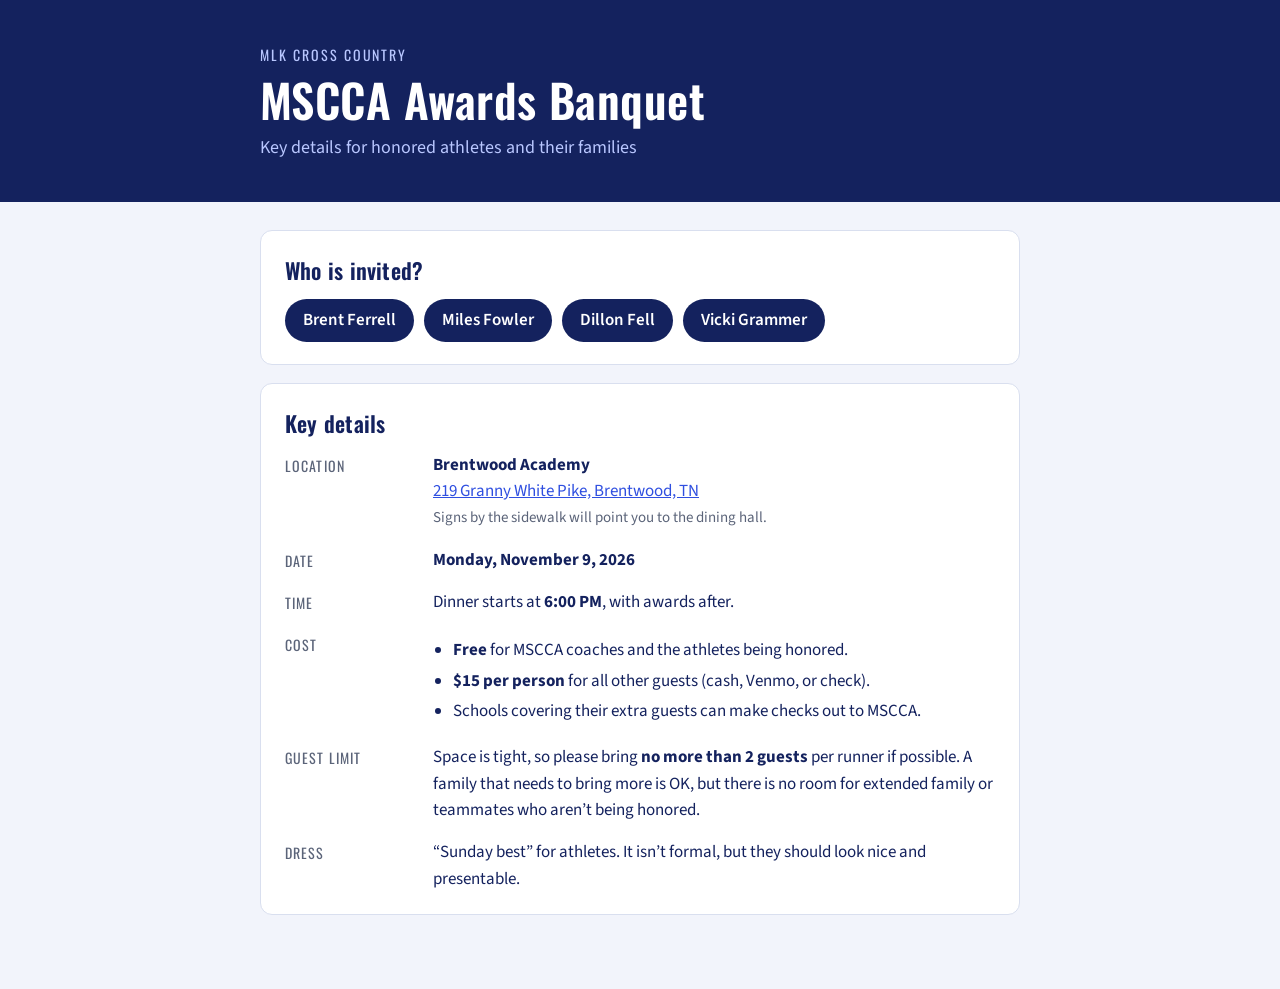
<file: MSCCA_banquet.html>
<!DOCTYPE html>
<html lang="en">
<head>
<meta charset="UTF-8">
<meta name="robots" content="noindex, nofollow">
<meta name="viewport" content="width=device-width, initial-scale=1.0">
<meta name="theme-color" content="#14225E">
<link rel="icon" type="image/x-icon" href="favicon.ico">
<link rel="icon" type="image/png" sizes="32x32" href="favicon-32.png">
<link rel="apple-touch-icon" sizes="180x180" href="apple-touch-icon.png">
<title>MSCCA Awards Banquet — MLK Cross Country</title>
<link rel="preconnect" href="https://fonts.googleapis.com">
<link rel="preconnect" href="https://fonts.gstatic.com" crossorigin>
<link href="https://fonts.googleapis.com/css2?family=Oswald:wght@400;500;600;700&family=Source+Sans+3:wght@400;500;600;700&display=swap" rel="stylesheet">
<style>
  :root{ --pine:#14225E; --pine-soft:#1F3480; --stone:#F2F4FB; --chalk:#FFFFFF; --clay:#2F4FE0; --clay-soft:#B9C7FF; --slate:#5B6479; --line:#D9DFEF; }
  *{box-sizing:border-box;}
  body{margin:0; background:var(--stone); color:var(--pine); font-family:'Source Sans 3',sans-serif; font-size:17px; line-height:1.55;}
  h1,h2{font-family:'Oswald',sans-serif; font-weight:600; letter-spacing:0.01em; margin:0;}
  a{color:var(--clay);}
  .hero{background:var(--pine); color:#fff; padding:44px 20px 40px;}
  .wrap{max-width:760px; margin:0 auto;}
  .kicker{font-family:'Oswald',sans-serif; text-transform:uppercase; letter-spacing:0.14em; font-size:14px; color:var(--clay-soft); margin-bottom:8px;}
  .hero h1{font-size:clamp(30px,7vw,46px); line-height:1.1;}
  .hero p{margin:10px 0 0; color:var(--clay-soft); font-size:18px;}
  main{padding:28px 20px 56px;}
  .card{background:var(--chalk); border:1px solid var(--line); border-radius:12px; padding:22px 24px; margin-bottom:18px;}
  .card h2{font-size:22px; margin-bottom:12px;}
  .invited{display:flex; flex-wrap:wrap; gap:10px; margin:0; padding:0; list-style:none;}
  .invited li{background:var(--pine); color:#fff; border-radius:999px; padding:8px 18px; font-weight:600;}
  dl{margin:0; display:grid; grid-template-columns:130px 1fr; gap:16px 18px;}
  dt{font-family:'Oswald',sans-serif; text-transform:uppercase; letter-spacing:0.08em; font-size:14px; color:var(--slate); padding-top:3px;}
  dd{margin:0;}
  dd ul{margin:6px 0 0 20px; padding:0;}
  dd li{margin-bottom:4px;}
  .note{color:var(--slate); font-size:15px;}
  @media (max-width:560px){ dl{grid-template-columns:1fr; gap:4px;} dt{padding-top:12px;} dt:first-child{padding-top:0;} .card{padding:18px;} }
</style>
</head>
<body>
<header class="hero">
  <div class="wrap">
    <div class="kicker">MLK Cross Country</div>
    <h1>MSCCA Awards Banquet</h1>
    <p>Key details for honored athletes and their families</p>
  </div>
</header>
<main>
  <div class="wrap">
    <section class="card">
      <h2>Who is invited?</h2>
      <ul class="invited">
        <li>Brent Ferrell</li>
        <li>Miles Fowler</li>
        <li>Dillon Fell</li>
        <li>Vicki Grammer</li>
      </ul>
    </section>

    <section class="card">
      <h2>Key details</h2>
      <dl>
        <dt>Location</dt>
        <dd><strong>Brentwood Academy</strong><br>
          <a id="dirLink" href="https://www.google.com/maps/search/?api=1&amp;query=Brentwood%20Academy%2C%20219%20Granny%20White%20Pike%2C%20Brentwood%2C%20TN" target="_blank" rel="noopener">219 Granny White Pike, Brentwood, TN</a><br>
          <span class="note">Signs by the sidewalk will point you to the dining hall.</span></dd>

        <dt>Date</dt>
        <dd><strong>Monday, November 9, 2026</strong></dd>

        <dt>Time</dt>
        <dd>Dinner starts at <strong>6:00 PM</strong>, with awards after.</dd>

        <dt>Cost</dt>
        <dd>
          <ul>
            <li><strong>Free</strong> for MSCCA coaches and the athletes being honored.</li>
            <li><strong>$15 per person</strong> for all other guests (cash, Venmo, or check).</li>
            <li>Schools covering their extra guests can make checks out to MSCCA.</li>
          </ul>
        </dd>

        <dt>Guest limit</dt>
        <dd>Space is tight, so please bring <strong>no more than 2 guests</strong> per runner if possible. A family that needs to bring more is OK, but there is no room for extended family or teammates who aren’t being honored.</dd>

        <dt>Dress</dt>
        <dd>“Sunday best” for athletes. It isn’t formal, but they should look nice and presentable.</dd>
      </dl>
    </section>
  </div>
</main>
<script>
  (function(){
    var ua = navigator.userAgent;
    if (/iPhone|iPad|iPod|Macintosh/.test(ua) && !/Windows/.test(ua)) {
      var a = document.getElementById('dirLink');
      if (a) a.href = 'https://maps.apple.com/?q=' + encodeURIComponent('Brentwood Academy, 219 Granny White Pike, Brentwood, TN');
    }
  })();
</script>
</body>
</html>
</file>
